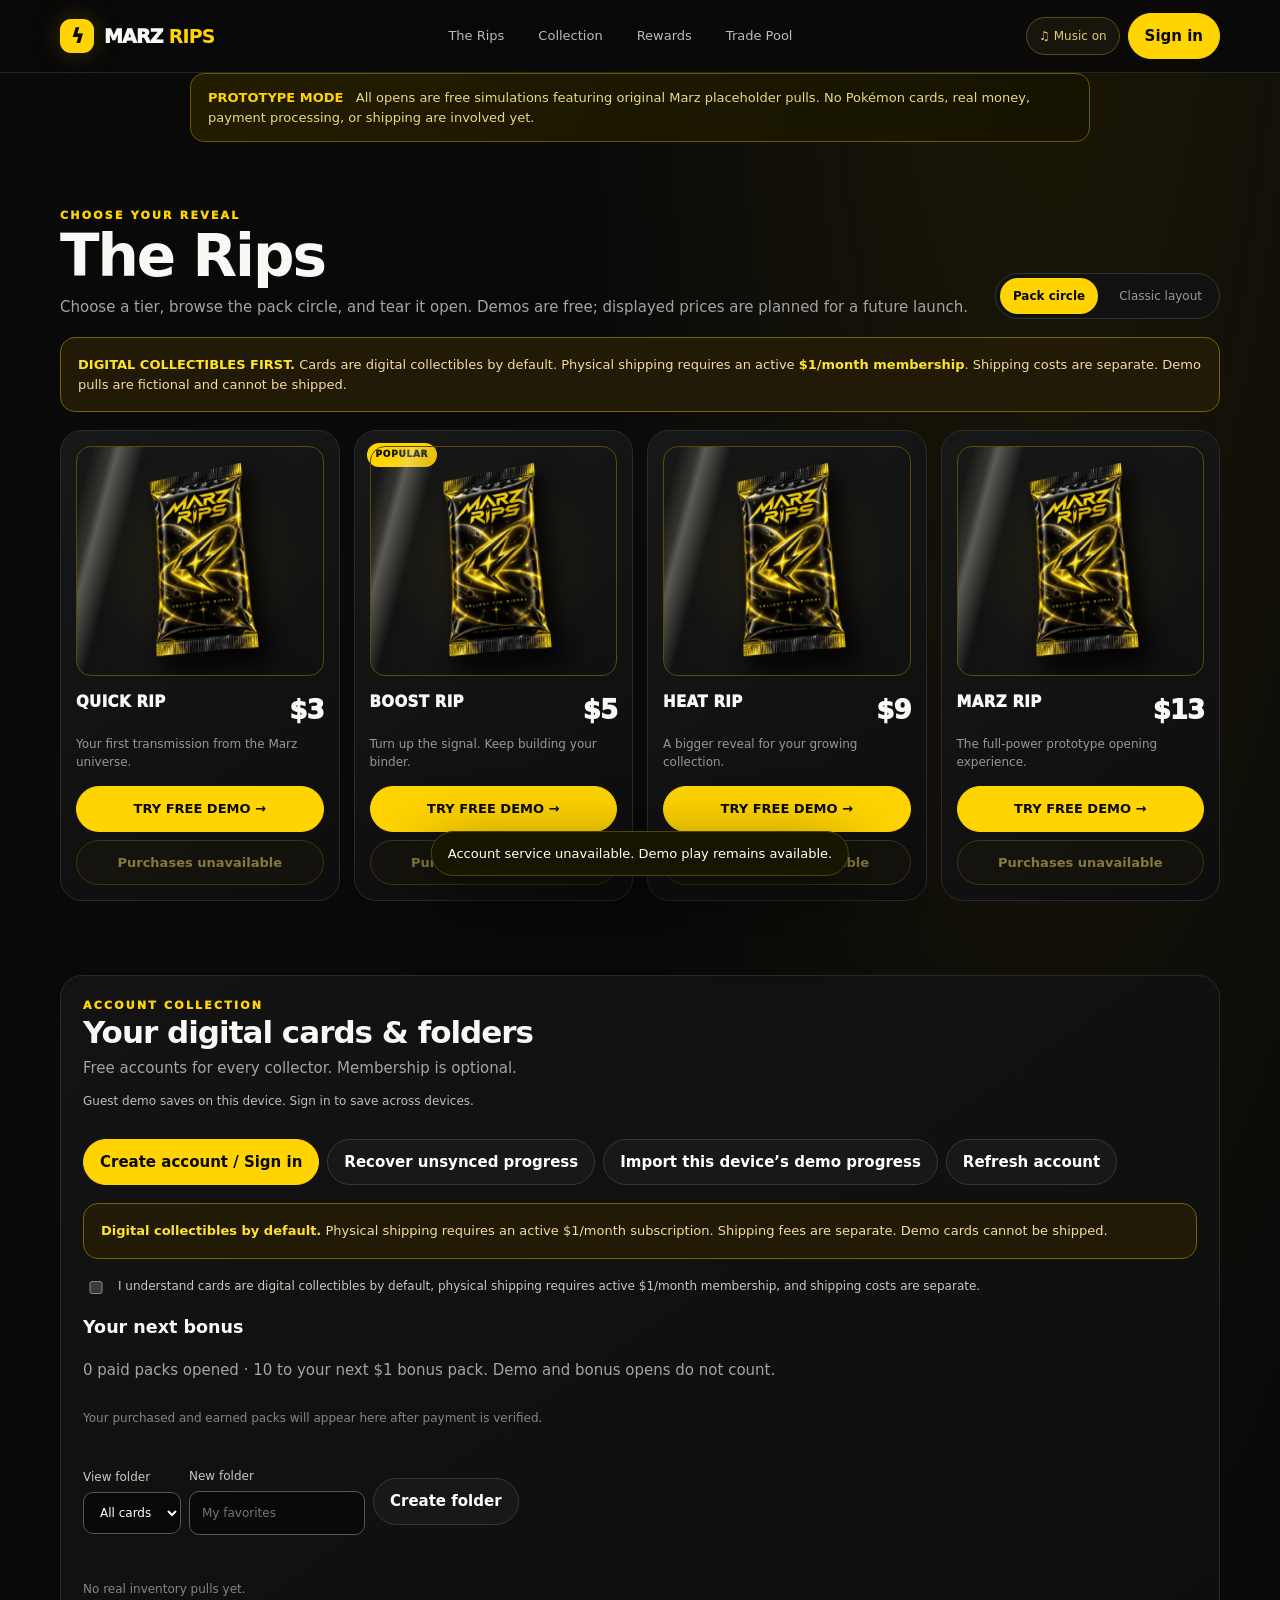
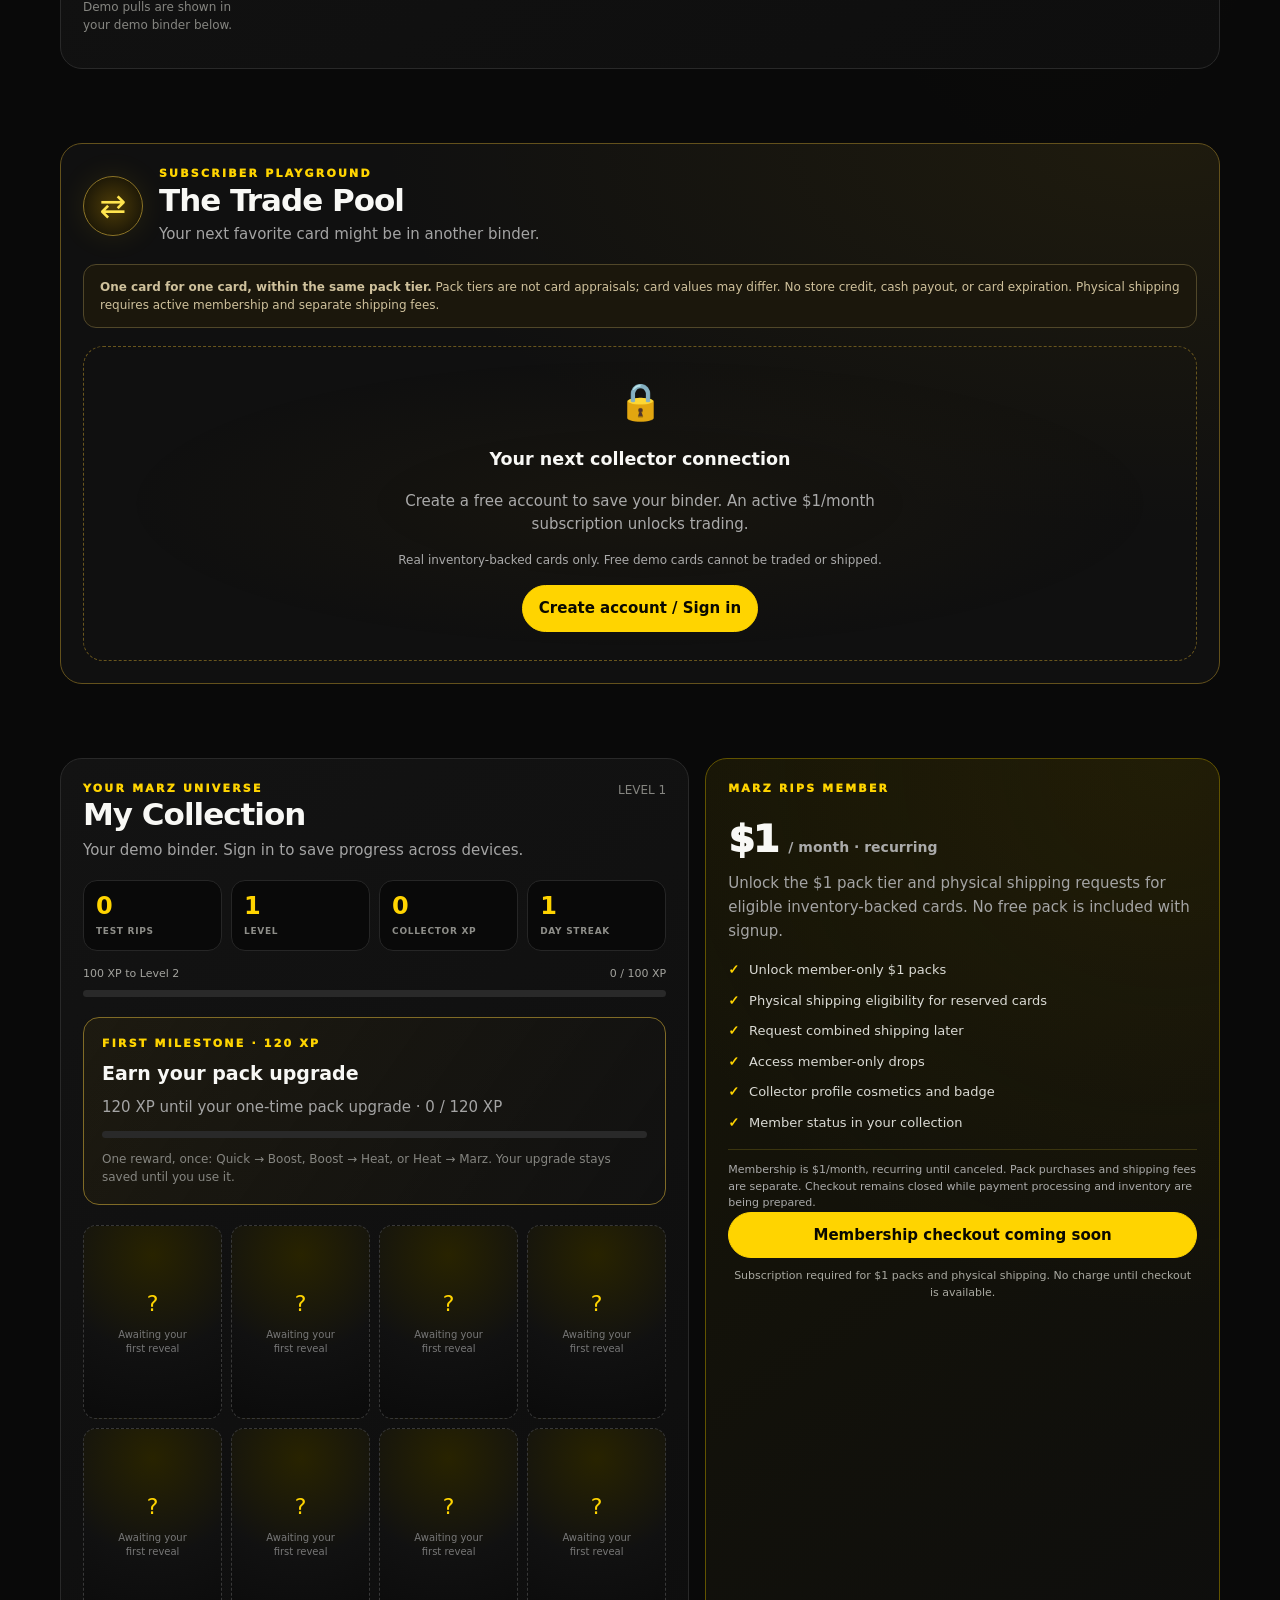
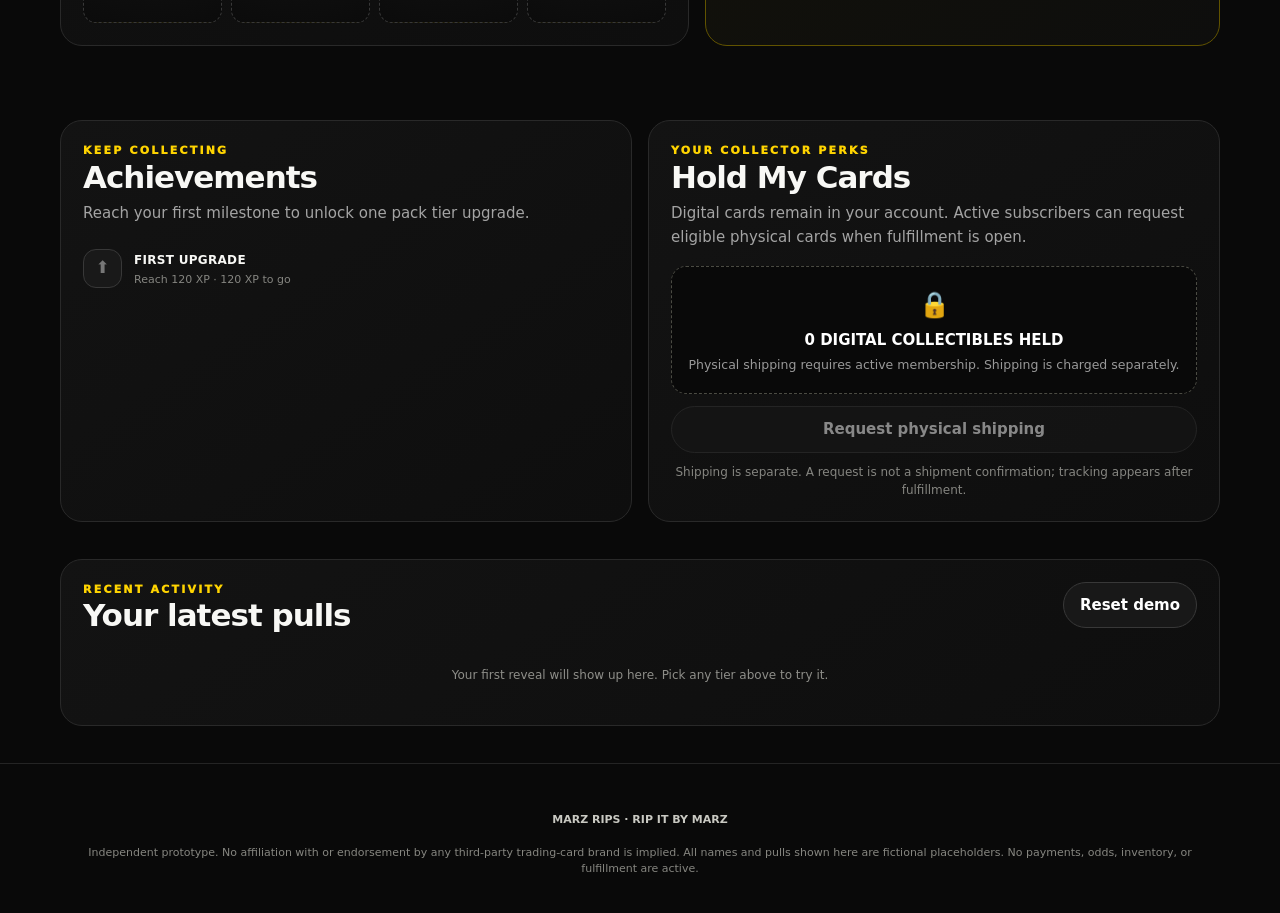
<file: index.html>
<!doctype html>
<html lang="en">
<head>
  <meta charset="utf-8">
  <meta name="viewport" content="width=device-width, initial-scale=1, viewport-fit=cover">
  <meta name="theme-color" content="#090909">
  <meta name="description" content="Marz Rips — a collector-first pack-opening prototype. Rip, reveal, and build your collection.">
  <title>Marz Rips — Rip It by Marz</title>
  <style>
    :root{color-scheme:dark;--yellow:#ffd400;--bg:#090909;--surface:#111;--surface2:#171717;--line:#292929;--muted:#a4a4a4;--text:#f8f8f5;--green:#a8ec8d;--radius:22px;--shadow:0 24px 70px #0009}
    *{box-sizing:border-box}html{scroll-behavior:smooth;scroll-padding-top:90px}body{margin:0;background:radial-gradient(ellipse at 82% -8%,#44380055,transparent 31rem),var(--bg);color:var(--text);font:15px/1.5 Inter,ui-sans-serif,system-ui,-apple-system,"Segoe UI",sans-serif}button{font:inherit;color:inherit}a{color:inherit}.wrap{width:min(1160px,calc(100% - 40px));margin:auto}.nav{position:sticky;top:0;z-index:10;background:#090909e8;border-bottom:1px solid #252525;backdrop-filter:blur(18px)}.navin{height:72px;display:flex;align-items:center;justify-content:space-between;gap:20px}.brand{display:flex;align-items:center;gap:10px;text-decoration:none;font-size:19px;font-weight:1000;letter-spacing:-.8px;white-space:nowrap}.brandmark{display:grid;place-items:center;width:34px;height:34px;background:var(--yellow);color:#080808;border-radius:11px;font-size:19px;box-shadow:0 0 26px #ffd40033}.brand b{color:var(--yellow)}.navlinks{display:flex;align-items:center;gap:8px}.navlinks a{color:#bbb;text-decoration:none;padding:10px 13px;border-radius:999px;font-size:13px}.navlinks a:hover{color:white;background:#ffffff0c}.navcta,.btn{display:inline-flex;align-items:center;justify-content:center;gap:8px;border:1px solid #383838;background:#181818;color:white;border-radius:999px;padding:11px 16px;font-weight:800;text-decoration:none;cursor:pointer;transition:transform .18s,border-color .18s,background .18s}.navcta:hover,.btn:hover{transform:translateY(-1px);border-color:#777}.btn.primary,.navcta{background:var(--yellow);border-color:var(--yellow);color:#0a0900}.btn.primary:hover,.navcta:hover{background:#ffe44a;border-color:#ffe44a}.btn:focus-visible,.nav a:focus-visible,button:focus-visible{outline:3px solid #fff;outline-offset:3px}.btn:disabled{opacity:.5;cursor:not-allowed;transform:none}.eyebrow{color:var(--yellow);font-size:11px;font-weight:950;letter-spacing:2.2px;text-transform:uppercase}.hero{padding:clamp(54px,8vw,100px) 0 46px;text-align:center}.hero .eyebrow{display:inline-flex;align-items:center;gap:8px}.hero h1{font-size:clamp(54px,10vw,112px);line-height:.82;letter-spacing:-.085em;margin:20px 0 24px;font-weight:1000}.hero h1 span{color:var(--yellow)}.hero p{max-width:650px;margin:0 auto;color:#b8b8b3;font-size:clamp(15px,2vw,18px);line-height:1.75}.hero-actions{display:flex;justify-content:center;gap:11px;flex-wrap:wrap;margin:28px 0 0}.hero-meta{display:flex;justify-content:center;gap:18px;flex-wrap:wrap;color:#8e8e89;font-size:12px;margin:21px auto 0}.hero-meta span{display:flex;align-items:center;gap:7px}.dot{width:7px;height:7px;border-radius:50%;background:var(--green);box-shadow:0 0 12px #a8ec8d66}.notice{max-width:900px;margin:0 auto 24px;padding:14px 17px;border:1px solid #665800;background:linear-gradient(110deg,#231d00,#151300);border-radius:14px;color:#e6d987;font-size:13px;text-align:left}.notice strong{color:var(--yellow)}.section{padding:37px 0}.sectionhead{display:flex;justify-content:space-between;align-items:end;gap:18px;margin-bottom:18px}.section h2,.panel h2{font-size:clamp(23px,4vw,31px);letter-spacing:-1px;line-height:1.1;margin:0 0 7px}.sub{color:var(--muted);margin:0;line-height:1.6}.micro{font-size:12px;color:#858580}.grid{display:grid;grid-template-columns:repeat(4,minmax(0,1fr));gap:14px}.pack{position:relative;isolation:isolate;padding:15px;border-radius:var(--radius);border:1px solid #2b2b2b;background:linear-gradient(145deg,#181818,#0d0d0d);overflow:hidden;transition:transform .2s,border-color .2s,box-shadow .2s}.pack:hover{transform:translateY(-4px);border-color:#665800;box-shadow:0 15px 38px #0008}.pack-art{height:174px;border:1px solid #5a4b00;border-radius:15px;background:radial-gradient(circle at 50% 42%,#ffd40022,transparent 48%),repeating-linear-gradient(135deg,#0a0a0a 0 17px,#141414 17px 34px);display:grid;place-items:center;position:relative;margin-bottom:15px;overflow:hidden}.pack-art:after{content:"MARZ RIPS";position:absolute;bottom:12px;font-weight:950;letter-spacing:3px;font-size:9px;color:#d1b300}.pack-symbol{width:67px;height:78px;clip-path:polygon(18% 0,83% 0,100% 14%,91% 88%,77% 100%,17% 100%,2% 89%,9% 15%);border:1px solid var(--yellow);background:linear-gradient(150deg,#282000,#090909);display:grid;place-items:center;color:var(--yellow);font-size:35px;filter:drop-shadow(0 0 16px #ffd40044)}.pack-top{display:flex;align-items:start;justify-content:space-between;gap:6px}.pack h3{font-size:15px;margin:0;font-weight:950;letter-spacing:.35px}.price{font-size:26px;font-weight:1000;letter-spacing:-1px;white-space:nowrap}.pack p{min-height:38px;color:#979792;font-size:12px;margin:5px 0 13px}.pack .btn{width:100%;padding:12px;font-size:13px}.pilltag{position:absolute;top:12px;left:12px;background:var(--yellow);color:#080808;font-weight:950;font-size:9px;text-transform:uppercase;letter-spacing:.7px;border-radius:99px;padding:5px 9px}.layout{display:grid;grid-template-columns:minmax(0,1.1fr) minmax(290px,.9fr);gap:16px}.panel{background:linear-gradient(145deg,#131313,#0e0e0e);border:1px solid #292929;border-radius:var(--radius);padding:22px;min-width:0}.panelhead{display:flex;align-items:start;justify-content:space-between;gap:10px}.stats{display:grid;grid-template-columns:repeat(4,1fr);gap:9px;margin-top:18px}.stat{padding:12px;border:1px solid #262626;background:#090909;border-radius:14px;min-width:0}.stat b{display:block;font-size:24px;line-height:1.1;color:var(--yellow)}.stat span{display:block;margin-top:5px;font-size:9px;font-weight:800;letter-spacing:.7px;color:#8e8e89;text-transform:uppercase}.progress-wrap{margin-top:15px}.progress-label{display:flex;justify-content:space-between;font-size:11px;color:#a3a39e;margin-bottom:7px}.progress{height:7px;border-radius:99px;background:#292929;overflow:hidden}.progress i{display:block;height:100%;width:0;background:linear-gradient(90deg,#e9bd00,var(--yellow));border-radius:99px;transition:width .3s}.binder{display:grid;grid-template-columns:repeat(4,minmax(0,1fr));gap:9px;margin-top:18px}.card{aspect-ratio:2.5/3.5;border:1px dashed #383838;border-radius:13px;background:radial-gradient(circle at 50% 15%,#282300,#111 55%,#0b0b0b);display:flex;align-items:center;justify-content:center;text-align:center;padding:9px;color:#777;font-size:10px;line-height:1.4;position:relative;overflow:hidden}.card .card-symbol{display:block;color:var(--yellow);font-size:22px;margin-bottom:8px}.card.owned{border-style:solid;border-color:#756100;color:#f3e9af}.card.owned:before{content:"";position:absolute;inset:-80%;background:linear-gradient(120deg,transparent,#ffd40022,transparent);transform:rotate(25deg);pointer-events:none}.cardcontent{position:relative;z-index:1}.card-tier{display:block;color:#a9a9a1;font-size:9px;margin-top:5px}.member{border-color:#615300;background:radial-gradient(circle at 90% 0,#493c003d,transparent 55%),linear-gradient(145deg,#171507,#0e0e0d)}.memberprice{font-size:38px;font-weight:1000;letter-spacing:-2px;margin:14px 0 3px}.memberprice small{font-size:14px;letter-spacing:0;color:#aaa;font-weight:600}.checklist{list-style:none;margin:17px 0;padding:0;display:grid;gap:11px}.checklist li{color:#dadad4;font-size:13px}.checklist li:before{content:"✓";color:var(--yellow);font-weight:1000;margin-right:10px}.member-note{border-top:1px solid #3b350f;padding-top:12px;font-size:11px;color:#aaa}.member .btn{width:100%}.member-state{font-size:11px;color:#a9a9a1;margin:10px 0 0;text-align:center}.subgrid{display:grid;grid-template-columns:1fr 1fr;gap:16px}.ach-list{display:grid;gap:0;margin-top:11px}.ach{display:flex;align-items:center;gap:12px;padding:12px 0;border-bottom:1px solid #242424}.ach:last-child{border:0}.badge{width:39px;height:39px;flex:0 0 39px;border-radius:13px;border:1px solid #383838;background:#191919;display:grid;place-items:center;color:#777;font-size:17px}.badge.unlocked{color:var(--yellow);border-color:#705f00;background:#242000}.ach b{font-size:12px;letter-spacing:.3px}.ach small{display:block;color:#858580;font-size:11px;margin-top:2px}.holdbox{margin-top:17px;padding:19px 14px;border:1px dashed #4b4b43;border-radius:15px;text-align:center;color:#aaa;background:#090909}.holdbox.active{border-color:#615300;background:#171507;color:#f4e694}.holdicon{display:block;font-size:25px;margin-bottom:6px}.holdbox strong{color:#fff}.holdbox small{display:block;color:#999;margin-top:4px}.hold-actions{display:grid;gap:8px;margin-top:12px}.hold-actions .btn{width:100%}.activity{display:grid;gap:8px;margin-top:14px}.activity-row{display:flex;justify-content:space-between;gap:12px;padding:10px 12px;background:#0a0a0a;border:1px solid #252525;border-radius:12px;font-size:12px}.activity-row span:last-child{color:#aaa;white-space:nowrap}.empty{color:#8e8e89;text-align:center;padding:19px 5px;font-size:12px}.toast{position:fixed;z-index:30;left:50%;bottom:calc(24px + env(safe-area-inset-bottom));transform:translate(-50%,18px);padding:12px 16px;border:1px solid #504500;border-radius:999px;background:#171500;color:#fff;font-size:13px;box-shadow:var(--shadow);opacity:0;pointer-events:none;transition:.25s;max-width:calc(100% - 32px);text-align:center}.toast.show{opacity:1;transform:translate(-50%,0)}.modal{position:fixed;inset:0;z-index:20;background:#000c;display:none;place-items:center;padding:18px;backdrop-filter:blur(9px)}.modal.show{display:grid}.modalbox{width:min(470px,100%);border:1px solid #504500;background:linear-gradient(145deg,#171507,#090909);border-radius:26px;padding:18px;box-shadow:0 25px 100px #000}.modalhead{display:flex;justify-content:space-between;align-items:center;margin-bottom:14px}.modalhead h2{font-size:16px;margin:0}.iconbtn{width:38px;height:38px;border-radius:50%;border:1px solid #393939;background:#111;cursor:pointer}.tear{position:relative;height:min(56vh,380px);min-height:285px;border:2px solid #5b4c00;border-radius:19px;display:grid;place-items:center;text-align:center;cursor:default;background:radial-gradient(circle at 50% 44%,#ffd4001b,transparent 48%),repeating-linear-gradient(135deg,#090909 0 20px,#151515 20px 40px);box-shadow:inset 0 0 45px #ffd40012,0 0 36px #ffd4001a;overflow:hidden;padding:18px;user-select:none;touch-action:pan-y}.tear.ripping{animation:shake .55s linear 2}.tear.ripped{background:radial-gradient(circle at 50% 45%,#74600070,transparent 48%),#0c0b07}.rip-pack-face{position:relative;width:min(235px,68%);height:158px;margin:4px auto 20px;border:1px solid #806b00;border-radius:14px;background:linear-gradient(145deg,#282000,#100e04 58%,#070707);box-shadow:0 13px 35px #0009,inset 0 0 30px #ffd40013;transition:transform .25s,opacity .25s;overflow:visible}.rip-pack-face:before{content:"";position:absolute;inset:8px;border:1px solid #443800;border-radius:9px;pointer-events:none}.pack-brand{position:absolute;inset:28px 0 auto;color:var(--yellow);font-weight:1000;letter-spacing:3px;font-size:14px}.pack-mark{position:absolute;top:59px;left:50%;transform:translateX(-50%);font-size:39px;color:var(--yellow);text-shadow:0 0 20px #ffd40066}.rip-track{position:absolute;left:8%;right:8%;top:112px;height:8px;border-top:2px dashed #ad9200;background:#090909;border-radius:9px}.rip-track-fill{height:5px;width:var(--rip-progress,0%);border-radius:9px;background:linear-gradient(90deg,#b79800,var(--yellow));box-shadow:0 0 11px #ffd40077}.rip-handle{position:absolute;top:-20px;left:0;display:grid;place-items:center;width:46px;height:46px;border:2px solid #fff2a8;border-radius:14px;background:var(--yellow);color:#090909;font-size:23px;font-weight:1000;box-shadow:0 5px 19px #0009;cursor:grab;touch-action:none;transform:translateX(var(--handle-x,0px));transition:transform .06s;z-index:2}.rip-handle:active{cursor:grabbing}.tear.ripping .rip-handle,.tear.ripped .rip-handle{cursor:default}.rip-instruction{font-size:13px;font-weight:950;letter-spacing:.5px;color:#f4e394}.rip-hint{margin-top:6px;color:#9d9d96;font-size:11px}.tear.ripped .rip-instruction,.tear.ripped .rip-hint{display:none}.reveal-card{position:absolute;inset:18px;display:grid;place-content:center;opacity:0;transform:translateY(18px) scale(.86);transition:opacity .35s,transform .35s;pointer-events:none}.tear.ripped .reveal-card{opacity:1;transform:translateY(0) scale(1)}.tear.ripped .rip-pack-face{position:absolute;width:min(235px,62%);height:76%;top:12%;left:50%;margin:0;transform:translateX(-50%) rotate(-4deg);opacity:.18}.tear.ripped .reveal-title{margin:0;color:#fff2a8}.sound-toggle{border:1px solid #383838;background:#111;border-radius:999px;padding:7px 10px;color:#c9c9c2;font-size:11px;font-weight:800;cursor:pointer}.sound-toggle[aria-pressed="true"]{border-color:#665800;color:var(--yellow)}.reveal-title{font-size:clamp(20px,6vw,28px);font-weight:1000;letter-spacing:-.7px;margin-top:12px}.reveal-sub{color:#aaa;font-size:12px;margin-top:7px}.modalfoot{display:grid;gap:10px;margin-top:13px}.modalfoot .btn{width:100%}.modalfoot .btn[hidden]{display:none!important}.tiny{color:#868680;font-size:10px;text-align:center}.footer{padding:48px 0 35px;border-top:1px solid #242424;color:#868680;text-align:center;font-size:11px}.footer strong{color:#c9c9c2}.bottomnav{display:none}@keyframes shake{0%,100%{transform:translateX(0) rotate(0)}20%{transform:translateX(-7px) rotate(-1deg)}40%{transform:translateX(6px) rotate(1deg)}60%{transform:translateX(-5px)}80%{transform:translateX(5px)}}
    @media(max-width:900px){.grid{grid-template-columns:repeat(2,minmax(0,1fr))}.pack-art{height:155px}.layout{grid-template-columns:1fr 1fr}.subgrid{grid-template-columns:1fr}}
    @media(max-width:640px){html{scroll-padding-top:76px}.wrap{width:min(100% - 28px,520px)}.navin{height:62px}.brand{font-size:17px}.brandmark{width:31px;height:31px}.navlinks{display:none}.navcta{padding:9px 13px;font-size:12px}.hero{padding:52px 0 29px}.hero h1{font-size:clamp(53px,17vw,82px);margin:18px 0}.hero p{font-size:14px;line-height:1.65}.hero-actions .btn{flex:1;min-width:145px}.hero-meta{gap:10px 15px;font-size:10px}.notice{font-size:12px;padding:12px 13px;margin-bottom:13px}.section{padding:28px 0}.sectionhead{align-items:start;flex-direction:column;gap:5px}.section h2,.panel h2{font-size:23px}.grid{gap:10px}.pack{padding:10px;border-radius:18px}.pack-art{height:138px;border-radius:12px;margin-bottom:11px}.pack-symbol{width:57px;height:67px;font-size:29px}.pack h3{font-size:12px}.price{font-size:22px}.pack p{min-height:36px;font-size:10px;margin:3px 0 10px}.pack .btn{padding:10px 5px;font-size:11px}.pilltag{top:8px;left:8px;font-size:8px}.layout{grid-template-columns:1fr;gap:11px}.panel{padding:17px;border-radius:19px}.stats{gap:7px;margin-top:14px}.stat{padding:10px}.stat b{font-size:21px}.stat span{font-size:8px}.binder{gap:7px;margin-top:14px}.card{border-radius:10px;padding:6px;font-size:9px}.card .card-symbol{font-size:19px;margin-bottom:5px}.card-tier{font-size:8px}.subgrid{gap:11px}.ach{padding:10px 0}.holdbox{padding:16px 12px}.footer{padding:36px 0 92px;font-size:10px}.bottomnav{position:fixed;z-index:9;display:grid;grid-template-columns:repeat(4,1fr);gap:2px;left:10px;right:10px;bottom:calc(9px + env(safe-area-inset-bottom));padding:6px;border:1px solid #303030;border-radius:18px;background:#101010ed;backdrop-filter:blur(16px);box-shadow:0 8px 35px #0009}.bottomnav button{border:0;background:transparent;border-radius:12px;color:#aaa;font-size:9px;font-weight:800;padding:7px 2px;display:grid;place-items:center;gap:3px;cursor:pointer}.bottomnav button span{font-size:17px;line-height:1}.bottomnav button.active{color:var(--yellow);background:#ffd40012}.toast{bottom:calc(82px + env(safe-area-inset-bottom))}}
    @media(max-width:360px){.wrap{width:calc(100% - 22px)}.hero h1{font-size:51px}.pack-art{height:118px}.pack h3{font-size:11px}.price{font-size:20px}.hero-actions{gap:8px}.btn{padding:10px 12px}}
    @media(prefers-reduced-motion:reduce){*,*::before,*::after{scroll-behavior:auto!important;animation-duration:.01ms!important;animation-iteration-count:1!important;transition-duration:.01ms!important}}

/* Circular pack room. Classic layout remains available without changing collection data. */
[hidden]{display:none!important}
body.cinematic .hero{display:none}
body.cinematic #packs{padding-top:42px}
body.cinematic #packs h2{font-size:clamp(34px,6vw,58px);letter-spacing:-2px}
.layout-switch{display:flex;align-items:center;gap:8px;padding:4px;border:1px solid #383329;border-radius:99px;background:#111;flex-shrink:0}
.layout-switch button{border:0;background:transparent;padding:9px 13px;border-radius:99px;color:#999;font-size:12px;cursor:pointer}
.layout-switch button[aria-pressed=true]{background:#ffd400;color:#080808;font-weight:900}
body.cinematic .pack-art{height:206px;background:radial-gradient(ellipse at 50% 50%,#6d590050,transparent 70%),repeating-linear-gradient(135deg,#0a0a0a 0 17px,#141414 17px 34px)}
body.cinematic .pack-symbol{width:100px;height:128px;font-size:49px;background:linear-gradient(125deg,#191500,#5c4b00 35%,#151100 55%,#382e00);box-shadow:inset 0 0 20px #ffd40044}
body.cinematic .modal{padding:16px;background:radial-gradient(ellipse at 50% 55%,#272000d9,#020202f5 75%);overflow:auto}
body.cinematic .modalbox{width:min(780px,100%);border-color:#4e431d;background:radial-gradient(ellipse at 50% 35%,#211b09,#090909 65%);padding:24px;position:relative;overflow:hidden}
body.cinematic .modalhead h2{font-size:20px;letter-spacing:-.5px}
.opening-steps{display:flex;gap:20px;color:#666;font-size:10px;letter-spacing:1.3px;text-transform:uppercase;margin:12px 0 22px}
.opening-steps span.active{color:var(--yellow)}
.pack-room{position:relative;text-align:center}
.room-title{font-size:30px;letter-spacing:-1px;font-weight:950;line-height:1.15;margin:4px 0 8px}
.room-hint{color:#a6a398;font-size:12px;margin:0}
.orbit-stage{height:330px;position:relative;isolation:isolate;overflow:hidden;touch-action:pan-y;user-select:none;cursor:grab;outline-offset:-4px}
.orbit-stage:active{cursor:grabbing}
.orbit-ring{position:absolute;left:12%;right:12%;top:50%;height:115px;border:1px solid #a88b0055;border-radius:50%;box-shadow:0 0 30px #ffd40019,inset 0 0 28px #ffd40015;transform:rotate(-5deg);pointer-events:none}
.orbit-ring:after{content:'';position:absolute;inset:17px;border:1px solid #d2ae0022;border-radius:50%}
.orbit-pack{position:absolute;left:50%;top:37%;width:132px;height:194px;margin:-65px 0 0 -66px;border:1px solid #8b742a;border-radius:9px;padding:14px 10px;background:repeating-linear-gradient(0deg,transparent 0 3px,#ffffff06 3px 4px),linear-gradient(125deg,#29251a,#6c5718 18%,#151309 38%,#51451d 66%,#0f0d07);box-shadow:inset 0 1px 3px #fff6,0 20px 26px #0009;display:flex;flex-direction:column;align-items:center;justify-content:center;gap:6px;will-change:transform;transition:transform .35s cubic-bezier(.2,.75,.2,1),opacity .35s,filter .35s;cursor:pointer;color:#ffdc45;overflow:hidden}
.orbit-pack:before,.orbit-pack:after{content:'';position:absolute;left:0;right:0;height:12px;background:repeating-linear-gradient(90deg,#9e853c 0 2px,#362b13 2px 5px);border-bottom:1px solid #b7a15b66}
.orbit-pack:before{top:0}.orbit-pack:after{bottom:0}
.orbit-pack .foil-mark{font-size:62px;text-shadow:0 0 25px #ffce0066;line-height:1.2}
.orbit-pack b{font-size:13px;letter-spacing:1.4px}.orbit-pack small{font-size:8px;letter-spacing:1.3px}.orbit-pack .pack-number{font:10px ui-monospace,monospace;margin-top:8px;color:#dfd2ab}
.orbit-pack[aria-pressed=true]{border-color:#ffdf60;box-shadow:0 0 25px #ffd40030,0 26px 30px #000,inset 0 0 20px #ffe45c20}
.orbit-nav{display:flex;justify-content:center;align-items:center;gap:20px;margin:-8px 0 14px;position:relative;z-index:12}
.orbit-nav button{width:42px;height:42px;border:1px solid #5c4c23;border-radius:50%;background:#18150c;color:#ffde50;font-size:24px;cursor:pointer}
.orbit-label{font:12px ui-monospace,monospace;color:#e2d7aa;min-width:135px}
.cinematic #ripButton{background:transparent;border-color:#383329;color:#aaa;width:auto;justify-self:center;font-size:11px;padding:8px 14px}
.room-confirm{width:min(360px,100%);min-height:49px;font-size:14px}
body.cinematic .tear{height:375px;min-height:300px;border:0;background:radial-gradient(ellipse at 50% 75%,#7a590022,transparent 65%);box-shadow:none;padding:16px;overflow:hidden}
body.cinematic .rip-pack-face{width:195px;height:255px;border-radius:9px;background:repeating-linear-gradient(0deg,transparent 0 3px,#ffffff06 3px 4px),linear-gradient(120deg,#312816,#857032 20%,#171208 38%,#4f431d 70%,#0c0b08);box-shadow:0 20px 40px #0009,inset 0 0 28px #ffd40022;margin:0 auto 17px}
body.cinematic .pack-brand{top:65px;font-size:17px;letter-spacing:2px}
body.cinematic .pack-mark{top:102px;font-size:65px}
body.cinematic .rip-track{top:29px;border-top-color:#ffe48b;left:7%;right:7%}
body.cinematic .rip-pack-face:after{content:'SELECTED PACK';position:absolute;bottom:28px;left:0;right:0;font-size:9px;letter-spacing:2px;color:#b9a66a}
body.cinematic .tear.ripping{animation:anticipation .65s ease-in-out infinite}
body.cinematic .tear.ripping .rip-pack-face{transform:scale(1.025);box-shadow:0 0 70px #ffc40055}
body.cinematic .tear.ripped .rip-pack-face{width:195px;height:255px;left:50%;top:15px;opacity:0;transform:translateX(-50%) translateY(-100px) rotate(-20deg);transition:opacity .5s,transform .7s}
body.cinematic .reveal-card{inset:5px;z-index:3;transform:translateY(90px) scale(.75) rotateY(65deg);transition:opacity .7s,transform .9s cubic-bezier(.15,.8,.2,1)}
body.cinematic .tear.ripped .reveal-card{transform:translateY(0) scale(1) rotateY(0)}
.reveal-art{width:190px;height:256px;margin:0 auto 9px;border:2px solid #d7b454;border-radius:13px;padding:8px;position:relative;overflow:hidden;background:linear-gradient(130deg,#463421,#d3ad4666 25%,#160f20 45%,#a6782966 70%,#302518);box-shadow:0 0 24px #ffd40044,0 22px 45px #000}
.reveal-art-inner{height:100%;position:relative;overflow:hidden;border:1px solid #d6b86666;border-radius:8px;background:radial-gradient(circle at 50% 44%,#593c82,#1c1532 40%,#070a12 78%);display:flex;flex-direction:column;align-items:center;justify-content:center}
.reveal-art-inner:before{content:'';width:240px;height:70px;position:absolute;top:80px;left:-35px;border:1px solid #fcd67466;border-radius:50%;transform:rotate(-30deg);box-shadow:0 0 22px #8b65bb55}
.reveal-art-inner:after{content:'';position:absolute;inset:-100%;background:linear-gradient(110deg,transparent 42%,#fff9 50%,transparent 58%);transform:translateX(-60%) rotate(20deg);animation:none}
.tear.ripped .reveal-art-inner:after{animation:foil-pass 2.5s ease-out 1}
.reveal-glyph{font-size:82px;line-height:1;color:#ffe68a;text-shadow:0 0 28px #e5b945;position:relative;z-index:1}
.reveal-art-label{position:absolute;top:10px;font-size:8px;letter-spacing:2px;color:#e6d4a0}.reveal-art-rarity{position:absolute;bottom:13px;font-size:10px;font-weight:900;letter-spacing:2px;color:#ffdf84}
body.cinematic .reveal-title{font-size:24px;margin-top:0}.reveal-sub{max-width:300px;margin:5px auto 0}
body.classic .reveal-art,body.classic .opening-steps{display:none}
.reveal-effects{position:absolute;inset:0;pointer-events:none;z-index:1;opacity:0;overflow:hidden}
.tear.ripped .reveal-effects{opacity:1}
.reveal-bloom{position:absolute;width:300px;height:300px;left:50%;top:40%;margin:-150px;background:radial-gradient(circle,#fff8bf99,#ffcc0022 35%,transparent 65%);border-radius:50%;animation:reveal-bloom 1.2s ease-out both}
.light-beam{position:absolute;left:50%;top:-90px;width:110px;height:500px;transform-origin:50% 80%;background:linear-gradient(180deg,transparent,#f5d36f2b,transparent);filter:blur(5px)}
.light-beam.a{transform:rotate(32deg)}.light-beam.b{transform:rotate(-32deg)}
.spark{position:absolute;left:50%;top:48%;width:3px;height:3px;border-radius:50%;background:#ffe79b;box-shadow:0 0 8px #ffcd38;animation:spark-out 1.5s ease-out both;animation-delay:var(--delay)}
@keyframes spark-out{from{transform:translate(0,0) scale(1.3);opacity:1}to{transform:translate(var(--sx),var(--sy)) scale(.2);opacity:0}}
@keyframes reveal-bloom{0%{opacity:0;transform:scale(.3)}35%{opacity:1;transform:scale(1.4)}100%{opacity:.2;transform:scale(1.8)}}
@keyframes foil-pass{to{transform:translateX(65%) rotate(20deg)}}
@keyframes anticipation{0%,100%{transform:translateY(0)}50%{transform:translateY(-3px)}}
@media(max-width:640px){body.cinematic #packs{padding-top:24px}.layout-switch button{padding:8px 11px;font-size:11px}body.cinematic .sectionhead{gap:15px}body.cinematic .pack-art{height:150px}body.cinematic .pack-symbol{width:74px;height:105px;font-size:37px}body.cinematic .modal{padding:9px}body.cinematic .modalbox{padding:16px 12px;border-radius:22px;max-height:calc(100dvh - 18px);overflow:auto}.opening-steps{gap:15px;margin-bottom:16px;font-size:9px}.room-title{font-size:26px}.orbit-stage{height:295px}.orbit-pack{width:112px;height:170px;margin-left:-56px}.orbit-pack .foil-mark{font-size:51px}.orbit-pack b{font-size:11px}.orbit-pack small{font-size:7px}.orbit-nav{margin-top:-4px}body.cinematic .tear{height:365px;min-height:290px}body.cinematic .modalhead h2{font-size:17px}.sound-toggle{font-size:10px;padding:7px}.room-hint{font-size:11px}}
@media(prefers-reduced-motion:reduce){.reveal-effects{display:none!important}.orbit-pack{will-change:auto}.tear.ripping{animation:none!important}.reveal-art-inner:after{display:none}}


/* Suspense phase: no pull identity is displayed until the final reveal. */
.music-toggle{background:#18150d;border:1px solid #5a4b20;color:#e6ca73;border-radius:99px;padding:9px 12px;font-size:12px;cursor:pointer;white-space:nowrap}
.music-toggle[aria-pressed=false]{color:#999;border-color:#333}
.tear-cap{display:none}body.cinematic .tear-cap{display:block;position:absolute;left:-1px;right:-1px;top:-1px;height:35px;border:1px solid #ae9245;border-radius:8px 8px 0 0;background:repeating-linear-gradient(90deg,#9e853c 0 2px,#362b13 2px 5px);transform-origin:0 100%;transform:rotate(calc(var(--tear-amount,0) * -3deg));transition:transform .15s;z-index:1;pointer-events:none}
body.cinematic .tear.ripping{animation:none}
body.cinematic .tear.ripping .tear-cap{transform:translate(22px,-95px) rotate(-32deg);transition:transform 1s cubic-bezier(.2,.6,.3,1)}
body.cinematic .tear.showtime .rip-pack-face{opacity:0;transform:translateY(-110px) rotate(-9deg) scale(.85);transition:transform .9s,opacity .7s}
.tear.showtime .rip-instruction,.tear.showtime .rip-hint{visibility:hidden}
.mystery-card{position:absolute;left:50%;top:22px;width:190px;height:256px;margin-left:-95px;perspective:1100px;z-index:4;visibility:hidden;opacity:0;pointer-events:none}
.tear.showtime .mystery-card{visibility:visible;opacity:1;transition:opacity .5s}
.mystery-spinner{position:relative;width:100%;height:100%;transform-style:preserve-3d}
.tear.showtime .mystery-spinner{animation:mystery-turn 3.55s cubic-bezier(.35,.05,.3,1) both}
.mystery-face{position:absolute;inset:0;backface-visibility:hidden;border:2px solid #e1bb5c;border-radius:13px;background:repeating-linear-gradient(135deg,#ffd40007 0 2px,transparent 2px 11px),radial-gradient(ellipse at 50% 45%,#735725,#14101c 65%);box-shadow:0 0 30px #ffd40033,0 18px 30px #0008;display:flex;flex-direction:column;align-items:center;justify-content:center;gap:16px;overflow:hidden}
.mystery-face:before{content:'';position:absolute;inset:8px;border:1px solid #cfb96666;border-radius:7px}.mystery-face:after{content:'';position:absolute;inset:-100%;background:linear-gradient(110deg,transparent 43%,#ffffca88 50%,transparent 57%);animation:none}
.tear.showtime .mystery-face:after{animation:mystery-shine 2s linear 2}
.mystery-face.reverse{transform:rotateY(180deg)}.mystery-face b{color:#ffe187;font-size:14px;letter-spacing:2px}.mystery-face span{font-size:72px;color:#ffe28b;text-shadow:0 0 24px #ffcf4b}.mystery-face small{color:#d8cba4;letter-spacing:2px;font-size:8px}
.suspense-label{position:absolute;bottom:35px;left:0;right:0;text-align:center;font-size:12px;color:#e2c776;letter-spacing:2px;font-weight:800;opacity:0}
.tear.showtime .suspense-label{opacity:1;transition:opacity .6s}.tear.ripped .suspense-label{opacity:0}
.tear.showtime .reveal-effects{opacity:1}.tear.showtime .light-beam.a{animation:sweep-a 3.5s ease-in-out both}.tear.showtime .light-beam.b{animation:sweep-b 3.5s ease-in-out both}
@keyframes mystery-turn{0%{transform:translateY(70px) scale(.65) rotateY(-160deg) rotateZ(-12deg)}22%{transform:translateY(0) scale(1) rotateY(0deg) rotateZ(4deg)}68%{transform:translateY(-12px) scale(1.06) rotateY(720deg) rotateZ(-4deg)}100%{transform:translateY(0) scale(1) rotateY(1080deg) rotateZ(0)}}
@keyframes mystery-shine{0%{transform:translateX(-65%) rotate(18deg)}100%{transform:translateX(65%) rotate(18deg)}}
@keyframes sweep-a{from{transform:rotate(-40deg)}to{transform:rotate(30deg)}}@keyframes sweep-b{from{transform:rotate(40deg)}to{transform:rotate(-30deg)}}
@media(max-width:640px){.cinematic .modalhead{flex-wrap:wrap;gap:10px}.cinematic .modalhead h2{flex:1 0 100%}.modalhead .music-toggle{font-size:10px;padding:7px 9px}.navin{gap:8px}.navcta{font-size:10px;padding:8px 10px}.music-toggle{font-size:10px;padding:8px 9px}.brand{font-size:15px;gap:6px}}
@media(prefers-reduced-motion:reduce){.mystery-card{display:none}.suspense-label{display:none}.tear-cap{transition:none!important}}

  
/* Physical foil packets: front face, folded side gusset and crimped seals. */
.orbit-pack{padding:0;border:0;background:none;box-shadow:none;overflow:visible;display:block;transform-style:preserve-3d}
.orbit-pack:before,.orbit-pack:after{display:none}
.packet-front{position:absolute;inset:0;display:flex;flex-direction:column;align-items:center;justify-content:center;gap:6px;border:1px solid #c4a65b;border-radius:7px;background:linear-gradient(100deg,#fff5bc28,transparent 12%,#0008 47%,transparent 68%,#fff6c735 89%,#0005),repeating-linear-gradient(0deg,transparent 0 3px,#ffffff08 3px 4px),linear-gradient(135deg,#a88b3f,#332a12 24%,#17130b 48%,#79612a 80%,#c4aa5d);box-shadow:inset 2px 0 3px #fff7,inset -3px 0 6px #000b,0 23px 24px #0009;transform:translateZ(6px);overflow:hidden;color:#ffe270}
.packet-front:before,.packet-front:after{content:'';position:absolute;left:0;right:0;height:13px;background:repeating-linear-gradient(90deg,#dcc276 0 1px,#594519 1px 3px,#ab8c3d 3px 4px);box-shadow:0 1px 2px #0009,inset 0 2px 2px #fff4;z-index:2}
.packet-front:before{top:0;border-bottom:1px solid #eee0ad66}.packet-front:after{bottom:0;border-top:1px solid #eee0ad66}
.packet-side{position:absolute;top:2px;bottom:2px;right:-6px;width:12px;border-radius:2px;background:linear-gradient(90deg,#473616,#c4a352 28%,#695021 45%,#221a0c 55%,#927132 90%);border:1px solid #ad8e44;transform:rotateY(90deg);transform-origin:center;box-shadow:inset 0 1px 3px #fff5;pointer-events:none}
.packet-front .foil-mark{color:#ffda3f;text-shadow:1px 2px 0 #715100,-1px -1px 0 #fff0a1,0 0 22px #ffd40044}
.orbit-pack[aria-pressed=true]{border:0;box-shadow:none}
.orbit-pack[aria-pressed=true] .packet-front{border-color:#fff0a1;box-shadow:inset 2px 0 3px #fff8,inset -3px 0 6px #000b,0 0 27px #ffd40025,12px 26px 25px #000b}
.orbit-pack:focus-visible{outline:2px solid #fff0a1;outline-offset:7px}
.catalog-packet{position:relative;width:112px;height:166px;transform:perspective(650px) rotateY(-24deg) rotateX(9deg) rotateZ(-8deg);transform-style:preserve-3d;transition:transform .5s;filter:drop-shadow(12px 16px 12px #0009)}
.catalog-packet .packet-front{gap:8px}.catalog-packet small{font-size:7px;letter-spacing:1.1px}.catalog-packet b{font-size:11px;letter-spacing:1px}.catalog-packet .foil-mark{font-size:60px;line-height:1}
.pack:hover .catalog-packet{transform:perspective(650px) rotateY(-13deg) rotateX(5deg) rotateZ(-3deg)}
body.classic .catalog-packet{display:none}
body.classic .pack-art:after{content:'ϟ';font-size:85px;color:#ffd400;text-shadow:0 0 25px #ffd40066}
body.cinematic .rip-pack-face{border-left:3px solid #d7b965;border-right:4px solid #4b3718;background:linear-gradient(100deg,#fff1aa25,transparent 20%,#0006 45%,transparent 70%,#fff0ae25 93%),repeating-linear-gradient(0deg,transparent 0 3px,#ffffff08 3px 4px),linear-gradient(120deg,#9f8240,#51401b 20%,#171208 45%,#796029 80%,#b19a54);box-shadow:inset 2px 0 4px #fff5,inset -3px 0 5px #0009,12px 22px 32px #000b}
.rip-packet-edge{display:none}body.cinematic .rip-packet-edge{display:block;position:absolute;right:-11px;top:5px;bottom:2px;width:8px;border:1px solid #816327;border-radius:0 4px 4px 0;background:linear-gradient(90deg,#b28c3e,#3b2b0c 50%,#786029);transform:skewY(24deg);transform-origin:left;pointer-events:none}
body.cinematic .rip-pack-face:before{inset:auto 0 0;height:13px;border:0;border-radius:0;background:repeating-linear-gradient(90deg,#c2a25b 0 1px,#51401c 1px 3px,#977a36 3px 4px)}
@media(max-width:650px){.catalog-packet{width:90px;height:132px}.catalog-packet .foil-mark{font-size:44px}.catalog-packet b{font-size:9px}.catalog-packet small{font-size:6px}}
@media(prefers-reduced-motion:reduce){.catalog-packet{transition:none}}


.packet-glint{position:absolute;inset:-30% -100%;background:linear-gradient(110deg,transparent 43%,#fff8cd22 48%,#fffce94d 50%,transparent 57%);transform:translateX(-35%);animation:foil-light 6s ease-in-out infinite;pointer-events:none}
@keyframes foil-light{0%,20%{transform:translateX(-35%)}65%,100%{transform:translateX(35%)}}
@media(prefers-reduced-motion:reduce){.packet-glint{animation:none;transform:none}}

.upgrade-reward{margin:20px 0;padding:18px;border:1px solid #806b26;border-radius:16px;background:linear-gradient(125deg,#3b300b44,#111)}.upgrade-reward h3{margin:7px 0;font-size:19px}.upgrade-reward .sub{margin:7px 0 12px}.upgrade-reward .micro{margin:12px 0 0}.upgrade-choices{display:flex;flex-wrap:wrap;gap:8px;margin:14px 0}.upgrade-choices .btn{font-size:12px;min-height:42px}.upgrade-offer{margin:0 0 18px;padding:13px 16px;border:1px solid #806b26;border-radius:14px;background:#ffd4000b}.upgrade-offer p{margin:0 0 10px;font-size:12px;color:#e4d6a1}.upgrade-offer .btn{font-size:12px;min-height:42px}.upgrade-offer .btn[aria-pressed=true]{background:#ffd400;color:#0b0900;border-color:#ffd400}
</style>
<link rel="stylesheet" href="account.css"><link rel="stylesheet" href="trading.css">
</head>
<body class="cinematic">
  <header class="nav"><div class="wrap navin">
    <a class="brand" href="#top" aria-label="Marz Rips home"><span class="brandmark">ϟ</span><span>MARZ <b>RIPS</b></span></a>
    <nav class="navlinks" aria-label="Main navigation"><a href="#packs">The Rips</a><a href="#collection">Collection</a><a href="#rewards">Rewards</a><a href="#trading">Trade Pool</a></nav>
    <div style="display:flex;align-items:center;gap:8px"><button class="music-toggle" id="musicToggle" type="button" aria-pressed="true" onclick="toggleMusic()" title="Original background music starts when you choose a tier">♫ Music on</button><button class="navcta" id="accountNav" type="button">Sign in</button><a class="btn" id="adminLink" href="admin.html" hidden>Admin</a></div>
  </div></header>
  <main class="wrap" id="top">
    <section class="hero">
      <div class="eyebrow"><span class="dot"></span> RIP &nbsp;•&nbsp; REVEAL &nbsp;•&nbsp; COLLECT</div>
      <h1>RIP IT.<br><span>BY MARZ.</span></h1>
      <p>Every rip adds a new signal to your collection. Build your binder, level up, and earn your place in the Marz universe. Choose a tier, then drag the tab across the pack to rip it open.</p>
      <div class="hero-actions"><button class="btn primary" type="button" onclick="go('packs')">Choose a rip <span aria-hidden="true">→</span></button><button class="btn" type="button" onclick="go('rewards')">See collector rewards</button></div>
      <div class="hero-meta"><span><i class="dot"></i> Opens are free in prototype</span><span>◈ Free accounts save progress online</span><span>✦ Cards not loaded yet</span></div><img class="hero-art" src="assets/marz-pack.webp" alt="Original black and yellow Marz Rips foil packet">
    </section>
    <div class="notice" role="status"><strong>PROTOTYPE MODE</strong> &nbsp; All opens are free simulations featuring original Marz placeholder pulls. No Pokémon cards, real money, payment processing, or shipping are involved yet.</div>

    <section class="section" id="packs">
      <div class="sectionhead"><div><div class="eyebrow">Choose your reveal</div><h2>The Rips</h2><p class="sub">Choose a tier, browse the pack circle, and tear it open. Demos are free; displayed prices are planned for a future launch.</p></div><div class="layout-switch" aria-label="Opening layout"><button id="cinemaLayout" type="button" aria-pressed="true" onclick="setLayout('cinematic')">Pack circle</button><button id="classicLayout" type="button" aria-pressed="false" onclick="setLayout('classic')">Classic layout</button></div></div>
      <div class="disclosure"><strong>DIGITAL COLLECTIBLES FIRST.</strong> Cards are digital collectibles by default. Physical shipping requires an active <strong>$1/month membership</strong>. Shipping costs are separate. Demo pulls are fictional and cannot be shipped.</div><div class="grid" id="packGrid"></div>
    </section>

    <section class="section" id="accountCollection"><div class="panel"><div class="panelhead"><div><div class="eyebrow">Account collection</div><h2>Your digital cards &amp; folders</h2><p id="accountIdentity" class="sub">Free accounts for every collector. Membership is optional.</p><p id="cloudState" class="sync-state">Sign in to save across devices.</p></div><button class="btn" id="signOut" hidden>Sign out</button></div><div class="account-actions"><button class="btn primary" id="createAccount">Create account / Sign in</button><button class="btn" id="recoverDemo">Recover unsynced progress</button><button class="btn" id="importDemo">Import this device’s demo progress</button><button class="btn" onclick="MarzAccount.refresh()">Refresh account</button></div><div class="disclosure"><strong>Digital collectibles by default.</strong> Physical shipping requires an active $1/month subscription. Shipping fees are separate. Demo cards cannot be shipped.</div><label class="purchase-consent"><input id="purchaseDisclosure" type="checkbox"><span>I understand cards are digital collectibles by default, physical shipping requires active $1/month membership, and shipping costs are separate.</span></label><h3>Your next bonus</h3><p id="loyaltyText" class="sub">Every 10 paid pack openings earns one $1 bonus pack. Demo and bonus openings do not count.</p><div class="ready-packs" id="readyPacks"></div><div class="collector-tools"><label>View folder<select id="folderFilter"><option value="">All cards</option></select></label><label>New folder<input id="folderName" maxlength="60" placeholder="My favorites"></label><button class="btn" id="newFolder">Create folder</button></div><div class="digital-binder" id="digitalBinder"></div><details id="shippingDetails" hidden><summary>Shipping address</summary><form id="shippingForm"><div class="subgrid"><label>Full name<input name="name" autocomplete="name" required maxlength="200"></label><label>Street address<input name="line1" autocomplete="address-line1" required maxlength="200"></label><label>Address line 2<input name="line2" autocomplete="address-line2" maxlength="200"></label><label>City<input name="city" autocomplete="address-level2" required maxlength="200"></label><label>State / region<input name="region" autocomplete="address-level1" required maxlength="200"></label><label>ZIP / postal code<input name="postal" autocomplete="postal-code" required maxlength="200"></label><label>Country<input name="country" autocomplete="country-name" required maxlength="200"></label></div><p class="micro">You will receive a shipping quote before fulfillment. Submitting does not charge you or create a shipped package.</p><button class="btn primary">Submit shipping request</button></form></details><div id="shippingHistory"></div></div></section>
<section class="section trade-section" id="trading"><div class="panel"><div class="trade-heading"><div class="trade-orb" aria-hidden="true">⇄</div><div><div class="eyebrow">Subscriber playground</div><h2>The Trade Pool</h2><p class="sub">Your next favorite card might be in another binder.</p></div></div><div class="trade-rule"><strong>One card for one card, within the same pack tier.</strong> Pack tiers are not card appraisals; card values may differ. No store credit, cash payout, or card expiration. Physical shipping requires active membership and separate shipping fees.</div><div class="trade-gate" id="tradeGate"></div><div id="tradeControls" hidden><div class="trade-list-panel"><h3>Put a card into the pool</h3><p class="micro">Listing authorizes an instant swap for any one held card from the same pack tier. Your collector username and card details become visible to other subscribers. You can withdraw before someone completes a swap.</p><div class="collector-tools"><label>Your card<select id="tradeListCard"><option value="">Choose a held card</option></select></label><button class="btn primary" id="tradePost">Add to trade pool</button></div><label class="purchase-consent"><input id="listingConsent" type="checkbox"><span>I authorize another subscriber to instantly exchange any one held card from the same pack tier for my listed card. There is no guarantee of equal monetary value. After completion, ownership of both cards changes.</span></label><div id="myTradeListings"></div></div><div class="trade-actions"><label>Browse tier<select id="tradeTier"><option value="0">All tiers</option><option value="100">$1 tier</option><option value="300">$3 tier</option><option value="500">$5 tier</option><option value="900">$9 tier</option><option value="1300">$13 tier</option></select></label><button class="btn" id="tradeRefresh">Refresh pool ↻</button></div><p class="trade-status" id="tradeStatus" role="status" aria-live="polite"></p><div class="trade-pool" id="tradePool"></div><div class="trade-pagination"><button class="btn" id="tradePrevious" disabled>← Previous</button><span id="tradePage">PAGE 1</span><button class="btn" id="tradeNext" disabled>Next →</button></div><h3>Your trade history</h3><div class="activity" id="tradeHistory"></div><div class="account-actions"><button class="btn" onclick="go('accountCollection')">View my digital binder</button><button class="btn primary" onclick="requestShipping()">Request physical shipping</button></div><p class="micro">Only inventory-backed held cards can be traded. Shipping-requested, packing and shipped cards are excluded. Requesting shipping withdraws your affected listings. Trades do not count as paid pack openings or earn bonus packs.</p></div></div></section>
<div class="modal" id="tradeDialog" role="dialog" aria-modal="true" aria-labelledby="tradeDialogTitle" aria-hidden="true"><div class="modalbox"><div class="modalhead"><h2 id="tradeDialogTitle">Choose your swap</h2><button class="iconbtn" id="tradeClose" aria-label="Close trade dialog">✕</button></div><div class="swap-pair"><div><div class="eyebrow">You give</div><div class="swap-card" id="tradeGive"><p>Select your card below.</p></div></div><div class="swap-arrow" aria-hidden="true">⇄</div><div><div class="eyebrow">You receive</div><div class="swap-card" id="tradeReceive"></div></div></div><label>Your card to exchange<select id="tradeOffer"><option value="">Choose the card you give</option></select></label><label class="purchase-consent"><input id="swapConsent" type="checkbox"><span>I confirm this one-for-one exchange. My selected card goes to the listing owner and their displayed card becomes mine. The swap completes immediately and cannot be cancelled afterward. An existing listing for my offered card will be withdrawn.</span></label><p class="micro">Both cards remain held by Marz Rips. No shipment or store credit is created by this swap. You can keep the received card in your binder or request shipping as an active subscriber.</p><button class="btn primary" id="tradeConfirm">Confirm instant trade</button><p id="swapStatus" role="status" aria-live="polite"></p></div></div>

<section class="section" id="collection">
      <div class="layout">
        <div class="panel">
          <div class="panelhead"><div><div class="eyebrow">Your Marz universe</div><h2>My Collection</h2><p class="sub">Your demo binder. Sign in to save progress across devices.</p></div><span class="micro" id="collectorLabel">LEVEL 1</span></div>
          <div class="stats"><div class="stat"><b id="pullCount">0</b><span>Test rips</span></div><div class="stat"><b id="level">1</b><span>Level</span></div><div class="stat"><b id="xp">0</b><span>Collector XP</span></div><div class="stat"><b id="streak">0</b><span>Day streak</span></div></div>
          <div class="progress-wrap"><div class="progress-label"><span id="nextLevel">100 XP to Level 2</span><span id="progressText">0 / 100 XP</span></div><div class="progress" aria-label="Level progress"><i id="progressBar"></i></div></div>
          <div class="upgrade-reward"><div class="eyebrow">First milestone · 120 XP</div><h3 id="upgradeRewardTitle">Earn your pack upgrade</h3><p id="upgradeRewardText" class="sub"></p><div class="upgrade-choices" id="upgradeChoices" aria-label="Choose your one-time tier upgrade" hidden><button class="btn primary" type="button" onclick="useUpgradeFor(3)">Use Quick → Boost</button><button class="btn primary" type="button" onclick="useUpgradeFor(5)">Use Boost → Heat</button><button class="btn primary" type="button" onclick="useUpgradeFor(9)">Use Heat → Marz</button></div><div class="progress" role="progressbar" aria-label="First pack upgrade progress" aria-valuemin="0" aria-valuemax="120" id="upgradeProgress"><i id="upgradeProgressBar"></i></div><p class="micro">One reward, once: Quick → Boost, Boost → Heat, or Heat → Marz. Your upgrade stays saved until you use it.</p></div>
          <div class="binder" id="binder" aria-label="Latest collection pulls"></div>
        </div>
        <aside class="panel member" id="membership">
          <div class="eyebrow">Marz Rips member</div><div class="memberprice">$1 <small>/ month · recurring</small></div>
          <p class="sub">Unlock the $1 pack tier and physical shipping requests for eligible inventory-backed cards. No free pack is included with signup.</p>
          <ul class="checklist"><li>Unlock member-only $1 packs</li><li>Physical shipping eligibility for reserved cards</li><li>Request combined shipping later</li><li>Access member-only drops</li><li>Collector profile cosmetics and badge</li><li>Member status in your collection</li></ul>
          <div class="member-note">Membership is $1/month, recurring until canceled. Pack purchases and shipping fees are separate. Checkout remains closed while payment processing and inventory are being prepared.</div>
          <button class="btn primary" id="memberButton" type="button">Membership checkout coming soon</button>
          <p class="member-state" id="memberState">Membership requires verified payment</p>
        </aside>
      </div>
    </section>

    <section class="section" id="rewards">
      <div class="subgrid">
        <div class="panel"><div class="eyebrow">Keep collecting</div><h2>Achievements</h2><p class="sub">Reach your first milestone to unlock one pack tier upgrade.</p><div class="ach-list" id="achievements"></div></div>
        <div class="panel"><div class="eyebrow">Your collector perks</div><h2>Hold My Cards</h2><p class="sub">Digital cards remain in your account. Active subscribers can request eligible physical cards when fulfillment is open.</p><div class="holdbox" id="holdBox"></div><div class="hold-actions"><button class="btn" id="shippingButton" type="button" onclick="requestShipping()">Request physical shipping</button></div><p class="micro" style="margin:10px 0 0;text-align:center">Shipping is separate. A request is not a shipment confirmation; tracking appears after fulfillment.</p></div>
      </div>
    </section>
    <section class="section" style="padding-top:0"><div class="panel"><div class="panelhead"><div><div class="eyebrow">Recent activity</div><h2 style="margin-bottom:0">Your latest pulls</h2></div><button class="btn" type="button" onclick="resetProgress()" title="Clear this device's prototype progress">Reset demo</button></div><div class="activity" id="activity"></div></div></section>
  </main>
  <footer class="footer"><div class="wrap"><strong>MARZ RIPS · RIP IT BY MARZ</strong><br><br>Independent prototype. No affiliation with or endorsement by any third-party trading-card brand is implied. All names and pulls shown here are fictional placeholders. No payments, odds, inventory, or fulfillment are active.</div></footer>
  <nav class="bottomnav" aria-label="Quick navigation"><button class="active" type="button" onclick="go('top',this)"><span>⌂</span>Home</button><button type="button" onclick="go('packs',this)"><span>ϟ</span>Rip</button><button type="button" onclick="go('collection',this)"><span>▤</span>Binder</button><button type="button" onclick="go('rewards',this)"><span>✦</span>Rewards</button></nav>
  <div class="modal" id="ripModal" role="dialog" aria-modal="true" aria-labelledby="modalTitle" aria-hidden="true"><div class="modalbox"><div class="modalhead"><h2 id="modalTitle">Drag to rip your pack</h2><div style="display:flex;gap:8px;align-items:center"><button class="music-toggle" id="musicModalToggle" type="button" aria-pressed="true" onclick="toggleMusic()">♫ Music on</button><button class="sound-toggle" id="soundToggle" type="button" aria-pressed="true" onclick="toggleSound()">🔊 Effects on</button><button class="iconbtn" type="button" onclick="closeModal()" aria-label="Close">✕</button></div></div><div class="opening-steps" aria-label="Opening progress"><span id="stepChoose" class="active">01 Choose pack</span><span id="stepRip">02 Rip</span><span id="stepReveal">03 Reveal</span></div><div id="upgradeOffer" class="upgrade-offer" hidden><p id="upgradeOfferText"></p><button class="btn" type="button" id="useUpgradeButton" onclick="togglePackUpgrade()" aria-pressed="false">Use my upgrade</button></div><section class="pack-room" id="packRoom" hidden><h3 class="room-title">Find your pack.</h3><p class="room-hint">Swipe or use the arrows to browse. Tap or click a pack to choose it.</p><div class="orbit-stage" id="orbitStage" role="group" tabindex="0" aria-label="Pack circle. Use left and right arrows to browse packs."><div class="orbit-ring" aria-hidden="true"></div><div id="orbitPacks"></div></div><div class="orbit-nav"><button type="button" onclick="rotatePacks(-1)" aria-label="Previous pack">‹</button><span class="orbit-label" id="orbitLabel" aria-live="polite">PACK 01 / 09</span><button type="button" onclick="rotatePacks(1)" aria-label="Next pack">›</button></div><p class="tiny">Free simulated opening · no purchase</p></section><div class="tear" id="tear" role="group" aria-label="Simulated card pack. Drag the yellow tab across the pack to tear it open."><div class="rip-pack-face" id="packFace"><i class="rip-packet-edge" aria-hidden="true"></i><div class="tear-cap" aria-hidden="true"></div><div class="pack-brand">MARZ RIPS</div><div class="pack-mark">ϟ</div><div class="rip-track"><div class="rip-track-fill" id="ripTrackFill"></div><button class="rip-handle" id="ripHandle" type="button" aria-label="Press and drag right to rip the pack">↗</button></div></div><div class="rip-instruction" id="ripInstruction">PRESS &amp; DRAG THE TAB →</div><div class="rip-hint" id="ripHint">Pull it across to tear the pack and reveal your card</div><div class="reveal-effects" id="revealEffects" aria-hidden="true"></div><div class="mystery-card" id="mysteryCard" aria-hidden="true"><div class="mystery-spinner"><div class="mystery-face"><b>MARZ RIPS</b><span>ϟ</span><small>WHAT’S INSIDE?</small></div><div class="mystery-face reverse"><b>MARZ RIPS</b><span>ϟ</span><small>WHAT’S INSIDE?</small></div></div></div><div class="suspense-label" aria-hidden="true">YOUR PULL IS COMING…</div><div class="reveal-card"><div><div class="reveal-art"><div class="reveal-art-inner"><span class="reveal-art-label">MARZ UNIVERSE</span><span class="reveal-glyph" id="revealGlyph">✦</span><span class="reveal-art-rarity" id="revealRarity">MARZ PULL</span></div></div><div class="reveal-title" id="revealTitle">Your pull</div><div class="reveal-sub" id="revealSub">Free prototype reveal · no charge</div></div></div></div><div class="modalfoot" id="ripFoot"><button class="btn primary" id="ripButton" type="button" onclick="reveal()">Open without dragging</button><button class="btn" id="doneButton" type="button" onclick="closeModal()" hidden>Back to Marz Rips</button><div class="tiny">Fictional placeholder pull · not a physical card</div></div></div></div>
  <div class="toast" id="toast" role="status" aria-live="polite"></div>
  <script>
    (()=>{
      'use strict';
      const KEY='marzRipsPrototypeV2';
      const tiers=[{price:1,name:"MEMBER RIP",tag:"MEMBERS ONLY",desc:"The $1 tier, unlocked by an active subscription."},{price:3,name:'QUICK RIP',tag:'START HERE',desc:'Your first transmission from the Marz universe.'},{price:5,name:'BOOST RIP',tag:'MORE HEAT',desc:'Turn up the signal. Keep building your binder.'},{price:9,name:'HEAT RIP',tag:'HIGH VOLTAGE',desc:'A bigger reveal for your growing collection.'},{price:13,name:'MARZ RIP',tag:'TOP TIER',desc:'The full-power prototype opening experience.'}];
      const pulls=[{name:'Yellow Comet',rarity:'COMMON',icon:'☄'},{name:'Black Orbit',rarity:'COMMON',icon:'◉'},{name:'Static Moon',rarity:'UNCOMMON',icon:'☾'},{name:'Solar Glitch',rarity:'UNCOMMON',icon:'✦'},{name:'Marz Signal',rarity:'RARE',icon:'ϟ'},{name:'Midnight Meteor',rarity:'RARE',icon:'☄'},{name:'Golden Rift',rarity:'ULTRA',icon:'✧'},{name:'Cosmic Zero',rarity:'COSMIC',icon:'✷'}];
      const defaults=()=>({pulls:[],member:false,streak:0,lastVisit:'',lastRip:'',shippingRequests:0,firstUpgradeUsed:false});
      function load(){try{const current=localStorage.getItem(KEY);const x=JSON.parse(current||localStorage.getItem('marzrips')||'null');if(!x||typeof x!=='object')return defaults();const migrated=Array.isArray(x.pulls)?x.pulls.map(p=>({name:p.name||p.item||'Marz Signal',rarity:p.rarity||'MARZ PULL',icon:p.icon||'✦',tier:Number(p.tier)||3,baseTier:Number(p.baseTier)||Number(p.tier)||3,upgraded:p.upgraded===true,ts:Number(p.ts)||Date.now()})):[];return {...defaults(),...x,firstUpgradeUsed:x.firstUpgradeUsed===true,pulls:migrated}}catch{return defaults()}}
      let verifiedPull=null;
      let state=load(), activeTier=tiers[1], baseTier=tiers[1], upgradeSelected=false, busy=false, toastTimer, layout='cinematic', selectedPack=0, circlePosition=0, ripTimer=null, showTimer=null, openingToken=0, returnFocus=null;
      try{layout=localStorage.getItem('marzRipsLayout')==='classic'?'classic':'cinematic'}catch{}
      const $=id=>document.getElementById(id);
      function persist(){const demo={...state,member:false};if(window.MarzAccount?.isSignedIn()){window.MarzAccount.saveDemo(demo);return;}try{localStorage.setItem(KEY,JSON.stringify(demo))}catch{showToast('Progress could not be saved in this browser.')}}
      function escapeHtml(s){return String(s).replace(/[&<>"']/g,c=>({'&':'&amp;','<':'&lt;','>':'&gt;','"':'&quot;',"'":'&#39;'}[c]))}
      function today(){const d=new Date();return `${d.getFullYear()}-${String(d.getMonth()+1).padStart(2,'0')}-${String(d.getDate()).padStart(2,'0')}`}
      function dayDiff(a,b){return Math.round((Date.parse(b+'T12:00:00')-Date.parse(a+'T12:00:00'))/86400000)}
      function recordVisit(){const t=today();if(state.lastVisit!==t){state.streak=state.lastVisit&&dayDiff(state.lastVisit,t)===1?state.streak+1:1;state.lastVisit=t;persist()}}
      function levelData(){const xp=state.pulls.length*20;return {xp,level:Math.floor(xp/100)+1,within:xp%100}}
      window.go=(id,btn)=>{const e=$(id);if(e)e.scrollIntoView({behavior:'smooth',block:'start'});document.querySelectorAll('.bottomnav button').forEach(b=>b.classList.remove('active'));if(btn)btn.classList.add('active')};

      window.setLayout=value=>{layout=value==='classic'?'classic':'cinematic';document.body.classList.toggle('classic',layout==='classic');document.body.classList.toggle('cinematic',layout!=='classic');$('cinemaLayout').setAttribute('aria-pressed',String(layout==='cinematic'));$('classicLayout').setAttribute('aria-pressed',String(layout==='classic'));try{localStorage.setItem('marzRipsLayout',layout)}catch{}renderPacks()};
      function setOpeningStep(step){$('stepChoose').classList.toggle('active',step===0);$('stepRip').classList.toggle('active',step===1);$('stepReveal').classList.toggle('active',step===2)}
      
      function upgradeAvailable(){return levelData().xp>=120&&!state.firstUpgradeUsed}
      function renderUpgradeReward(){const xp=levelData().xp,earned=xp>=120,ready=upgradeAvailable();$('upgradeRewardTitle').textContent=state.firstUpgradeUsed?'Pack upgrade redeemed':earned?'Your pack upgrade is ready':'Earn your pack upgrade';$('upgradeRewardText').textContent=state.firstUpgradeUsed?'You used your one-time tier upgrade. More rewards are coming later.':earned?'Choose a path below. It opens the upgraded tier so you can select and reveal a pack.':`${120-xp} XP until your one-time pack upgrade · ${xp} / 120 XP`;$('upgradeChoices').hidden=!ready;$('upgradeProgressBar').style.width=`${Math.min(120,xp)/120*100}%`;$('upgradeProgress').setAttribute('aria-valuenow',String(Math.min(120,xp)))}
      function renderUpgradeOffer(){const available=upgradeAvailable(),eligible=baseTier.price>=3&&baseTier.price<13;$('upgradeOffer').hidden=!available;$('useUpgradeButton').hidden=!eligible;$('useUpgradeButton').disabled=busy;$('useUpgradeButton').setAttribute('aria-pressed',String(upgradeSelected));$('useUpgradeButton').textContent=upgradeSelected?'Upgrade selected · remove':'Use my upgrade';$('upgradeOfferText').textContent=!eligible?'Your upgrade is saved. Marz is already the highest tier—use it with Quick, Boost, or Heat.':upgradeSelected?`${baseTier.name} → ${activeTier.name} · one-time upgrade applied to this simulated opening`:`Upgrade ${baseTier.name} to ${tiers[tiers.indexOf(baseTier)+1].name}. Your reward is used only when the reveal completes.`}
      window.useUpgradeFor=price=>{if(!upgradeAvailable())return;window.openPack(price);if($('ripModal').classList.contains('show'))window.togglePackUpgrade()};
      window.togglePackUpgrade=()=>{if(busy||$('tear').classList.contains('ripped')||!upgradeAvailable()||baseTier.price===13||baseTier.price===1)return;upgradeSelected=!upgradeSelected;activeTier=upgradeSelected?tiers[tiers.indexOf(baseTier)+1]:baseTier;prepareTear();renderUpgradeOffer();$('modalTitle').textContent=activeTier.name+' · '+(upgradeSelected?'UPGRADED from $'+baseTier.price:'$'+baseTier.price+' tier');if(layout==='cinematic')renderCircle()};

      function prepareTear(){stopWrapperRustle();busy=false;dragging=false;dragMax=0;$('tear').classList.remove('ripped','ripping','showtime');$('tear').style.setProperty('--rip-progress','0%');$('tear').style.setProperty('--handle-x','0px');$('tear').style.setProperty('--tear-amount','0');$('revealTitle').textContent='Your pull';$('revealGlyph').textContent='✦';$('tear').querySelector('.real-card-image')?.remove();$('revealRarity').textContent='MARZ PULL';$('tear').querySelector('.reveal-card').setAttribute('aria-hidden','true');$('revealSub').textContent=activeTier.name+' · free simulated reveal';$('ripButton').hidden=false;$('doneButton').hidden=true;$('ripButton').disabled=false;$('ripHandle').disabled=false;$('revealEffects').replaceChildren()}
      window.openPack=price=>{if(Number(price)===1&&!window.MarzAccount?.member()&&!verifiedPull){showToast('An active subscription unlocks the $1 tier.');return;}returnFocus=document.activeElement;baseTier=tiers.find(t=>t.price===Number(price))||tiers[0];activeTier=baseTier;upgradeSelected=false;openingToken++;clearTimeout(ripTimer);clearTimeout(showTimer);prepareTear();renderUpgradeOffer();if(verifiedPull)$('upgradeOffer').hidden=true;startBackgroundMusic();selectedPack=0;circlePosition=0;$('ripModal').classList.add('show');$('ripModal').setAttribute('aria-hidden','false');document.body.style.overflow='hidden';const circle=layout==='cinematic';$('packRoom').hidden=!circle;$('tear').hidden=circle;$('ripFoot').hidden=circle;$('modalTitle').textContent=activeTier.name+' · $'+activeTier.price+' tier';setOpeningStep(circle?0:1);if(circle){renderCircle();$('orbitStage').focus()}else $('ripHandle').focus()};
      window.closeModal=()=>{verifiedPull=null;openingToken++;clearTimeout(ripTimer);clearTimeout(showTimer);stopBuildSound();stopWrapperRustle();setMusicLevel(.32);dragging=false;$('ripModal').classList.remove('show');$('ripModal').setAttribute('aria-hidden','true');document.body.style.overflow='';busy=false;returnFocus?.focus()};
      function renderCircle(){
        $('orbitPacks').innerHTML=Array.from({length:9},(_,i)=>`<button type="button" class="orbit-pack" data-pack="${i}" aria-label="Choose ${activeTier.name} pack ${i+1}" aria-pressed="${i===selectedPack}" onclick="selectCirclePack(${i})"><i class="packet-side" aria-hidden="true"></i><span class="packet-front"><img class="packet-image" src="assets/marz-pack.webp" alt=""><small>${activeTier.name} · ${String(i+1).padStart(3,'0')}</small><i class="packet-glint" aria-hidden="true"></i></span></button>`).join('');positionCircle();
      }
      function positionCircle(){const stage=$('orbitStage'),radius=Math.min(245,stage.clientWidth*.36);document.querySelectorAll('.orbit-pack').forEach((pack,i)=>{const angle=(i-circlePosition)*Math.PI*2/9,depth=(Math.cos(angle)+1)/2,scale=.56+depth*.44;pack.style.transform=`translate(${Math.sin(angle)*radius}px,${Math.cos(angle)*54}px) scale(${scale}) perspective(750px) rotateY(${-18+Math.sin(angle)*-24}deg) rotateX(5deg) rotateZ(${Math.sin(angle)*-5}deg)`;pack.style.zIndex=String(Math.round(depth*10)+1);pack.style.opacity=String(.32+depth*.68);pack.style.filter=`brightness(${.5+depth*.5})`;pack.setAttribute('aria-pressed',String(i===selectedPack))});$('orbitLabel').textContent='PACK '+String(selectedPack+1).padStart(2,'0')+' / 09'}
      window.rotatePacks=direction=>{circlePosition+=direction;selectedPack=((circlePosition%9)+9)%9;positionCircle();ensureAudio()};
      window.selectCirclePack=i=>{let delta=i-selectedPack;if(delta>4)delta-=9;if(delta< -4)delta+=9;circlePosition+=delta;selectedPack=i;positionCircle();chooseOrbitPack()};
      window.chooseOrbitPack=()=>{$('packRoom').hidden=true;$('tear').hidden=false;$('ripFoot').hidden=false;setOpeningStep(1);$('modalTitle').textContent=activeTier.name+' · Pack '+String(selectedPack+1).padStart(3,'0');$('ripHandle').focus();ensureAudio()};
      const stage=$('orbitStage');let circlePointer=null,circleStart=0,circleLast=0,circleMoved=false,suppressClick=false;
      stage.addEventListener('pointerdown',e=>{if(e.button!==0)return;circlePointer=e.pointerId;circleStart=circleLast=e.clientX;circleMoved=false;ensureAudio()});
      stage.addEventListener('pointermove',e=>{if(circlePointer!==e.pointerId)return;const dx=e.clientX-circleLast;if(Math.abs(e.clientX-circleStart)>12){circleMoved=true;stage.setPointerCapture(e.pointerId)}if(circleMoved&&Math.abs(dx)>35){rotatePacks(dx<0?1:-1);circleLast=e.clientX}});
      stage.addEventListener('pointerup',e=>{if(circlePointer!==e.pointerId)return;if(circleMoved){suppressClick=true;setTimeout(()=>suppressClick=false,50)}circlePointer=null});stage.addEventListener('pointercancel',()=>{circlePointer=null});
      stage.addEventListener('click',e=>{if(suppressClick){e.stopPropagation();e.preventDefault()}},true);
      stage.addEventListener('keydown',e=>{if(e.key==='ArrowRight'||e.key==='ArrowLeft'){e.preventDefault();rotatePacks(e.key==='ArrowRight'?1:-1)}});
      let wheelAt=0;stage.addEventListener('wheel',e=>{const delta=Math.abs(e.deltaX)>Math.abs(e.deltaY)?e.deltaX:e.deltaY;if(Math.abs(delta)<8)return;e.preventDefault();if(Date.now()-wheelAt>130){rotatePacks(delta>0?1:-1);wheelAt=Date.now()}},{passive:false});
      window.addEventListener('resize',()=>{if(!$('packRoom').hidden)positionCircle()});
      window.reveal=()=>{if(busy||$('tear').hidden||$('tear').classList.contains('ripped'))return;playTearSound();finishRip()};
      function revealEffects(){const box=$('revealEffects');box.innerHTML='<div class="reveal-bloom"></div><div class="light-beam a"></div><div class="light-beam b"></div>';for(let i=0;i<42;i++){const spark=document.createElement('i');spark.className='spark';const angle=i*Math.PI*2/42;spark.style.setProperty('--sx',Math.cos(angle)*(100+Math.random()*100)+'px');spark.style.setProperty('--sy',Math.sin(angle)*(130+Math.random()*110)+'px');spark.style.setProperty('--delay',(Math.random()*.16)+'s');box.appendChild(spark)}}

      function finishRip(){if(busy||$('tear').classList.contains('ripped'))return;busy=true;const token=openingToken,tier=activeTier,paidTier=baseTier,usingUpgrade=upgradeSelected&&upgradeAvailable(),earnedBefore=upgradeAvailable(),number=selectedPack+1;$('useUpgradeButton').disabled=true;$('ripButton').disabled=true;$('ripHandle').disabled=true;$('tear').classList.add('ripping');const reduced=matchMedia('(prefers-reduced-motion: reduce)').matches,cinematic=layout==='cinematic'&&!reduced;if(cinematic){setMusicLevel(.12);showTimer=setTimeout(()=>{if(token!==openingToken)return;$('tear').classList.remove('ripping');$('tear').classList.add('showtime');$('revealEffects').innerHTML='<div class="light-beam a"></div><div class="light-beam b"></div>'},1100)}
        ripTimer=setTimeout(()=>{if(token!==openingToken)return;const max=tier.price===13?pulls.length:tier.price===9?6:5;const real=verifiedPull;const card=real?{name:real.title,rarity:real.rarity,icon:"✦"}:pulls[Math.floor(Math.random()*max)];if(!real){state.pulls.push({name:card.name,rarity:card.rarity,icon:card.icon,tier:tier.price,baseTier:paidTier.price,upgraded:usingUpgrade,pack:number,ts:Date.now()});if(usingUpgrade)state.firstUpgradeUsed=true;$('upgradeOffer').hidden=true;state.lastRip=today();persist();render();}else{if(real.image_url){const img=document.createElement('img');img.className='real-card-image';img.src=real.image_url;img.alt=real.title;$('tear').querySelector('.reveal-art-inner').appendChild(img);}window.MarzAccount?.render();}verifiedPull=null;$('tear').classList.remove('ripping','showtime');revealEffects();$('tear').classList.add('ripped');$('tear').querySelector('.reveal-card').setAttribute('aria-hidden','false');$('revealTitle').textContent=card.name;$('revealGlyph').textContent=card.icon;$('revealRarity').textContent=card.rarity;$('revealSub').textContent=real?'DIGITAL COLLECTIBLE · Physical shipping requires active membership.':card.rarity+' · Added to your demo collection · +20 XP';$('ripButton').hidden=true;$('doneButton').hidden=false;$('doneButton').focus();setOpeningStep(2);playRevealSound();setMusicLevel(.64);busy=false;showToast(real?'Verified card added to your account':!earnedBefore&&upgradeAvailable()?'120 XP! Your one-time pack upgrade is ready.':usingUpgrade?'Upgrade redeemed · '+card.name+' added to your collection':card.name+' added to your collection')},reduced?120:cinematic?4950:720)};
      let soundEnabled=true,audioContext=null,activeBuild=null,activeTear=null,hapticDrag=false,hapticStep=0,lastHaptic=0,dragStartX=0,dragMax=0,dragging=false;
      window.toggleSound=()=>{soundEnabled=!soundEnabled;$('soundToggle').setAttribute('aria-pressed',String(soundEnabled));$('soundToggle').textContent=soundEnabled?'🔊 Effects on':'🔇 Effects off';if(soundEnabled)ensureAudio();else{stopBuildSound();stopWrapperRustle()}};

      let musicEnabled=true,musicBus=null,musicTimer=null,musicNext=0,musicBeat=0,musicStarted=false;
      try{musicEnabled=localStorage.getItem('marzRipsMusic')!=='off'}catch{}
      function musicControls(){for(const id of ['musicToggle','musicModalToggle']){$(id).setAttribute('aria-pressed',String(musicEnabled));$(id).textContent=musicEnabled?'♫ Music on':'♫ Music off'}}
      function getAudio(){try{const C=window.AudioContext||window.webkitAudioContext;if(!C)return null;if(!audioContext)audioContext=new C();if(audioContext.state==='suspended')audioContext.resume().catch(()=>{});return audioContext}catch{return null}}
      function ensureAudio(){if(!soundEnabled)return null;startBackgroundMusic();return getAudio()}
      function setMusicLevel(level){if(musicBus&&audioContext)musicBus.gain.setTargetAtTime(musicEnabled?level:0,audioContext.currentTime,.2)}
      function musicNote(ctx,midi,time,length,volume,bass=false){const freq=440*Math.pow(2,(midi-69)/12),osc=ctx.createOscillator(),overtone=ctx.createOscillator(),gain=ctx.createGain(),color=ctx.createGain();osc.type='sine';overtone.type='sine';osc.frequency.value=freq;overtone.frequency.value=freq*2;color.gain.value=bass?.07:.22;gain.gain.setValueAtTime(0,time);gain.gain.linearRampToValueAtTime(volume,time+.012);gain.gain.exponentialRampToValueAtTime(.0001,time+length);osc.connect(gain);overtone.connect(color);color.connect(gain);gain.connect(musicBus);osc.start(time);overtone.start(time);osc.stop(time+length+.03);overtone.stop(time+length+.03);osc.onended=()=>{osc.disconnect();overtone.disconnect();gain.disconnect();color.disconnect()}}
      function scheduleMusic(){const ctx=audioContext;if(!ctx||!musicEnabled||document.hidden)return;const halfBeat=60/98/2;
        while(musicNext<ctx.currentTime+.25){const step=musicBeat%64,bar=Math.floor(step/16),within=step%16,chords=[[48,55,58,62],[51,58,62,65],[53,60,63,67],[43,50,53,59]],chord=chords[bar],time=musicNext+(within%2?.035:0);
          if(within%4===0)musicNote(ctx,chord[0]-12,time,.48,.19,true);
          if(within===2||within===8||within===14)chord.slice(1).forEach((m,i)=>musicNote(ctx,m+12,time+i*.018,.48,.042));
          const motifs=[[74,null,70,67,null,69,70,null,74,null,77,74,null,70,67,null],[77,null,74,70,null,72,74,null,77,null,79,77,null,74,70,null],[79,null,75,72,null,74,75,null,79,null,82,79,null,75,72,null],[71,null,74,77,null,74,71,null,69,null,67,65,null,62,59,null]];const note=motifs[bar][within];if(note!==null)musicNote(ctx,note,time,.36,.06);
          musicNext+=halfBeat;musicBeat++;
        }
      }
      function startBackgroundMusic(){musicStarted=true;if(!musicEnabled||document.hidden||musicTimer)return;const ctx=getAudio();if(!ctx)return;if(!musicBus){musicBus=ctx.createGain();musicBus.gain.value=0;musicBus.connect(ctx.destination)}musicNext=ctx.currentTime+.08;setMusicLevel(.32);scheduleMusic();musicTimer=setInterval(scheduleMusic,120)}
      function stopBackgroundMusic(){clearInterval(musicTimer);musicTimer=null;if(musicBus&&audioContext)musicBus.gain.setTargetAtTime(0,audioContext.currentTime,.08)}
      window.toggleMusic=()=>{musicEnabled=!musicEnabled;musicControls();try{localStorage.setItem('marzRipsMusic',musicEnabled?'on':'off')}catch{}if(musicEnabled)startBackgroundMusic();else stopBackgroundMusic()};
      document.addEventListener('visibilitychange',()=>{if(document.hidden){stopBackgroundMusic();stopWrapperRustle();}else if(musicStarted&&musicEnabled)startBackgroundMusic()});window.addEventListener('pagehide',()=>{stopBackgroundMusic();stopWrapperRustle()});
      musicControls();
      // Sustain the metallic seam-cut from first contact through the player's slide.
      function stopWrapperRustle(){stopTearSound();if(hapticDrag&&typeof navigator.vibrate==='function'){try{navigator.vibrate(0)}catch{}}hapticDrag=false}
      function stopTearSound(){const voice=activeTear;if(!voice)return;activeTear=null;const now=voice.ctx.currentTime;try{voice.gain.gain.cancelScheduledValues(now);voice.gain.gain.setTargetAtTime(.0001,now,.025);voice.carrier.stop(now+.12);voice.metal.stop(now+.12)}catch{}}
      function playTearSound(sustained=false){stopTearSound();const ctx=ensureAudio();if(!ctx)return;const now=ctx.currentTime,duration=sustained?12:1.2,carrier=ctx.createOscillator(),metal=ctx.createOscillator(),depth=ctx.createGain(),cut=ctx.createBiquadFilter(),gain=ctx.createGain();cut.type='highpass';cut.frequency.value=850;cut.Q.value=.5;carrier.type='sine';metal.type='sine';carrier.frequency.setValueAtTime(1900,now);metal.frequency.setValueAtTime(2687,now);depth.gain.setValueAtTime(180,now);gain.gain.setValueAtTime(0,now);gain.gain.linearRampToValueAtTime(.055,now+.025);if(!sustained){carrier.frequency.exponentialRampToValueAtTime(950,now+duration);metal.frequency.exponentialRampToValueAtTime(1343,now+duration);depth.gain.exponentialRampToValueAtTime(25,now+duration);gain.gain.setValueAtTime(.055,now+.85);gain.gain.exponentialRampToValueAtTime(.0001,now+duration)}else{gain.gain.setValueAtTime(.055,now+duration-.2);gain.gain.linearRampToValueAtTime(0,now+duration)}metal.connect(depth);depth.connect(carrier.frequency);carrier.connect(cut);cut.connect(gain);gain.connect(ctx.destination);const voice={ctx,carrier,metal,depth,cut,gain};activeTear=voice;carrier.start(now);metal.start(now);carrier.stop(now+duration+.02);metal.stop(now+duration+.02);carrier.onended=()=>{if(activeTear===voice)activeTear=null;carrier.disconnect();metal.disconnect();depth.disconnect();cut.disconnect();gain.disconnect()}}
      function updateTearSound(progress){if(!soundEnabled)return;if(!activeTear)playTearSound(true);const voice=activeTear;if(!voice)return;const now=voice.ctx.currentTime;voice.carrier.frequency.setTargetAtTime(1900-950*progress,now,.04);voice.metal.frequency.setTargetAtTime(2687-1344*progress,now,.04);voice.depth.gain.setTargetAtTime(180-125*progress,now,.04)}
      function beginTearHaptics(e){hapticDrag=soundEnabled&&(e.pointerType==='touch'||e.pointerType==='pen')&&typeof navigator.vibrate==='function'&&!matchMedia('(prefers-reduced-motion: reduce)').matches;hapticStep=0;lastHaptic=performance.now();if(hapticDrag){try{navigator.vibrate(8)}catch{hapticDrag=false}}}
      function updateTearHaptics(progress){if(!hapticDrag)return;const step=Math.floor(progress*12),now=performance.now();if(step>hapticStep&&now-lastHaptic>=90){hapticStep=step;lastHaptic=now;try{navigator.vibrate(6)}catch{hapticDrag=false}}}
      function stopBuildSound(){if(!activeBuild||!audioContext)return;try{activeBuild.gain.gain.setTargetAtTime(.0001,audioContext.currentTime,.03);activeBuild.osc.stop(audioContext.currentTime+.1)}catch{}activeBuild=null}
      function playRevealSound(){const ctx=ensureAudio();if(!ctx)return;const now=ctx.currentTime;[1046.5,1318.51,1567.98].forEach((freq,i)=>{const osc=ctx.createOscillator(),gain=ctx.createGain();osc.type='sine';osc.frequency.value=freq;gain.gain.setValueAtTime(.0001,now+i*.09);gain.gain.exponentialRampToValueAtTime(.035,now+i*.09+.015);gain.gain.exponentialRampToValueAtTime(.0001,now+i*.09+.38);osc.connect(gain);gain.connect(ctx.destination);osc.start(now+i*.09);osc.stop(now+i*.09+.4);osc.onended=()=>{osc.disconnect();gain.disconnect()}})}
      const handle=$('ripHandle');
      handle.addEventListener('pointerdown',e=>{if(busy||dragging||e.button!==0||$('tear').classList.contains('ripped'))return;dragging=true;dragStartX=e.clientX-dragMax;handle.setPointerCapture(e.pointerId);playTearSound(true);beginTearHaptics(e);e.preventDefault()});
      handle.addEventListener('pointermove',e=>{if(!dragging||!handle.hasPointerCapture(e.pointerId))return;const track=handle.parentElement.getBoundingClientRect(),handleWidth=handle.getBoundingClientRect().width,max=Math.max(0,track.width-handleWidth);dragMax=Math.max(0,Math.min(max,e.clientX-dragStartX));const progress=max?dragMax/max:0,percent=Math.round(progress*100);$('tear').style.setProperty('--handle-x',dragMax+'px');$('tear').style.setProperty('--rip-progress',percent+'%');$('tear').style.setProperty('--tear-amount',String(progress));updateTearSound(progress);updateTearHaptics(progress);e.preventDefault()});
      function resetTearDrag(){dragMax=0;$('tear').style.setProperty('--handle-x','0px');$('tear').style.setProperty('--rip-progress','0%');$('tear').style.setProperty('--tear-amount','0')}
      function endDrag(e){if(!dragging||!handle.hasPointerCapture(e.pointerId))return;dragging=false;stopWrapperRustle();if(dragMax>=Math.max(40,(handle.parentElement.getBoundingClientRect().width-handle.getBoundingClientRect().width)*.75)){finishRip()}else{resetTearDrag();showToast('Pull the yellow tab farther across to rip it.')}}
      handle.addEventListener('pointerup',endDrag);
      handle.addEventListener('pointercancel',()=>{dragging=false;stopWrapperRustle();resetTearDrag()});
      handle.addEventListener('lostpointercapture',()=>{if(dragging){dragging=false;stopWrapperRustle();resetTearDrag()}});
      window.resetProgress=()=>{if(!confirm('Clear all Marz Rips prototype progress saved on this device?'))return;state=defaults();recordVisit();persist();render();showToast('Prototype progress reset.')};
      function showToast(message){const t=$('toast');t.textContent=message;t.classList.add('show');clearTimeout(toastTimer);toastTimer=setTimeout(()=>t.classList.remove('show'),2600)}
      function renderPacks(){$('packGrid').innerHTML=tiers.filter(t=>t.price!==1||window.MarzAccount?.member()).map(t=>`<article class="pack ${t.price===1?'member-tier':''}">${t.price===5?'<span class="pilltag">POPULAR</span>':t.price===1?'<span class="pilltag">MEMBERS</span>':''}<div class="pack-art" aria-hidden="true"><div class="catalog-packet"><i class="packet-side"></i><div class="packet-front"><img class="packet-image" src="assets/marz-pack.webp" alt=""><i class="packet-glint"></i></div></div></div><div class="pack-top"><h3>${t.name}</h3><div class="price">$${t.price}</div></div><p>${t.desc}</p><button class="btn primary" type="button" onclick="openPack(${t.price})">${'TRY FREE DEMO'} →</button><button class="btn buy-pack" type="button" onclick="MarzAccount.checkout('pack',${t.price})" ${window.MarzAccount?.canBuy()?'':'disabled'}>${window.MarzAccount?.canBuy()?'Buy digital pack':'Purchases unavailable'}</button></article>`).join('')}
      function render(){const {xp,level,within}=levelData(),n=state.pulls.length;$('pullCount').textContent=n;$('xp').textContent=xp;$('level').textContent=level;$('streak').textContent=state.streak;$('collectorLabel').textContent=`LEVEL ${level}`;$('progressText').textContent=`${within} / 100 XP`;$('nextLevel').textContent=`${100-within} XP to Level ${level+1}`;$('progressBar').style.width=`${within}%`;
        renderUpgradeReward();
        const recent=state.pulls.slice(-8).reverse();$('binder').innerHTML=Array.from({length:8},(_,i)=>{const p=recent[i];return p?`<div class="card owned"><div class="cardcontent"><span class="card-symbol">${escapeHtml(p.icon||'✦')}</span><b>${escapeHtml(p.name)}</b><span class="card-tier">${escapeHtml(p.rarity||'MARZ PULL')} · $${Number(p.tier)||3} tier</span></div></div>`:'<div class="card"><div class="cardcontent"><span class="card-symbol">?</span>Awaiting your<br>first reveal</div></div>'}).join('');
        const achievements=[['FIRST UPGRADE',state.firstUpgradeUsed?'One-time upgrade redeemed':xp>=120?'Upgrade ready · choose an eligible pack':`Reach 120 XP · ${Math.max(0,120-xp)} XP to go`,xp>=120,'⬆']];$('achievements').innerHTML=achievements.map(a=>`<div class="ach"><div class="badge ${a[2]?'unlocked':''}">${a[2]?'✓':a[3]}</div><div><b>${a[0]}</b><small>${a[1]}</small></div></div>`).join('');
        const activity=state.pulls.slice(-4).reverse();$('activity').innerHTML=activity.length?activity.map(p=>`<div class="activity-row"><span>${escapeHtml(p.icon||'✦')} &nbsp;${escapeHtml(p.name)} <span class="micro">· ${escapeHtml(p.rarity||'MARZ PULL')}</span></span><span>+20 XP</span></div>`).join(''):'<div class="empty">Your first reveal will show up here. Pick any tier above to try it.</div>';window.MarzAccount?.render();}
      window.MarzDemo={guest:load,restore:data=>{state={...defaults(),...data,member:false};render();window.MarzAccount?.render();},toast:showToast,renderPacks,showVerified:pull=>{verifiedPull=pull;openPack(pull.tier_cents/100);if(layout==='cinematic')chooseOrbitPack();}};
      $('ripModal').addEventListener('click',e=>{if(e.target===$('ripModal'))closeModal()});document.addEventListener('keydown',e=>{if(!$('ripModal').classList.contains('show'))return;if(e.key==='Escape'){closeModal();return}if(e.key==='Tab'){const elements=[...$('ripModal').querySelectorAll('button,[tabindex="0"]')].filter(x=>!x.disabled&&x.getClientRects().length),first=elements[0],last=elements.at(-1);if(e.shiftKey&&document.activeElement===first){e.preventDefault();last?.focus()}else if(!e.shiftKey&&document.activeElement===last){e.preventDefault();first?.focus()}}});
      setLayout(layout);recordVisit();render();
    })();
  </script>
<div class="modal account-modal" id="accountDialog" role="dialog" aria-modal="true" aria-labelledby="accountTitle" aria-hidden="true"><div class="modalbox"><div class="modalhead"><h2 id="accountTitle">Your Marz Rips account</h2><button class="iconbtn" id="closeAccount" aria-label="Close account dialog">✕</button></div><p class="sub">Free account. Email verification and password recovery. Membership is optional.</p><label>Collector username<input id="accountUsername" autocomplete="nickname" maxlength="80" placeholder="Your collector name"></label><label>Email<input id="accountEmail" type="email" autocomplete="email" placeholder="you@example.com"></label><label>Password<input id="accountPassword" type="password" autocomplete="current-password" minlength="8" placeholder="At least 8 characters"></label><div class="account-actions"><button class="btn primary" data-auth="signin">Sign in</button><button class="btn" data-auth="signup">Create free account</button><button class="btn" data-auth="recover">Forgot password?</button></div><details><summary>Verify an email code or confirmation link</summary><label>Code or full link from your email<input id="accountCode" autocomplete="one-time-code" placeholder="Paste code or confirmation link"></label><div class="account-actions"><button class="btn" data-auth="verify">Verify account</button><button class="btn" data-auth="verifyReset">Verify password reset</button></div></details><div id="accountRecovery" hidden><label>New password<input id="newPassword" type="password" autocomplete="new-password" minlength="8"></label><button class="btn primary" data-auth="password">Save new password</button></div><p id="accountStatus" role="status" aria-live="polite"></p><p class="micro">Keep your email accessible so you can recover your account. Passwords are handled by the secure account service.</p></div></div>

<script src="assets/supabase-2.57.4.js"></script><script src="config.js"></script><script src="trading.js"></script><script src="account.js"></script>
</body>
</html>
</file>
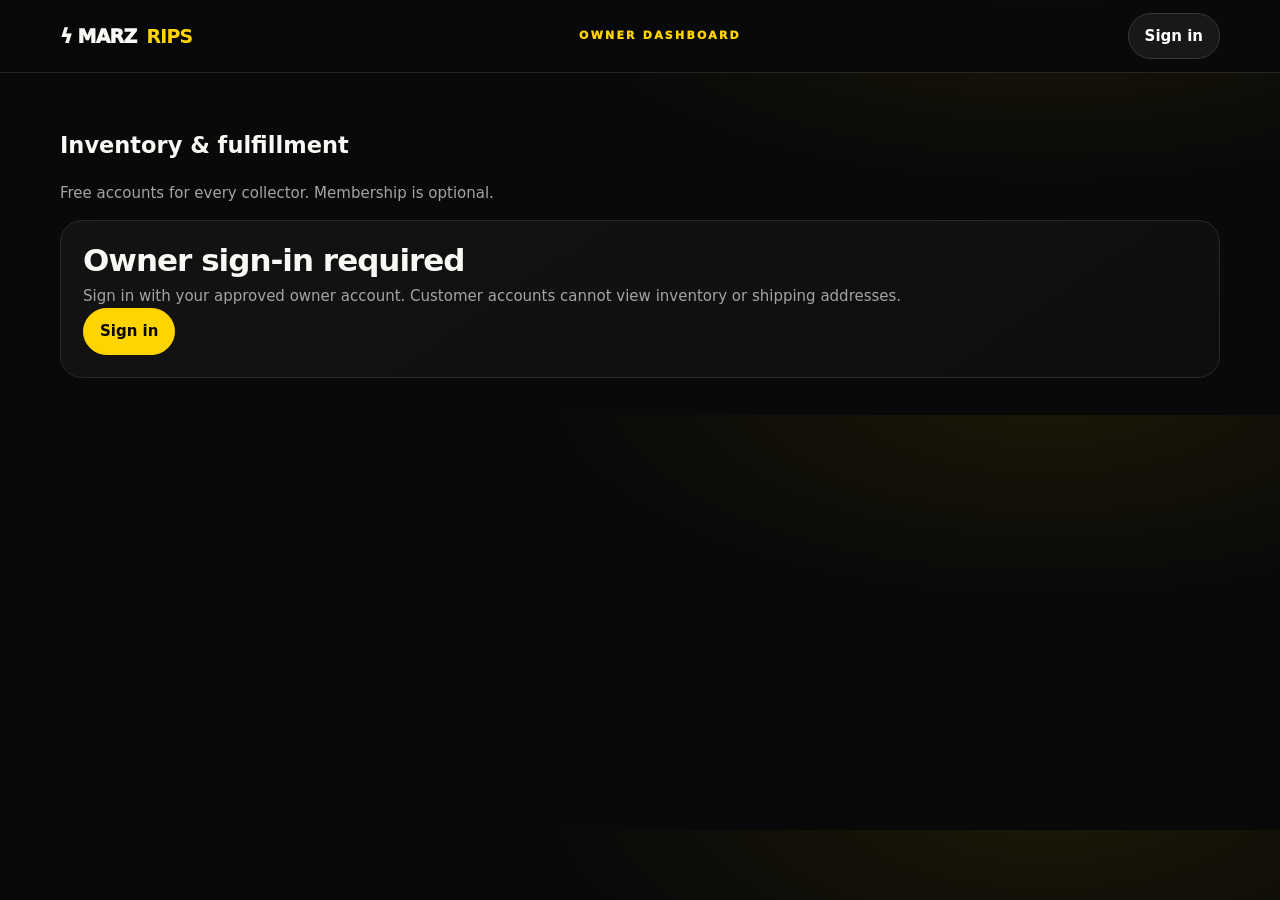
<file: admin.html>
<!doctype html><html lang="en"><head><meta charset="utf-8"><meta name="viewport" content="width=device-width,initial-scale=1"><meta name="robots" content="noindex"><title>Marz Rips · Owner Dashboard</title><style>
    :root{color-scheme:dark;--yellow:#ffd400;--bg:#090909;--surface:#111;--surface2:#171717;--line:#292929;--muted:#a4a4a4;--text:#f8f8f5;--green:#a8ec8d;--radius:22px;--shadow:0 24px 70px #0009}
    *{box-sizing:border-box}html{scroll-behavior:smooth;scroll-padding-top:90px}body{margin:0;background:radial-gradient(ellipse at 82% -8%,#44380055,transparent 31rem),var(--bg);color:var(--text);font:15px/1.5 Inter,ui-sans-serif,system-ui,-apple-system,"Segoe UI",sans-serif}button{font:inherit;color:inherit}a{color:inherit}.wrap{width:min(1160px,calc(100% - 40px));margin:auto}.nav{position:sticky;top:0;z-index:10;background:#090909e8;border-bottom:1px solid #252525;backdrop-filter:blur(18px)}.navin{height:72px;display:flex;align-items:center;justify-content:space-between;gap:20px}.brand{display:flex;align-items:center;gap:10px;text-decoration:none;font-size:19px;font-weight:1000;letter-spacing:-.8px;white-space:nowrap}.brandmark{display:grid;place-items:center;width:34px;height:34px;background:var(--yellow);color:#080808;border-radius:11px;font-size:19px;box-shadow:0 0 26px #ffd40033}.brand b{color:var(--yellow)}.navlinks{display:flex;align-items:center;gap:8px}.navlinks a{color:#bbb;text-decoration:none;padding:10px 13px;border-radius:999px;font-size:13px}.navlinks a:hover{color:white;background:#ffffff0c}.navcta,.btn{display:inline-flex;align-items:center;justify-content:center;gap:8px;border:1px solid #383838;background:#181818;color:white;border-radius:999px;padding:11px 16px;font-weight:800;text-decoration:none;cursor:pointer;transition:transform .18s,border-color .18s,background .18s}.navcta:hover,.btn:hover{transform:translateY(-1px);border-color:#777}.btn.primary,.navcta{background:var(--yellow);border-color:var(--yellow);color:#0a0900}.btn.primary:hover,.navcta:hover{background:#ffe44a;border-color:#ffe44a}.btn:focus-visible,.nav a:focus-visible,button:focus-visible{outline:3px solid #fff;outline-offset:3px}.btn:disabled{opacity:.5;cursor:not-allowed;transform:none}.eyebrow{color:var(--yellow);font-size:11px;font-weight:950;letter-spacing:2.2px;text-transform:uppercase}.hero{padding:clamp(54px,8vw,100px) 0 46px;text-align:center}.hero .eyebrow{display:inline-flex;align-items:center;gap:8px}.hero h1{font-size:clamp(54px,10vw,112px);line-height:.82;letter-spacing:-.085em;margin:20px 0 24px;font-weight:1000}.hero h1 span{color:var(--yellow)}.hero p{max-width:650px;margin:0 auto;color:#b8b8b3;font-size:clamp(15px,2vw,18px);line-height:1.75}.hero-actions{display:flex;justify-content:center;gap:11px;flex-wrap:wrap;margin:28px 0 0}.hero-meta{display:flex;justify-content:center;gap:18px;flex-wrap:wrap;color:#8e8e89;font-size:12px;margin:21px auto 0}.hero-meta span{display:flex;align-items:center;gap:7px}.dot{width:7px;height:7px;border-radius:50%;background:var(--green);box-shadow:0 0 12px #a8ec8d66}.notice{max-width:900px;margin:0 auto 24px;padding:14px 17px;border:1px solid #665800;background:linear-gradient(110deg,#231d00,#151300);border-radius:14px;color:#e6d987;font-size:13px;text-align:left}.notice strong{color:var(--yellow)}.section{padding:37px 0}.sectionhead{display:flex;justify-content:space-between;align-items:end;gap:18px;margin-bottom:18px}.section h2,.panel h2{font-size:clamp(23px,4vw,31px);letter-spacing:-1px;line-height:1.1;margin:0 0 7px}.sub{color:var(--muted);margin:0;line-height:1.6}.micro{font-size:12px;color:#858580}.grid{display:grid;grid-template-columns:repeat(4,minmax(0,1fr));gap:14px}.pack{position:relative;isolation:isolate;padding:15px;border-radius:var(--radius);border:1px solid #2b2b2b;background:linear-gradient(145deg,#181818,#0d0d0d);overflow:hidden;transition:transform .2s,border-color .2s,box-shadow .2s}.pack:hover{transform:translateY(-4px);border-color:#665800;box-shadow:0 15px 38px #0008}.pack-art{height:174px;border:1px solid #5a4b00;border-radius:15px;background:radial-gradient(circle at 50% 42%,#ffd40022,transparent 48%),repeating-linear-gradient(135deg,#0a0a0a 0 17px,#141414 17px 34px);display:grid;place-items:center;position:relative;margin-bottom:15px;overflow:hidden}.pack-art:after{content:"MARZ RIPS";position:absolute;bottom:12px;font-weight:950;letter-spacing:3px;font-size:9px;color:#d1b300}.pack-symbol{width:67px;height:78px;clip-path:polygon(18% 0,83% 0,100% 14%,91% 88%,77% 100%,17% 100%,2% 89%,9% 15%);border:1px solid var(--yellow);background:linear-gradient(150deg,#282000,#090909);display:grid;place-items:center;color:var(--yellow);font-size:35px;filter:drop-shadow(0 0 16px #ffd40044)}.pack-top{display:flex;align-items:start;justify-content:space-between;gap:6px}.pack h3{font-size:15px;margin:0;font-weight:950;letter-spacing:.35px}.price{font-size:26px;font-weight:1000;letter-spacing:-1px;white-space:nowrap}.pack p{min-height:38px;color:#979792;font-size:12px;margin:5px 0 13px}.pack .btn{width:100%;padding:12px;font-size:13px}.pilltag{position:absolute;top:12px;left:12px;background:var(--yellow);color:#080808;font-weight:950;font-size:9px;text-transform:uppercase;letter-spacing:.7px;border-radius:99px;padding:5px 9px}.layout{display:grid;grid-template-columns:minmax(0,1.1fr) minmax(290px,.9fr);gap:16px}.panel{background:linear-gradient(145deg,#131313,#0e0e0e);border:1px solid #292929;border-radius:var(--radius);padding:22px;min-width:0}.panelhead{display:flex;align-items:start;justify-content:space-between;gap:10px}.stats{display:grid;grid-template-columns:repeat(4,1fr);gap:9px;margin-top:18px}.stat{padding:12px;border:1px solid #262626;background:#090909;border-radius:14px;min-width:0}.stat b{display:block;font-size:24px;line-height:1.1;color:var(--yellow)}.stat span{display:block;margin-top:5px;font-size:9px;font-weight:800;letter-spacing:.7px;color:#8e8e89;text-transform:uppercase}.progress-wrap{margin-top:15px}.progress-label{display:flex;justify-content:space-between;font-size:11px;color:#a3a39e;margin-bottom:7px}.progress{height:7px;border-radius:99px;background:#292929;overflow:hidden}.progress i{display:block;height:100%;width:0;background:linear-gradient(90deg,#e9bd00,var(--yellow));border-radius:99px;transition:width .3s}.binder{display:grid;grid-template-columns:repeat(4,minmax(0,1fr));gap:9px;margin-top:18px}.card{aspect-ratio:2.5/3.5;border:1px dashed #383838;border-radius:13px;background:radial-gradient(circle at 50% 15%,#282300,#111 55%,#0b0b0b);display:flex;align-items:center;justify-content:center;text-align:center;padding:9px;color:#777;font-size:10px;line-height:1.4;position:relative;overflow:hidden}.card .card-symbol{display:block;color:var(--yellow);font-size:22px;margin-bottom:8px}.card.owned{border-style:solid;border-color:#756100;color:#f3e9af}.card.owned:before{content:"";position:absolute;inset:-80%;background:linear-gradient(120deg,transparent,#ffd40022,transparent);transform:rotate(25deg);pointer-events:none}.cardcontent{position:relative;z-index:1}.card-tier{display:block;color:#a9a9a1;font-size:9px;margin-top:5px}.member{border-color:#615300;background:radial-gradient(circle at 90% 0,#493c003d,transparent 55%),linear-gradient(145deg,#171507,#0e0e0d)}.memberprice{font-size:38px;font-weight:1000;letter-spacing:-2px;margin:14px 0 3px}.memberprice small{font-size:14px;letter-spacing:0;color:#aaa;font-weight:600}.checklist{list-style:none;margin:17px 0;padding:0;display:grid;gap:11px}.checklist li{color:#dadad4;font-size:13px}.checklist li:before{content:"✓";color:var(--yellow);font-weight:1000;margin-right:10px}.member-note{border-top:1px solid #3b350f;padding-top:12px;font-size:11px;color:#aaa}.member .btn{width:100%}.member-state{font-size:11px;color:#a9a9a1;margin:10px 0 0;text-align:center}.subgrid{display:grid;grid-template-columns:1fr 1fr;gap:16px}.ach-list{display:grid;gap:0;margin-top:11px}.ach{display:flex;align-items:center;gap:12px;padding:12px 0;border-bottom:1px solid #242424}.ach:last-child{border:0}.badge{width:39px;height:39px;flex:0 0 39px;border-radius:13px;border:1px solid #383838;background:#191919;display:grid;place-items:center;color:#777;font-size:17px}.badge.unlocked{color:var(--yellow);border-color:#705f00;background:#242000}.ach b{font-size:12px;letter-spacing:.3px}.ach small{display:block;color:#858580;font-size:11px;margin-top:2px}.holdbox{margin-top:17px;padding:19px 14px;border:1px dashed #4b4b43;border-radius:15px;text-align:center;color:#aaa;background:#090909}.holdbox.active{border-color:#615300;background:#171507;color:#f4e694}.holdicon{display:block;font-size:25px;margin-bottom:6px}.holdbox strong{color:#fff}.holdbox small{display:block;color:#999;margin-top:4px}.hold-actions{display:grid;gap:8px;margin-top:12px}.hold-actions .btn{width:100%}.activity{display:grid;gap:8px;margin-top:14px}.activity-row{display:flex;justify-content:space-between;gap:12px;padding:10px 12px;background:#0a0a0a;border:1px solid #252525;border-radius:12px;font-size:12px}.activity-row span:last-child{color:#aaa;white-space:nowrap}.empty{color:#8e8e89;text-align:center;padding:19px 5px;font-size:12px}.toast{position:fixed;z-index:30;left:50%;bottom:calc(24px + env(safe-area-inset-bottom));transform:translate(-50%,18px);padding:12px 16px;border:1px solid #504500;border-radius:999px;background:#171500;color:#fff;font-size:13px;box-shadow:var(--shadow);opacity:0;pointer-events:none;transition:.25s;max-width:calc(100% - 32px);text-align:center}.toast.show{opacity:1;transform:translate(-50%,0)}.modal{position:fixed;inset:0;z-index:20;background:#000c;display:none;place-items:center;padding:18px;backdrop-filter:blur(9px)}.modal.show{display:grid}.modalbox{width:min(470px,100%);border:1px solid #504500;background:linear-gradient(145deg,#171507,#090909);border-radius:26px;padding:18px;box-shadow:0 25px 100px #000}.modalhead{display:flex;justify-content:space-between;align-items:center;margin-bottom:14px}.modalhead h2{font-size:16px;margin:0}.iconbtn{width:38px;height:38px;border-radius:50%;border:1px solid #393939;background:#111;cursor:pointer}.tear{position:relative;height:min(56vh,380px);min-height:285px;border:2px solid #5b4c00;border-radius:19px;display:grid;place-items:center;text-align:center;cursor:default;background:radial-gradient(circle at 50% 44%,#ffd4001b,transparent 48%),repeating-linear-gradient(135deg,#090909 0 20px,#151515 20px 40px);box-shadow:inset 0 0 45px #ffd40012,0 0 36px #ffd4001a;overflow:hidden;padding:18px;user-select:none;touch-action:pan-y}.tear.ripping{animation:shake .55s linear 2}.tear.ripped{background:radial-gradient(circle at 50% 45%,#74600070,transparent 48%),#0c0b07}.rip-pack-face{position:relative;width:min(235px,68%);height:158px;margin:4px auto 20px;border:1px solid #806b00;border-radius:14px;background:linear-gradient(145deg,#282000,#100e04 58%,#070707);box-shadow:0 13px 35px #0009,inset 0 0 30px #ffd40013;transition:transform .25s,opacity .25s;overflow:visible}.rip-pack-face:before{content:"";position:absolute;inset:8px;border:1px solid #443800;border-radius:9px;pointer-events:none}.pack-brand{position:absolute;inset:28px 0 auto;color:var(--yellow);font-weight:1000;letter-spacing:3px;font-size:14px}.pack-mark{position:absolute;top:59px;left:50%;transform:translateX(-50%);font-size:39px;color:var(--yellow);text-shadow:0 0 20px #ffd40066}.rip-track{position:absolute;left:8%;right:8%;top:112px;height:8px;border-top:2px dashed #ad9200;background:#090909;border-radius:9px}.rip-track-fill{height:5px;width:var(--rip-progress,0%);border-radius:9px;background:linear-gradient(90deg,#b79800,var(--yellow));box-shadow:0 0 11px #ffd40077}.rip-handle{position:absolute;top:-20px;left:0;display:grid;place-items:center;width:46px;height:46px;border:2px solid #fff2a8;border-radius:14px;background:var(--yellow);color:#090909;font-size:23px;font-weight:1000;box-shadow:0 5px 19px #0009;cursor:grab;touch-action:none;transform:translateX(var(--handle-x,0px));transition:transform .06s;z-index:2}.rip-handle:active{cursor:grabbing}.tear.ripping .rip-handle,.tear.ripped .rip-handle{cursor:default}.rip-instruction{font-size:13px;font-weight:950;letter-spacing:.5px;color:#f4e394}.rip-hint{margin-top:6px;color:#9d9d96;font-size:11px}.tear.ripped .rip-instruction,.tear.ripped .rip-hint{display:none}.reveal-card{position:absolute;inset:18px;display:grid;place-content:center;opacity:0;transform:translateY(18px) scale(.86);transition:opacity .35s,transform .35s;pointer-events:none}.tear.ripped .reveal-card{opacity:1;transform:translateY(0) scale(1)}.tear.ripped .rip-pack-face{position:absolute;width:min(235px,62%);height:76%;top:12%;left:50%;margin:0;transform:translateX(-50%) rotate(-4deg);opacity:.18}.tear.ripped .reveal-title{margin:0;color:#fff2a8}.sound-toggle{border:1px solid #383838;background:#111;border-radius:999px;padding:7px 10px;color:#c9c9c2;font-size:11px;font-weight:800;cursor:pointer}.sound-toggle[aria-pressed="true"]{border-color:#665800;color:var(--yellow)}.reveal-title{font-size:clamp(20px,6vw,28px);font-weight:1000;letter-spacing:-.7px;margin-top:12px}.reveal-sub{color:#aaa;font-size:12px;margin-top:7px}.modalfoot{display:grid;gap:10px;margin-top:13px}.modalfoot .btn{width:100%}.modalfoot .btn[hidden]{display:none!important}.tiny{color:#868680;font-size:10px;text-align:center}.footer{padding:48px 0 35px;border-top:1px solid #242424;color:#868680;text-align:center;font-size:11px}.footer strong{color:#c9c9c2}.bottomnav{display:none}@keyframes shake{0%,100%{transform:translateX(0) rotate(0)}20%{transform:translateX(-7px) rotate(-1deg)}40%{transform:translateX(6px) rotate(1deg)}60%{transform:translateX(-5px)}80%{transform:translateX(5px)}}
    @media(max-width:900px){.grid{grid-template-columns:repeat(2,minmax(0,1fr))}.pack-art{height:155px}.layout{grid-template-columns:1fr 1fr}.subgrid{grid-template-columns:1fr}}
    @media(max-width:640px){html{scroll-padding-top:76px}.wrap{width:min(100% - 28px,520px)}.navin{height:62px}.brand{font-size:17px}.brandmark{width:31px;height:31px}.navlinks{display:none}.navcta{padding:9px 13px;font-size:12px}.hero{padding:52px 0 29px}.hero h1{font-size:clamp(53px,17vw,82px);margin:18px 0}.hero p{font-size:14px;line-height:1.65}.hero-actions .btn{flex:1;min-width:145px}.hero-meta{gap:10px 15px;font-size:10px}.notice{font-size:12px;padding:12px 13px;margin-bottom:13px}.section{padding:28px 0}.sectionhead{align-items:start;flex-direction:column;gap:5px}.section h2,.panel h2{font-size:23px}.grid{gap:10px}.pack{padding:10px;border-radius:18px}.pack-art{height:138px;border-radius:12px;margin-bottom:11px}.pack-symbol{width:57px;height:67px;font-size:29px}.pack h3{font-size:12px}.price{font-size:22px}.pack p{min-height:36px;font-size:10px;margin:3px 0 10px}.pack .btn{padding:10px 5px;font-size:11px}.pilltag{top:8px;left:8px;font-size:8px}.layout{grid-template-columns:1fr;gap:11px}.panel{padding:17px;border-radius:19px}.stats{gap:7px;margin-top:14px}.stat{padding:10px}.stat b{font-size:21px}.stat span{font-size:8px}.binder{gap:7px;margin-top:14px}.card{border-radius:10px;padding:6px;font-size:9px}.card .card-symbol{font-size:19px;margin-bottom:5px}.card-tier{font-size:8px}.subgrid{gap:11px}.ach{padding:10px 0}.holdbox{padding:16px 12px}.footer{padding:36px 0 92px;font-size:10px}.bottomnav{position:fixed;z-index:9;display:grid;grid-template-columns:repeat(4,1fr);gap:2px;left:10px;right:10px;bottom:calc(9px + env(safe-area-inset-bottom));padding:6px;border:1px solid #303030;border-radius:18px;background:#101010ed;backdrop-filter:blur(16px);box-shadow:0 8px 35px #0009}.bottomnav button{border:0;background:transparent;border-radius:12px;color:#aaa;font-size:9px;font-weight:800;padding:7px 2px;display:grid;place-items:center;gap:3px;cursor:pointer}.bottomnav button span{font-size:17px;line-height:1}.bottomnav button.active{color:var(--yellow);background:#ffd40012}.toast{bottom:calc(82px + env(safe-area-inset-bottom))}}
    @media(max-width:360px){.wrap{width:calc(100% - 22px)}.hero h1{font-size:51px}.pack-art{height:118px}.pack h3{font-size:11px}.price{font-size:20px}.hero-actions{gap:8px}.btn{padding:10px 12px}}
    @media(prefers-reduced-motion:reduce){*,*::before,*::after{scroll-behavior:auto!important;animation-duration:.01ms!important;animation-iteration-count:1!important;transition-duration:.01ms!important}}

/* Circular pack room. Classic layout remains available without changing collection data. */
[hidden]{display:none!important}
body.cinematic .hero{display:none}
body.cinematic #packs{padding-top:42px}
body.cinematic #packs h2{font-size:clamp(34px,6vw,58px);letter-spacing:-2px}
.layout-switch{display:flex;align-items:center;gap:8px;padding:4px;border:1px solid #383329;border-radius:99px;background:#111;flex-shrink:0}
.layout-switch button{border:0;background:transparent;padding:9px 13px;border-radius:99px;color:#999;font-size:12px;cursor:pointer}
.layout-switch button[aria-pressed=true]{background:#ffd400;color:#080808;font-weight:900}
body.cinematic .pack-art{height:206px;background:radial-gradient(ellipse at 50% 50%,#6d590050,transparent 70%),repeating-linear-gradient(135deg,#0a0a0a 0 17px,#141414 17px 34px)}
body.cinematic .pack-symbol{width:100px;height:128px;font-size:49px;background:linear-gradient(125deg,#191500,#5c4b00 35%,#151100 55%,#382e00);box-shadow:inset 0 0 20px #ffd40044}
body.cinematic .modal{padding:16px;background:radial-gradient(ellipse at 50% 55%,#272000d9,#020202f5 75%);overflow:auto}
body.cinematic .modalbox{width:min(780px,100%);border-color:#4e431d;background:radial-gradient(ellipse at 50% 35%,#211b09,#090909 65%);padding:24px;position:relative;overflow:hidden}
body.cinematic .modalhead h2{font-size:20px;letter-spacing:-.5px}
.opening-steps{display:flex;gap:20px;color:#666;font-size:10px;letter-spacing:1.3px;text-transform:uppercase;margin:12px 0 22px}
.opening-steps span.active{color:var(--yellow)}
.pack-room{position:relative;text-align:center}
.room-title{font-size:30px;letter-spacing:-1px;font-weight:950;line-height:1.15;margin:4px 0 8px}
.room-hint{color:#a6a398;font-size:12px;margin:0}
.orbit-stage{height:330px;position:relative;isolation:isolate;overflow:hidden;touch-action:pan-y;user-select:none;cursor:grab;outline-offset:-4px}
.orbit-stage:active{cursor:grabbing}
.orbit-ring{position:absolute;left:12%;right:12%;top:50%;height:115px;border:1px solid #a88b0055;border-radius:50%;box-shadow:0 0 30px #ffd40019,inset 0 0 28px #ffd40015;transform:rotate(-5deg);pointer-events:none}
.orbit-ring:after{content:'';position:absolute;inset:17px;border:1px solid #d2ae0022;border-radius:50%}
.orbit-pack{position:absolute;left:50%;top:37%;width:132px;height:194px;margin:-65px 0 0 -66px;border:1px solid #8b742a;border-radius:9px;padding:14px 10px;background:repeating-linear-gradient(0deg,transparent 0 3px,#ffffff06 3px 4px),linear-gradient(125deg,#29251a,#6c5718 18%,#151309 38%,#51451d 66%,#0f0d07);box-shadow:inset 0 1px 3px #fff6,0 20px 26px #0009;display:flex;flex-direction:column;align-items:center;justify-content:center;gap:6px;will-change:transform;transition:transform .35s cubic-bezier(.2,.75,.2,1),opacity .35s,filter .35s;cursor:pointer;color:#ffdc45;overflow:hidden}
.orbit-pack:before,.orbit-pack:after{content:'';position:absolute;left:0;right:0;height:12px;background:repeating-linear-gradient(90deg,#9e853c 0 2px,#362b13 2px 5px);border-bottom:1px solid #b7a15b66}
.orbit-pack:before{top:0}.orbit-pack:after{bottom:0}
.orbit-pack .foil-mark{font-size:62px;text-shadow:0 0 25px #ffce0066;line-height:1.2}
.orbit-pack b{font-size:13px;letter-spacing:1.4px}.orbit-pack small{font-size:8px;letter-spacing:1.3px}.orbit-pack .pack-number{font:10px ui-monospace,monospace;margin-top:8px;color:#dfd2ab}
.orbit-pack[aria-pressed=true]{border-color:#ffdf60;box-shadow:0 0 25px #ffd40030,0 26px 30px #000,inset 0 0 20px #ffe45c20}
.orbit-nav{display:flex;justify-content:center;align-items:center;gap:20px;margin:-8px 0 14px;position:relative;z-index:12}
.orbit-nav button{width:42px;height:42px;border:1px solid #5c4c23;border-radius:50%;background:#18150c;color:#ffde50;font-size:24px;cursor:pointer}
.orbit-label{font:12px ui-monospace,monospace;color:#e2d7aa;min-width:135px}
.cinematic #ripButton{background:transparent;border-color:#383329;color:#aaa;width:auto;justify-self:center;font-size:11px;padding:8px 14px}
.room-confirm{width:min(360px,100%);min-height:49px;font-size:14px}
body.cinematic .tear{height:375px;min-height:300px;border:0;background:radial-gradient(ellipse at 50% 75%,#7a590022,transparent 65%);box-shadow:none;padding:16px;overflow:hidden}
body.cinematic .rip-pack-face{width:195px;height:255px;border-radius:9px;background:repeating-linear-gradient(0deg,transparent 0 3px,#ffffff06 3px 4px),linear-gradient(120deg,#312816,#857032 20%,#171208 38%,#4f431d 70%,#0c0b08);box-shadow:0 20px 40px #0009,inset 0 0 28px #ffd40022;margin:0 auto 17px}
body.cinematic .pack-brand{top:65px;font-size:17px;letter-spacing:2px}
body.cinematic .pack-mark{top:102px;font-size:65px}
body.cinematic .rip-track{top:29px;border-top-color:#ffe48b;left:7%;right:7%}
body.cinematic .rip-pack-face:after{content:'SELECTED PACK';position:absolute;bottom:28px;left:0;right:0;font-size:9px;letter-spacing:2px;color:#b9a66a}
body.cinematic .tear.ripping{animation:anticipation .65s ease-in-out infinite}
body.cinematic .tear.ripping .rip-pack-face{transform:scale(1.025);box-shadow:0 0 70px #ffc40055}
body.cinematic .tear.ripped .rip-pack-face{width:195px;height:255px;left:50%;top:15px;opacity:0;transform:translateX(-50%) translateY(-100px) rotate(-20deg);transition:opacity .5s,transform .7s}
body.cinematic .reveal-card{inset:5px;z-index:3;transform:translateY(90px) scale(.75) rotateY(65deg);transition:opacity .7s,transform .9s cubic-bezier(.15,.8,.2,1)}
body.cinematic .tear.ripped .reveal-card{transform:translateY(0) scale(1) rotateY(0)}
.reveal-art{width:190px;height:256px;margin:0 auto 9px;border:2px solid #d7b454;border-radius:13px;padding:8px;position:relative;overflow:hidden;background:linear-gradient(130deg,#463421,#d3ad4666 25%,#160f20 45%,#a6782966 70%,#302518);box-shadow:0 0 24px #ffd40044,0 22px 45px #000}
.reveal-art-inner{height:100%;position:relative;overflow:hidden;border:1px solid #d6b86666;border-radius:8px;background:radial-gradient(circle at 50% 44%,#593c82,#1c1532 40%,#070a12 78%);display:flex;flex-direction:column;align-items:center;justify-content:center}
.reveal-art-inner:before{content:'';width:240px;height:70px;position:absolute;top:80px;left:-35px;border:1px solid #fcd67466;border-radius:50%;transform:rotate(-30deg);box-shadow:0 0 22px #8b65bb55}
.reveal-art-inner:after{content:'';position:absolute;inset:-100%;background:linear-gradient(110deg,transparent 42%,#fff9 50%,transparent 58%);transform:translateX(-60%) rotate(20deg);animation:none}
.tear.ripped .reveal-art-inner:after{animation:foil-pass 2.5s ease-out 1}
.reveal-glyph{font-size:82px;line-height:1;color:#ffe68a;text-shadow:0 0 28px #e5b945;position:relative;z-index:1}
.reveal-art-label{position:absolute;top:10px;font-size:8px;letter-spacing:2px;color:#e6d4a0}.reveal-art-rarity{position:absolute;bottom:13px;font-size:10px;font-weight:900;letter-spacing:2px;color:#ffdf84}
body.cinematic .reveal-title{font-size:24px;margin-top:0}.reveal-sub{max-width:300px;margin:5px auto 0}
body.classic .reveal-art,body.classic .opening-steps{display:none}
.reveal-effects{position:absolute;inset:0;pointer-events:none;z-index:1;opacity:0;overflow:hidden}
.tear.ripped .reveal-effects{opacity:1}
.reveal-bloom{position:absolute;width:300px;height:300px;left:50%;top:40%;margin:-150px;background:radial-gradient(circle,#fff8bf99,#ffcc0022 35%,transparent 65%);border-radius:50%;animation:reveal-bloom 1.2s ease-out both}
.light-beam{position:absolute;left:50%;top:-90px;width:110px;height:500px;transform-origin:50% 80%;background:linear-gradient(180deg,transparent,#f5d36f2b,transparent);filter:blur(5px)}
.light-beam.a{transform:rotate(32deg)}.light-beam.b{transform:rotate(-32deg)}
.spark{position:absolute;left:50%;top:48%;width:3px;height:3px;border-radius:50%;background:#ffe79b;box-shadow:0 0 8px #ffcd38;animation:spark-out 1.5s ease-out both;animation-delay:var(--delay)}
@keyframes spark-out{from{transform:translate(0,0) scale(1.3);opacity:1}to{transform:translate(var(--sx),var(--sy)) scale(.2);opacity:0}}
@keyframes reveal-bloom{0%{opacity:0;transform:scale(.3)}35%{opacity:1;transform:scale(1.4)}100%{opacity:.2;transform:scale(1.8)}}
@keyframes foil-pass{to{transform:translateX(65%) rotate(20deg)}}
@keyframes anticipation{0%,100%{transform:translateY(0)}50%{transform:translateY(-3px)}}
@media(max-width:640px){body.cinematic #packs{padding-top:24px}.layout-switch button{padding:8px 11px;font-size:11px}body.cinematic .sectionhead{gap:15px}body.cinematic .pack-art{height:150px}body.cinematic .pack-symbol{width:74px;height:105px;font-size:37px}body.cinematic .modal{padding:9px}body.cinematic .modalbox{padding:16px 12px;border-radius:22px;max-height:calc(100dvh - 18px);overflow:auto}.opening-steps{gap:15px;margin-bottom:16px;font-size:9px}.room-title{font-size:26px}.orbit-stage{height:295px}.orbit-pack{width:112px;height:170px;margin-left:-56px}.orbit-pack .foil-mark{font-size:51px}.orbit-pack b{font-size:11px}.orbit-pack small{font-size:7px}.orbit-nav{margin-top:-4px}body.cinematic .tear{height:365px;min-height:290px}body.cinematic .modalhead h2{font-size:17px}.sound-toggle{font-size:10px;padding:7px}.room-hint{font-size:11px}}
@media(prefers-reduced-motion:reduce){.reveal-effects{display:none!important}.orbit-pack{will-change:auto}.tear.ripping{animation:none!important}.reveal-art-inner:after{display:none}}


/* Suspense phase: no pull identity is displayed until the final reveal. */
.music-toggle{background:#18150d;border:1px solid #5a4b20;color:#e6ca73;border-radius:99px;padding:9px 12px;font-size:12px;cursor:pointer;white-space:nowrap}
.music-toggle[aria-pressed=false]{color:#999;border-color:#333}
.tear-cap{display:none}body.cinematic .tear-cap{display:block;position:absolute;left:-1px;right:-1px;top:-1px;height:35px;border:1px solid #ae9245;border-radius:8px 8px 0 0;background:repeating-linear-gradient(90deg,#9e853c 0 2px,#362b13 2px 5px);transform-origin:0 100%;transform:rotate(calc(var(--tear-amount,0) * -3deg));transition:transform .15s;z-index:1;pointer-events:none}
body.cinematic .tear.ripping{animation:none}
body.cinematic .tear.ripping .tear-cap{transform:translate(22px,-95px) rotate(-32deg);transition:transform 1s cubic-bezier(.2,.6,.3,1)}
body.cinematic .tear.showtime .rip-pack-face{opacity:0;transform:translateY(-110px) rotate(-9deg) scale(.85);transition:transform .9s,opacity .7s}
.tear.showtime .rip-instruction,.tear.showtime .rip-hint{visibility:hidden}
.mystery-card{position:absolute;left:50%;top:22px;width:190px;height:256px;margin-left:-95px;perspective:1100px;z-index:4;visibility:hidden;opacity:0;pointer-events:none}
.tear.showtime .mystery-card{visibility:visible;opacity:1;transition:opacity .5s}
.mystery-spinner{position:relative;width:100%;height:100%;transform-style:preserve-3d}
.tear.showtime .mystery-spinner{animation:mystery-turn 3.55s cubic-bezier(.35,.05,.3,1) both}
.mystery-face{position:absolute;inset:0;backface-visibility:hidden;border:2px solid #e1bb5c;border-radius:13px;background:repeating-linear-gradient(135deg,#ffd40007 0 2px,transparent 2px 11px),radial-gradient(ellipse at 50% 45%,#735725,#14101c 65%);box-shadow:0 0 30px #ffd40033,0 18px 30px #0008;display:flex;flex-direction:column;align-items:center;justify-content:center;gap:16px;overflow:hidden}
.mystery-face:before{content:'';position:absolute;inset:8px;border:1px solid #cfb96666;border-radius:7px}.mystery-face:after{content:'';position:absolute;inset:-100%;background:linear-gradient(110deg,transparent 43%,#ffffca88 50%,transparent 57%);animation:none}
.tear.showtime .mystery-face:after{animation:mystery-shine 2s linear 2}
.mystery-face.reverse{transform:rotateY(180deg)}.mystery-face b{color:#ffe187;font-size:14px;letter-spacing:2px}.mystery-face span{font-size:72px;color:#ffe28b;text-shadow:0 0 24px #ffcf4b}.mystery-face small{color:#d8cba4;letter-spacing:2px;font-size:8px}
.suspense-label{position:absolute;bottom:35px;left:0;right:0;text-align:center;font-size:12px;color:#e2c776;letter-spacing:2px;font-weight:800;opacity:0}
.tear.showtime .suspense-label{opacity:1;transition:opacity .6s}.tear.ripped .suspense-label{opacity:0}
.tear.showtime .reveal-effects{opacity:1}.tear.showtime .light-beam.a{animation:sweep-a 3.5s ease-in-out both}.tear.showtime .light-beam.b{animation:sweep-b 3.5s ease-in-out both}
@keyframes mystery-turn{0%{transform:translateY(70px) scale(.65) rotateY(-160deg) rotateZ(-12deg)}22%{transform:translateY(0) scale(1) rotateY(0deg) rotateZ(4deg)}68%{transform:translateY(-12px) scale(1.06) rotateY(720deg) rotateZ(-4deg)}100%{transform:translateY(0) scale(1) rotateY(1080deg) rotateZ(0)}}
@keyframes mystery-shine{0%{transform:translateX(-65%) rotate(18deg)}100%{transform:translateX(65%) rotate(18deg)}}
@keyframes sweep-a{from{transform:rotate(-40deg)}to{transform:rotate(30deg)}}@keyframes sweep-b{from{transform:rotate(40deg)}to{transform:rotate(-30deg)}}
@media(max-width:640px){.cinematic .modalhead{flex-wrap:wrap;gap:10px}.cinematic .modalhead h2{flex:1 0 100%}.modalhead .music-toggle{font-size:10px;padding:7px 9px}.navin{gap:8px}.navcta{font-size:10px;padding:8px 10px}.music-toggle{font-size:10px;padding:8px 9px}.brand{font-size:15px;gap:6px}}
@media(prefers-reduced-motion:reduce){.mystery-card{display:none}.suspense-label{display:none}.tear-cap{transition:none!important}}

  
/* Physical foil packets: front face, folded side gusset and crimped seals. */
.orbit-pack{padding:0;border:0;background:none;box-shadow:none;overflow:visible;display:block;transform-style:preserve-3d}
.orbit-pack:before,.orbit-pack:after{display:none}
.packet-front{position:absolute;inset:0;display:flex;flex-direction:column;align-items:center;justify-content:center;gap:6px;border:1px solid #c4a65b;border-radius:7px;background:linear-gradient(100deg,#fff5bc28,transparent 12%,#0008 47%,transparent 68%,#fff6c735 89%,#0005),repeating-linear-gradient(0deg,transparent 0 3px,#ffffff08 3px 4px),linear-gradient(135deg,#a88b3f,#332a12 24%,#17130b 48%,#79612a 80%,#c4aa5d);box-shadow:inset 2px 0 3px #fff7,inset -3px 0 6px #000b,0 23px 24px #0009;transform:translateZ(6px);overflow:hidden;color:#ffe270}
.packet-front:before,.packet-front:after{content:'';position:absolute;left:0;right:0;height:13px;background:repeating-linear-gradient(90deg,#dcc276 0 1px,#594519 1px 3px,#ab8c3d 3px 4px);box-shadow:0 1px 2px #0009,inset 0 2px 2px #fff4;z-index:2}
.packet-front:before{top:0;border-bottom:1px solid #eee0ad66}.packet-front:after{bottom:0;border-top:1px solid #eee0ad66}
.packet-side{position:absolute;top:2px;bottom:2px;right:-6px;width:12px;border-radius:2px;background:linear-gradient(90deg,#473616,#c4a352 28%,#695021 45%,#221a0c 55%,#927132 90%);border:1px solid #ad8e44;transform:rotateY(90deg);transform-origin:center;box-shadow:inset 0 1px 3px #fff5;pointer-events:none}
.packet-front .foil-mark{color:#ffda3f;text-shadow:1px 2px 0 #715100,-1px -1px 0 #fff0a1,0 0 22px #ffd40044}
.orbit-pack[aria-pressed=true]{border:0;box-shadow:none}
.orbit-pack[aria-pressed=true] .packet-front{border-color:#fff0a1;box-shadow:inset 2px 0 3px #fff8,inset -3px 0 6px #000b,0 0 27px #ffd40025,12px 26px 25px #000b}
.orbit-pack:focus-visible{outline:2px solid #fff0a1;outline-offset:7px}
.catalog-packet{position:relative;width:112px;height:166px;transform:perspective(650px) rotateY(-24deg) rotateX(9deg) rotateZ(-8deg);transform-style:preserve-3d;transition:transform .5s;filter:drop-shadow(12px 16px 12px #0009)}
.catalog-packet .packet-front{gap:8px}.catalog-packet small{font-size:7px;letter-spacing:1.1px}.catalog-packet b{font-size:11px;letter-spacing:1px}.catalog-packet .foil-mark{font-size:60px;line-height:1}
.pack:hover .catalog-packet{transform:perspective(650px) rotateY(-13deg) rotateX(5deg) rotateZ(-3deg)}
body.classic .catalog-packet{display:none}
body.classic .pack-art:after{content:'ϟ';font-size:85px;color:#ffd400;text-shadow:0 0 25px #ffd40066}
body.cinematic .rip-pack-face{border-left:3px solid #d7b965;border-right:4px solid #4b3718;background:linear-gradient(100deg,#fff1aa25,transparent 20%,#0006 45%,transparent 70%,#fff0ae25 93%),repeating-linear-gradient(0deg,transparent 0 3px,#ffffff08 3px 4px),linear-gradient(120deg,#9f8240,#51401b 20%,#171208 45%,#796029 80%,#b19a54);box-shadow:inset 2px 0 4px #fff5,inset -3px 0 5px #0009,12px 22px 32px #000b}
.rip-packet-edge{display:none}body.cinematic .rip-packet-edge{display:block;position:absolute;right:-11px;top:5px;bottom:2px;width:8px;border:1px solid #816327;border-radius:0 4px 4px 0;background:linear-gradient(90deg,#b28c3e,#3b2b0c 50%,#786029);transform:skewY(24deg);transform-origin:left;pointer-events:none}
body.cinematic .rip-pack-face:before{inset:auto 0 0;height:13px;border:0;border-radius:0;background:repeating-linear-gradient(90deg,#c2a25b 0 1px,#51401c 1px 3px,#977a36 3px 4px)}
@media(max-width:650px){.catalog-packet{width:90px;height:132px}.catalog-packet .foil-mark{font-size:44px}.catalog-packet b{font-size:9px}.catalog-packet small{font-size:6px}}
@media(prefers-reduced-motion:reduce){.catalog-packet{transition:none}}


.packet-glint{position:absolute;inset:-30% -100%;background:linear-gradient(110deg,transparent 43%,#fff8cd22 48%,#fffce94d 50%,transparent 57%);transform:translateX(-35%);animation:foil-light 6s ease-in-out infinite;pointer-events:none}
@keyframes foil-light{0%,20%{transform:translateX(-35%)}65%,100%{transform:translateX(35%)}}
@media(prefers-reduced-motion:reduce){.packet-glint{animation:none;transform:none}}

.upgrade-reward{margin:20px 0;padding:18px;border:1px solid #806b26;border-radius:16px;background:linear-gradient(125deg,#3b300b44,#111)}.upgrade-reward h3{margin:7px 0;font-size:19px}.upgrade-reward .sub{margin:7px 0 12px}.upgrade-reward .micro{margin:12px 0 0}.upgrade-offer{margin:0 0 18px;padding:13px 16px;border:1px solid #806b26;border-radius:14px;background:#ffd4000b}.upgrade-offer p{margin:0 0 10px;font-size:12px;color:#e4d6a1}.upgrade-offer .btn{font-size:12px;min-height:42px}.upgrade-offer .btn[aria-pressed=true]{background:#ffd400;color:#0b0900;border-color:#ffd400}
</style><link rel="stylesheet" href="account.css"></head><body><header class="nav"><div class="wrap navin"><a class="brand" href="./">ϟ MARZ <b>RIPS</b></a><span class="eyebrow">Owner dashboard</span><div class="account-actions"><button class="btn" id="accountNav">Sign in</button><button class="btn" id="signOut" hidden>Sign out</button></div></div></header><main class="wrap"><section class="section"><h1>Inventory &amp; fulfillment</h1><p id="accountIdentity" class="sub"></p><p id="adminStatus" role="status" aria-live="polite"></p><div class="panel" id="adminGate"><h2>Owner sign-in required</h2><p id="adminGateText" class="sub">Customer accounts cannot access this dashboard.</p><button class="btn primary" id="createAccount">Sign in</button></div><div id="adminContent" hidden><div class="panel admin-notice"><div class="eyebrow" id="fulfillmentBadge">No requests waiting</div><div class="stats"><div class="stat"><b id="fulfillmentCount">0</b><span>Needs fulfillment</span></div><div class="stat"><b id="inventoryCount">0</b><span>Available cards</span></div><div class="stat"><b id="memberCount">0</b><span>Active members</span></div></div><div class="account-actions"><button class="btn" id="adminRefresh">Refresh dashboard</button><a class="btn" href="#shippingQueue">Go to fulfillment →</a></div></div><section class="section" id="shippingQueue"><div class="panel"><div class="eyebrow">Notifications · action needed</div><h2>Shipping fulfillment queue</h2><p class="sub">Requests stay here until shipped. Shipping must be paid or waived before marking an order fulfilled.</p><div id="fulfillmentQueue"></div></div></section><div class="admin-grid"><div class="panel"><h2>Add physical inventory</h2><p class="sub">One entry per actual card. Label its sleeve with the unique SKU. Bonus pool cards must use the $1 tier.</p><form id="inventoryForm"><label>Physical SKU / storage label<input name="sku" required maxlength="80" placeholder="BOX-A-001"></label><label>Card name<input name="title" required maxlength="160"></label><label>Rarity<input name="rarity" maxlength="50" placeholder="Common"></label><label>Card photo URL<input name="image_url" type="url" placeholder="https://…"></label><label>Tier<select name="tier_cents"><option value="100">$1</option><option value="300">$3</option><option value="500">$5</option><option value="900">$9</option><option value="1300">$13</option></select></label><label>Inventory pool<select name="pool"><option value="sale">Paid packs</option><option value="bonus">Earned $1 bonus packs</option></select></label><button class="btn primary">Save inventory card</button></form></div><div class="panel"><h2>Fulfilled shipments</h2><div id="shipmentHistory"></div><h3>Payment review notifications</h3><div id="reviewQueue"></div><div class="disclosure"><strong>Launch connections</strong><br>Payments, live inventory and shipping must be verified before sales open. This dashboard does not automatically charge shipping or refund payments. Demo pulls never appear as orders.</div></div></div><section class="section"><div class="panel"><h2>Customer pull ledger</h2><div class="table-scroll"><table class="admin-table"><thead><tr><th>Collector</th><th>Card / physical SKU</th><th>Source</th><th>Shipping</th></tr></thead><tbody id="pullLedger"></tbody></table></div></div></section><section class="section"><div class="panel"><h2>Earned bonus packs</h2><div class="table-scroll"><table class="admin-table"><thead><tr><th>Collector</th><th>Milestone</th><th>Reward</th></tr></thead><tbody id="rewardLedger"></tbody></table></div></div></section><section class="section"><div class="panel"><h2>Inventory ledger</h2><div class="table-scroll"><table class="admin-table"><thead><tr><th>SKU</th><th>Card</th><th>Tier / pool</th><th>Status</th></tr></thead><tbody id="inventoryLedger"></tbody></table></div></div></section></div></section></main><div class="modal account-modal" id="accountDialog" role="dialog" aria-modal="true" aria-labelledby="accountTitle" aria-hidden="true"><div class="modalbox"><div class="modalhead"><h2 id="accountTitle">Your Marz Rips account</h2><button class="iconbtn" id="closeAccount" aria-label="Close account dialog">✕</button></div><p class="sub">Free account. Email verification and password recovery. Membership is optional.</p><label>Collector username<input id="accountUsername" autocomplete="nickname" maxlength="80" placeholder="Your collector name"></label><label>Email<input id="accountEmail" type="email" autocomplete="email" placeholder="you@example.com"></label><label>Password<input id="accountPassword" type="password" autocomplete="current-password" minlength="8" placeholder="At least 8 characters"></label><div class="account-actions"><button class="btn primary" data-auth="signin">Sign in</button><button class="btn" data-auth="signup">Create free account</button><button class="btn" data-auth="recover">Forgot password?</button></div><details><summary>Verify an email code or confirmation link</summary><label>Code or full link from your email<input id="accountCode" autocomplete="one-time-code" placeholder="Paste code or confirmation link"></label><div class="account-actions"><button class="btn" data-auth="verify">Verify account</button><button class="btn" data-auth="verifyReset">Verify password reset</button></div></details><div id="accountRecovery" hidden><label>New password<input id="newPassword" type="password" autocomplete="new-password" minlength="8"></label><button class="btn primary" data-auth="password">Save new password</button></div><p id="accountStatus" role="status" aria-live="polite"></p><p class="micro">Keep your email accessible so you can recover your account. Passwords are handled by the secure account service.</p></div></div>
<script src="assets/supabase-2.57.4.js"></script><script src="config.js"></script><script src="admin.js"></script><script src="account.js"></script></body></html>
</file>
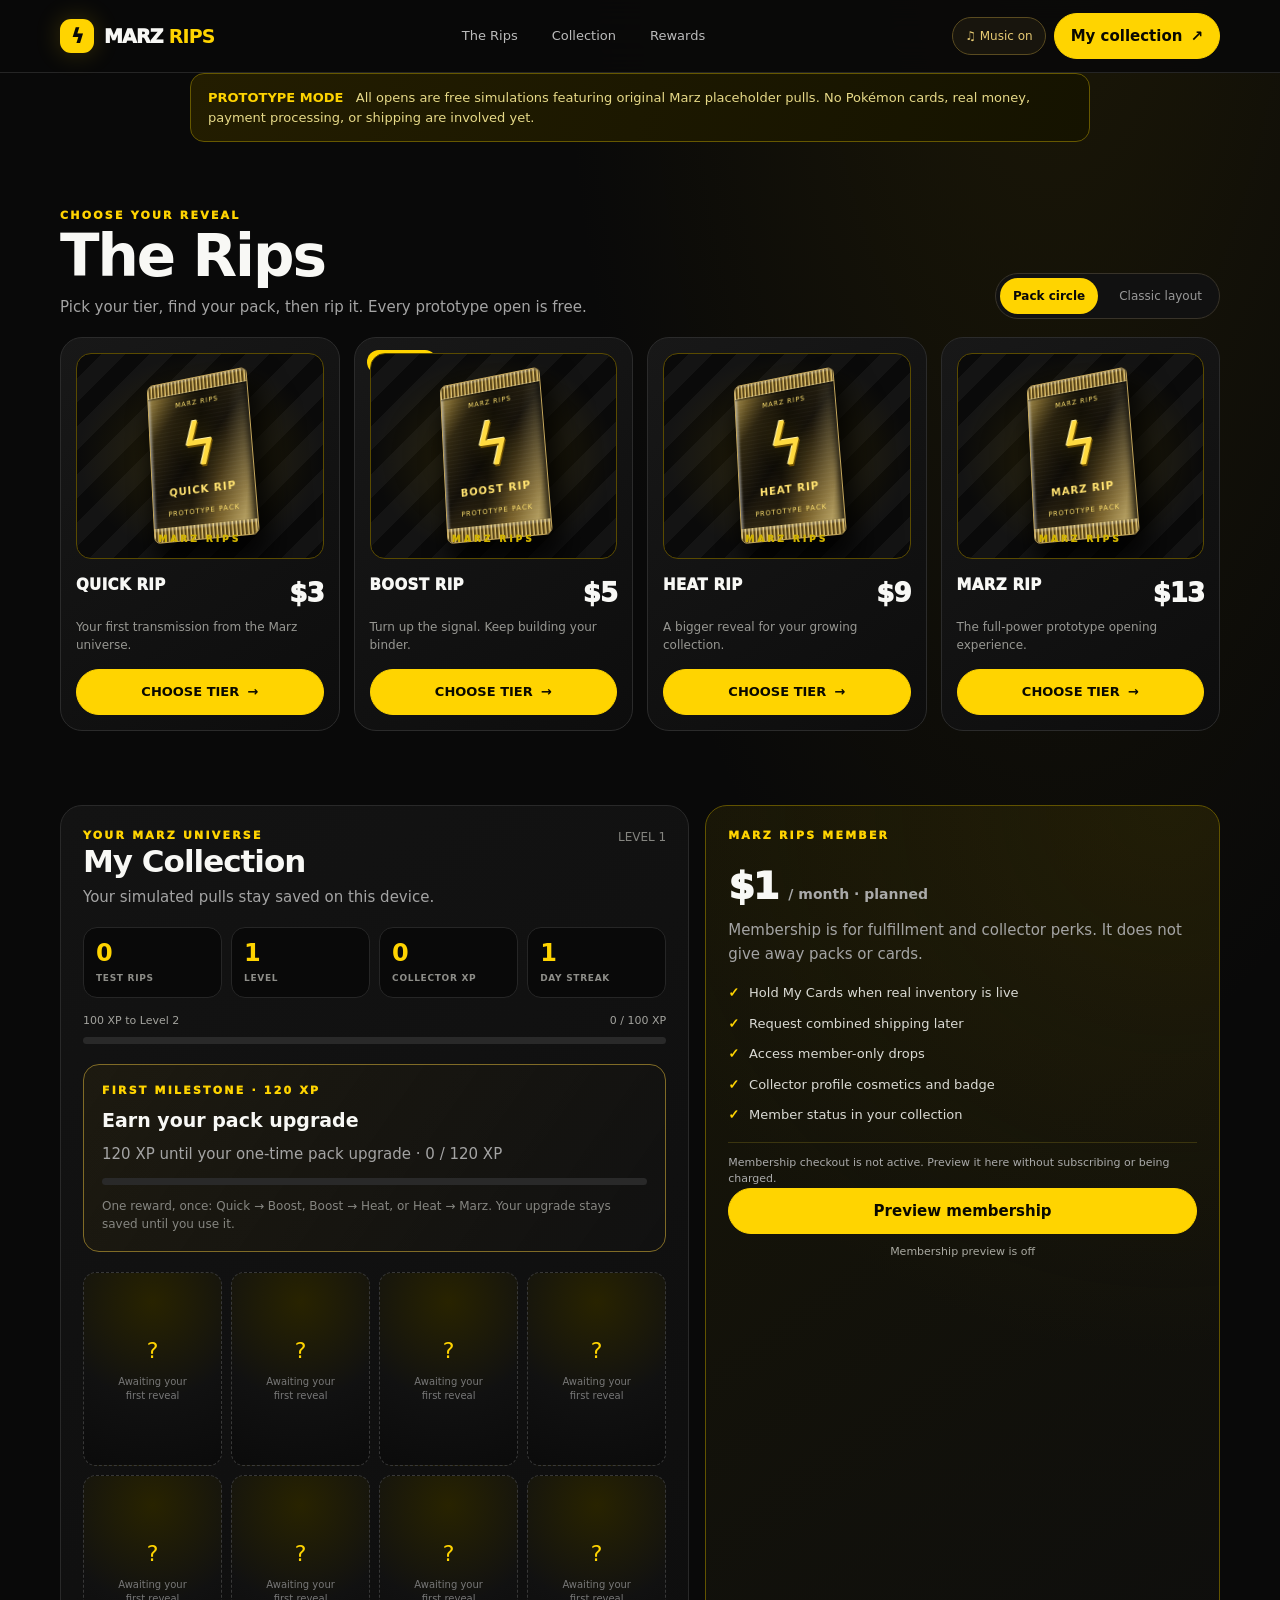
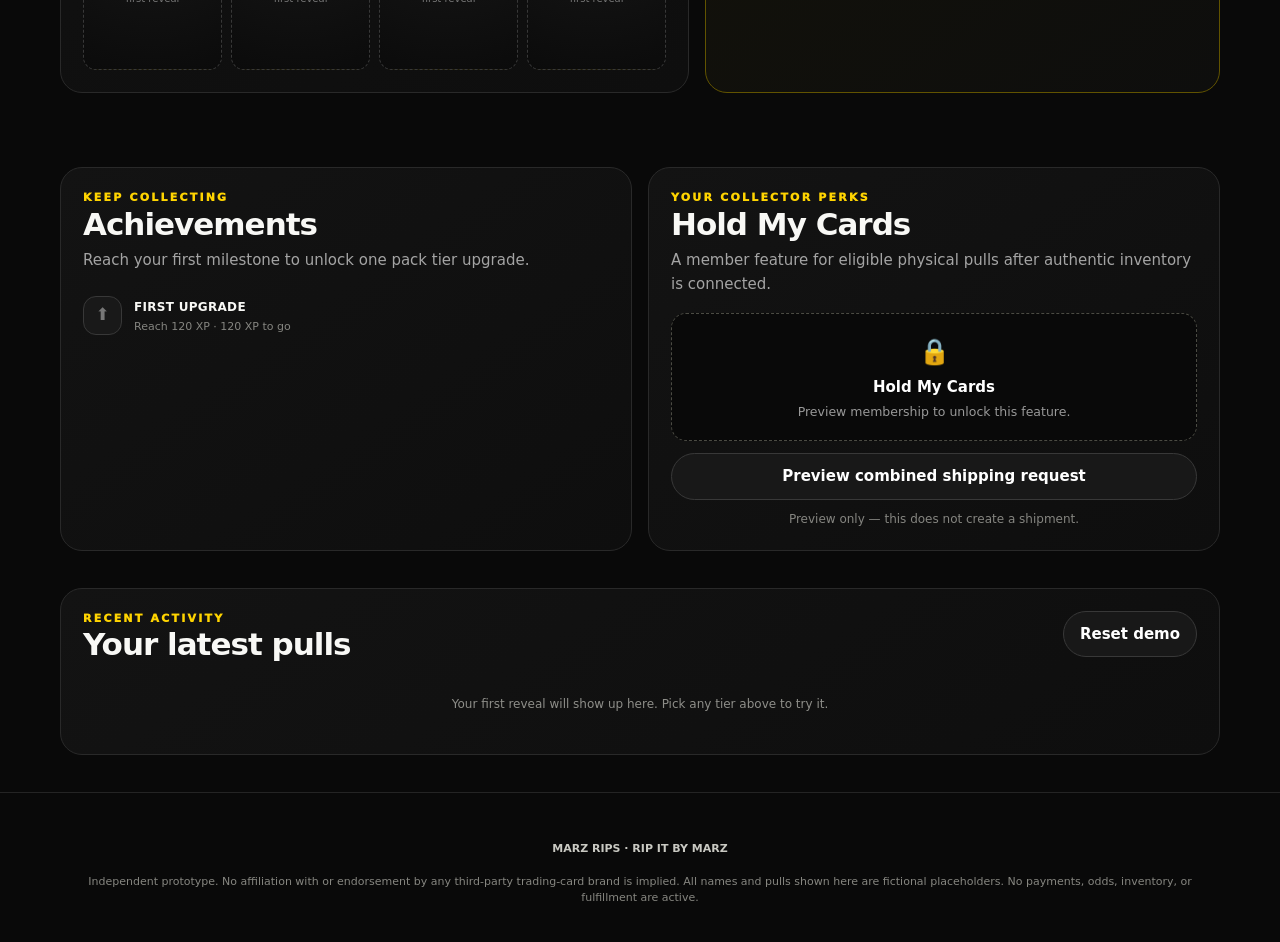
<file: classic.html>
<!doctype html>
<html lang="en">
<head>
  <meta charset="utf-8">
  <meta name="viewport" content="width=device-width, initial-scale=1, viewport-fit=cover">
  <meta name="theme-color" content="#090909">
  <meta name="description" content="Marz Rips — a collector-first pack-opening prototype. Rip, reveal, and build your collection.">
  <title>Marz Rips — Rip It by Marz</title>
  <style>
    :root{color-scheme:dark;--yellow:#ffd400;--bg:#090909;--surface:#111;--surface2:#171717;--line:#292929;--muted:#a4a4a4;--text:#f8f8f5;--green:#a8ec8d;--radius:22px;--shadow:0 24px 70px #0009}
    *{box-sizing:border-box}html{scroll-behavior:smooth;scroll-padding-top:90px}body{margin:0;background:radial-gradient(ellipse at 82% -8%,#44380055,transparent 31rem),var(--bg);color:var(--text);font:15px/1.5 Inter,ui-sans-serif,system-ui,-apple-system,"Segoe UI",sans-serif}button{font:inherit;color:inherit}a{color:inherit}.wrap{width:min(1160px,calc(100% - 40px));margin:auto}.nav{position:sticky;top:0;z-index:10;background:#090909e8;border-bottom:1px solid #252525;backdrop-filter:blur(18px)}.navin{height:72px;display:flex;align-items:center;justify-content:space-between;gap:20px}.brand{display:flex;align-items:center;gap:10px;text-decoration:none;font-size:19px;font-weight:1000;letter-spacing:-.8px;white-space:nowrap}.brandmark{display:grid;place-items:center;width:34px;height:34px;background:var(--yellow);color:#080808;border-radius:11px;font-size:19px;box-shadow:0 0 26px #ffd40033}.brand b{color:var(--yellow)}.navlinks{display:flex;align-items:center;gap:8px}.navlinks a{color:#bbb;text-decoration:none;padding:10px 13px;border-radius:999px;font-size:13px}.navlinks a:hover{color:white;background:#ffffff0c}.navcta,.btn{display:inline-flex;align-items:center;justify-content:center;gap:8px;border:1px solid #383838;background:#181818;color:white;border-radius:999px;padding:11px 16px;font-weight:800;text-decoration:none;cursor:pointer;transition:transform .18s,border-color .18s,background .18s}.navcta:hover,.btn:hover{transform:translateY(-1px);border-color:#777}.btn.primary,.navcta{background:var(--yellow);border-color:var(--yellow);color:#0a0900}.btn.primary:hover,.navcta:hover{background:#ffe44a;border-color:#ffe44a}.btn:focus-visible,.nav a:focus-visible,button:focus-visible{outline:3px solid #fff;outline-offset:3px}.btn:disabled{opacity:.5;cursor:not-allowed;transform:none}.eyebrow{color:var(--yellow);font-size:11px;font-weight:950;letter-spacing:2.2px;text-transform:uppercase}.hero{padding:clamp(54px,8vw,100px) 0 46px;text-align:center}.hero .eyebrow{display:inline-flex;align-items:center;gap:8px}.hero h1{font-size:clamp(54px,10vw,112px);line-height:.82;letter-spacing:-.085em;margin:20px 0 24px;font-weight:1000}.hero h1 span{color:var(--yellow)}.hero p{max-width:650px;margin:0 auto;color:#b8b8b3;font-size:clamp(15px,2vw,18px);line-height:1.75}.hero-actions{display:flex;justify-content:center;gap:11px;flex-wrap:wrap;margin:28px 0 0}.hero-meta{display:flex;justify-content:center;gap:18px;flex-wrap:wrap;color:#8e8e89;font-size:12px;margin:21px auto 0}.hero-meta span{display:flex;align-items:center;gap:7px}.dot{width:7px;height:7px;border-radius:50%;background:var(--green);box-shadow:0 0 12px #a8ec8d66}.notice{max-width:900px;margin:0 auto 24px;padding:14px 17px;border:1px solid #665800;background:linear-gradient(110deg,#231d00,#151300);border-radius:14px;color:#e6d987;font-size:13px;text-align:left}.notice strong{color:var(--yellow)}.section{padding:37px 0}.sectionhead{display:flex;justify-content:space-between;align-items:end;gap:18px;margin-bottom:18px}.section h2,.panel h2{font-size:clamp(23px,4vw,31px);letter-spacing:-1px;line-height:1.1;margin:0 0 7px}.sub{color:var(--muted);margin:0;line-height:1.6}.micro{font-size:12px;color:#858580}.grid{display:grid;grid-template-columns:repeat(4,minmax(0,1fr));gap:14px}.pack{position:relative;isolation:isolate;padding:15px;border-radius:var(--radius);border:1px solid #2b2b2b;background:linear-gradient(145deg,#181818,#0d0d0d);overflow:hidden;transition:transform .2s,border-color .2s,box-shadow .2s}.pack:hover{transform:translateY(-4px);border-color:#665800;box-shadow:0 15px 38px #0008}.pack-art{height:174px;border:1px solid #5a4b00;border-radius:15px;background:radial-gradient(circle at 50% 42%,#ffd40022,transparent 48%),repeating-linear-gradient(135deg,#0a0a0a 0 17px,#141414 17px 34px);display:grid;place-items:center;position:relative;margin-bottom:15px;overflow:hidden}.pack-art:after{content:"MARZ RIPS";position:absolute;bottom:12px;font-weight:950;letter-spacing:3px;font-size:9px;color:#d1b300}.pack-symbol{width:67px;height:78px;clip-path:polygon(18% 0,83% 0,100% 14%,91% 88%,77% 100%,17% 100%,2% 89%,9% 15%);border:1px solid var(--yellow);background:linear-gradient(150deg,#282000,#090909);display:grid;place-items:center;color:var(--yellow);font-size:35px;filter:drop-shadow(0 0 16px #ffd40044)}.pack-top{display:flex;align-items:start;justify-content:space-between;gap:6px}.pack h3{font-size:15px;margin:0;font-weight:950;letter-spacing:.35px}.price{font-size:26px;font-weight:1000;letter-spacing:-1px;white-space:nowrap}.pack p{min-height:38px;color:#979792;font-size:12px;margin:5px 0 13px}.pack .btn{width:100%;padding:12px;font-size:13px}.pilltag{position:absolute;top:12px;left:12px;background:var(--yellow);color:#080808;font-weight:950;font-size:9px;text-transform:uppercase;letter-spacing:.7px;border-radius:99px;padding:5px 9px}.layout{display:grid;grid-template-columns:minmax(0,1.1fr) minmax(290px,.9fr);gap:16px}.panel{background:linear-gradient(145deg,#131313,#0e0e0e);border:1px solid #292929;border-radius:var(--radius);padding:22px;min-width:0}.panelhead{display:flex;align-items:start;justify-content:space-between;gap:10px}.stats{display:grid;grid-template-columns:repeat(4,1fr);gap:9px;margin-top:18px}.stat{padding:12px;border:1px solid #262626;background:#090909;border-radius:14px;min-width:0}.stat b{display:block;font-size:24px;line-height:1.1;color:var(--yellow)}.stat span{display:block;margin-top:5px;font-size:9px;font-weight:800;letter-spacing:.7px;color:#8e8e89;text-transform:uppercase}.progress-wrap{margin-top:15px}.progress-label{display:flex;justify-content:space-between;font-size:11px;color:#a3a39e;margin-bottom:7px}.progress{height:7px;border-radius:99px;background:#292929;overflow:hidden}.progress i{display:block;height:100%;width:0;background:linear-gradient(90deg,#e9bd00,var(--yellow));border-radius:99px;transition:width .3s}.binder{display:grid;grid-template-columns:repeat(4,minmax(0,1fr));gap:9px;margin-top:18px}.card{aspect-ratio:2.5/3.5;border:1px dashed #383838;border-radius:13px;background:radial-gradient(circle at 50% 15%,#282300,#111 55%,#0b0b0b);display:flex;align-items:center;justify-content:center;text-align:center;padding:9px;color:#777;font-size:10px;line-height:1.4;position:relative;overflow:hidden}.card .card-symbol{display:block;color:var(--yellow);font-size:22px;margin-bottom:8px}.card.owned{border-style:solid;border-color:#756100;color:#f3e9af}.card.owned:before{content:"";position:absolute;inset:-80%;background:linear-gradient(120deg,transparent,#ffd40022,transparent);transform:rotate(25deg);pointer-events:none}.cardcontent{position:relative;z-index:1}.card-tier{display:block;color:#a9a9a1;font-size:9px;margin-top:5px}.member{border-color:#615300;background:radial-gradient(circle at 90% 0,#493c003d,transparent 55%),linear-gradient(145deg,#171507,#0e0e0d)}.memberprice{font-size:38px;font-weight:1000;letter-spacing:-2px;margin:14px 0 3px}.memberprice small{font-size:14px;letter-spacing:0;color:#aaa;font-weight:600}.checklist{list-style:none;margin:17px 0;padding:0;display:grid;gap:11px}.checklist li{color:#dadad4;font-size:13px}.checklist li:before{content:"✓";color:var(--yellow);font-weight:1000;margin-right:10px}.member-note{border-top:1px solid #3b350f;padding-top:12px;font-size:11px;color:#aaa}.member .btn{width:100%}.member-state{font-size:11px;color:#a9a9a1;margin:10px 0 0;text-align:center}.subgrid{display:grid;grid-template-columns:1fr 1fr;gap:16px}.ach-list{display:grid;gap:0;margin-top:11px}.ach{display:flex;align-items:center;gap:12px;padding:12px 0;border-bottom:1px solid #242424}.ach:last-child{border:0}.badge{width:39px;height:39px;flex:0 0 39px;border-radius:13px;border:1px solid #383838;background:#191919;display:grid;place-items:center;color:#777;font-size:17px}.badge.unlocked{color:var(--yellow);border-color:#705f00;background:#242000}.ach b{font-size:12px;letter-spacing:.3px}.ach small{display:block;color:#858580;font-size:11px;margin-top:2px}.holdbox{margin-top:17px;padding:19px 14px;border:1px dashed #4b4b43;border-radius:15px;text-align:center;color:#aaa;background:#090909}.holdbox.active{border-color:#615300;background:#171507;color:#f4e694}.holdicon{display:block;font-size:25px;margin-bottom:6px}.holdbox strong{color:#fff}.holdbox small{display:block;color:#999;margin-top:4px}.hold-actions{display:grid;gap:8px;margin-top:12px}.hold-actions .btn{width:100%}.activity{display:grid;gap:8px;margin-top:14px}.activity-row{display:flex;justify-content:space-between;gap:12px;padding:10px 12px;background:#0a0a0a;border:1px solid #252525;border-radius:12px;font-size:12px}.activity-row span:last-child{color:#aaa;white-space:nowrap}.empty{color:#8e8e89;text-align:center;padding:19px 5px;font-size:12px}.toast{position:fixed;z-index:30;left:50%;bottom:calc(24px + env(safe-area-inset-bottom));transform:translate(-50%,18px);padding:12px 16px;border:1px solid #504500;border-radius:999px;background:#171500;color:#fff;font-size:13px;box-shadow:var(--shadow);opacity:0;pointer-events:none;transition:.25s;max-width:calc(100% - 32px);text-align:center}.toast.show{opacity:1;transform:translate(-50%,0)}.modal{position:fixed;inset:0;z-index:20;background:#000c;display:none;place-items:center;padding:18px;backdrop-filter:blur(9px)}.modal.show{display:grid}.modalbox{width:min(470px,100%);border:1px solid #504500;background:linear-gradient(145deg,#171507,#090909);border-radius:26px;padding:18px;box-shadow:0 25px 100px #000}.modalhead{display:flex;justify-content:space-between;align-items:center;margin-bottom:14px}.modalhead h2{font-size:16px;margin:0}.iconbtn{width:38px;height:38px;border-radius:50%;border:1px solid #393939;background:#111;cursor:pointer}.tear{position:relative;height:min(56vh,380px);min-height:285px;border:2px solid #5b4c00;border-radius:19px;display:grid;place-items:center;text-align:center;cursor:default;background:radial-gradient(circle at 50% 44%,#ffd4001b,transparent 48%),repeating-linear-gradient(135deg,#090909 0 20px,#151515 20px 40px);box-shadow:inset 0 0 45px #ffd40012,0 0 36px #ffd4001a;overflow:hidden;padding:18px;user-select:none;touch-action:pan-y}.tear.ripping{animation:shake .55s linear 2}.tear.ripped{background:radial-gradient(circle at 50% 45%,#74600070,transparent 48%),#0c0b07}.rip-pack-face{position:relative;width:min(235px,68%);height:158px;margin:4px auto 20px;border:1px solid #806b00;border-radius:14px;background:linear-gradient(145deg,#282000,#100e04 58%,#070707);box-shadow:0 13px 35px #0009,inset 0 0 30px #ffd40013;transition:transform .25s,opacity .25s;overflow:visible}.rip-pack-face:before{content:"";position:absolute;inset:8px;border:1px solid #443800;border-radius:9px;pointer-events:none}.pack-brand{position:absolute;inset:28px 0 auto;color:var(--yellow);font-weight:1000;letter-spacing:3px;font-size:14px}.pack-mark{position:absolute;top:59px;left:50%;transform:translateX(-50%);font-size:39px;color:var(--yellow);text-shadow:0 0 20px #ffd40066}.rip-track{position:absolute;left:8%;right:8%;top:112px;height:8px;border-top:2px dashed #ad9200;background:#090909;border-radius:9px}.rip-track-fill{height:5px;width:var(--rip-progress,0%);border-radius:9px;background:linear-gradient(90deg,#b79800,var(--yellow));box-shadow:0 0 11px #ffd40077}.rip-handle{position:absolute;top:-20px;left:0;display:grid;place-items:center;width:46px;height:46px;border:2px solid #fff2a8;border-radius:14px;background:var(--yellow);color:#090909;font-size:23px;font-weight:1000;box-shadow:0 5px 19px #0009;cursor:grab;touch-action:none;transform:translateX(var(--handle-x,0px));transition:transform .06s;z-index:2}.rip-handle:active{cursor:grabbing}.tear.ripping .rip-handle,.tear.ripped .rip-handle{cursor:default}.rip-instruction{font-size:13px;font-weight:950;letter-spacing:.5px;color:#f4e394}.rip-hint{margin-top:6px;color:#9d9d96;font-size:11px}.tear.ripped .rip-instruction,.tear.ripped .rip-hint{display:none}.reveal-card{position:absolute;inset:18px;display:grid;place-content:center;opacity:0;transform:translateY(18px) scale(.86);transition:opacity .35s,transform .35s;pointer-events:none}.tear.ripped .reveal-card{opacity:1;transform:translateY(0) scale(1)}.tear.ripped .rip-pack-face{position:absolute;width:min(235px,62%);height:76%;top:12%;left:50%;margin:0;transform:translateX(-50%) rotate(-4deg);opacity:.18}.tear.ripped .reveal-title{margin:0;color:#fff2a8}.sound-toggle{border:1px solid #383838;background:#111;border-radius:999px;padding:7px 10px;color:#c9c9c2;font-size:11px;font-weight:800;cursor:pointer}.sound-toggle[aria-pressed="true"]{border-color:#665800;color:var(--yellow)}.reveal-title{font-size:clamp(20px,6vw,28px);font-weight:1000;letter-spacing:-.7px;margin-top:12px}.reveal-sub{color:#aaa;font-size:12px;margin-top:7px}.modalfoot{display:grid;gap:10px;margin-top:13px}.modalfoot .btn{width:100%}.modalfoot .btn[hidden]{display:none!important}.tiny{color:#868680;font-size:10px;text-align:center}.footer{padding:48px 0 35px;border-top:1px solid #242424;color:#868680;text-align:center;font-size:11px}.footer strong{color:#c9c9c2}.bottomnav{display:none}@keyframes shake{0%,100%{transform:translateX(0) rotate(0)}20%{transform:translateX(-7px) rotate(-1deg)}40%{transform:translateX(6px) rotate(1deg)}60%{transform:translateX(-5px)}80%{transform:translateX(5px)}}
    @media(max-width:900px){.grid{grid-template-columns:repeat(2,minmax(0,1fr))}.pack-art{height:155px}.layout{grid-template-columns:1fr 1fr}.subgrid{grid-template-columns:1fr}}
    @media(max-width:640px){html{scroll-padding-top:76px}.wrap{width:min(100% - 28px,520px)}.navin{height:62px}.brand{font-size:17px}.brandmark{width:31px;height:31px}.navlinks{display:none}.navcta{padding:9px 13px;font-size:12px}.hero{padding:52px 0 29px}.hero h1{font-size:clamp(53px,17vw,82px);margin:18px 0}.hero p{font-size:14px;line-height:1.65}.hero-actions .btn{flex:1;min-width:145px}.hero-meta{gap:10px 15px;font-size:10px}.notice{font-size:12px;padding:12px 13px;margin-bottom:13px}.section{padding:28px 0}.sectionhead{align-items:start;flex-direction:column;gap:5px}.section h2,.panel h2{font-size:23px}.grid{gap:10px}.pack{padding:10px;border-radius:18px}.pack-art{height:138px;border-radius:12px;margin-bottom:11px}.pack-symbol{width:57px;height:67px;font-size:29px}.pack h3{font-size:12px}.price{font-size:22px}.pack p{min-height:36px;font-size:10px;margin:3px 0 10px}.pack .btn{padding:10px 5px;font-size:11px}.pilltag{top:8px;left:8px;font-size:8px}.layout{grid-template-columns:1fr;gap:11px}.panel{padding:17px;border-radius:19px}.stats{gap:7px;margin-top:14px}.stat{padding:10px}.stat b{font-size:21px}.stat span{font-size:8px}.binder{gap:7px;margin-top:14px}.card{border-radius:10px;padding:6px;font-size:9px}.card .card-symbol{font-size:19px;margin-bottom:5px}.card-tier{font-size:8px}.subgrid{gap:11px}.ach{padding:10px 0}.holdbox{padding:16px 12px}.footer{padding:36px 0 92px;font-size:10px}.bottomnav{position:fixed;z-index:9;display:grid;grid-template-columns:repeat(4,1fr);gap:2px;left:10px;right:10px;bottom:calc(9px + env(safe-area-inset-bottom));padding:6px;border:1px solid #303030;border-radius:18px;background:#101010ed;backdrop-filter:blur(16px);box-shadow:0 8px 35px #0009}.bottomnav button{border:0;background:transparent;border-radius:12px;color:#aaa;font-size:9px;font-weight:800;padding:7px 2px;display:grid;place-items:center;gap:3px;cursor:pointer}.bottomnav button span{font-size:17px;line-height:1}.bottomnav button.active{color:var(--yellow);background:#ffd40012}.toast{bottom:calc(82px + env(safe-area-inset-bottom))}}
    @media(max-width:360px){.wrap{width:calc(100% - 22px)}.hero h1{font-size:51px}.pack-art{height:118px}.pack h3{font-size:11px}.price{font-size:20px}.hero-actions{gap:8px}.btn{padding:10px 12px}}
    @media(prefers-reduced-motion:reduce){*,*::before,*::after{scroll-behavior:auto!important;animation-duration:.01ms!important;animation-iteration-count:1!important;transition-duration:.01ms!important}}

/* Circular pack room. Classic layout remains available without changing collection data. */
[hidden]{display:none!important}
body.cinematic .hero{display:none}
body.cinematic #packs{padding-top:42px}
body.cinematic #packs h2{font-size:clamp(34px,6vw,58px);letter-spacing:-2px}
.layout-switch{display:flex;align-items:center;gap:8px;padding:4px;border:1px solid #383329;border-radius:99px;background:#111;flex-shrink:0}
.layout-switch button{border:0;background:transparent;padding:9px 13px;border-radius:99px;color:#999;font-size:12px;cursor:pointer}
.layout-switch button[aria-pressed=true]{background:#ffd400;color:#080808;font-weight:900}
body.cinematic .pack-art{height:206px;background:radial-gradient(ellipse at 50% 50%,#6d590050,transparent 70%),repeating-linear-gradient(135deg,#0a0a0a 0 17px,#141414 17px 34px)}
body.cinematic .pack-symbol{width:100px;height:128px;font-size:49px;background:linear-gradient(125deg,#191500,#5c4b00 35%,#151100 55%,#382e00);box-shadow:inset 0 0 20px #ffd40044}
body.cinematic .modal{padding:16px;background:radial-gradient(ellipse at 50% 55%,#272000d9,#020202f5 75%);overflow:auto}
body.cinematic .modalbox{width:min(780px,100%);border-color:#4e431d;background:radial-gradient(ellipse at 50% 35%,#211b09,#090909 65%);padding:24px;position:relative;overflow:hidden}
body.cinematic .modalhead h2{font-size:20px;letter-spacing:-.5px}
.opening-steps{display:flex;gap:20px;color:#666;font-size:10px;letter-spacing:1.3px;text-transform:uppercase;margin:12px 0 22px}
.opening-steps span.active{color:var(--yellow)}
.pack-room{position:relative;text-align:center}
.room-title{font-size:30px;letter-spacing:-1px;font-weight:950;line-height:1.15;margin:4px 0 8px}
.room-hint{color:#a6a398;font-size:12px;margin:0}
.orbit-stage{height:330px;position:relative;isolation:isolate;overflow:hidden;touch-action:pan-y;user-select:none;cursor:grab;outline-offset:-4px}
.orbit-stage:active{cursor:grabbing}
.orbit-ring{position:absolute;left:12%;right:12%;top:50%;height:115px;border:1px solid #a88b0055;border-radius:50%;box-shadow:0 0 30px #ffd40019,inset 0 0 28px #ffd40015;transform:rotate(-5deg);pointer-events:none}
.orbit-ring:after{content:'';position:absolute;inset:17px;border:1px solid #d2ae0022;border-radius:50%}
.orbit-pack{position:absolute;left:50%;top:37%;width:132px;height:194px;margin:-65px 0 0 -66px;border:1px solid #8b742a;border-radius:9px;padding:14px 10px;background:repeating-linear-gradient(0deg,transparent 0 3px,#ffffff06 3px 4px),linear-gradient(125deg,#29251a,#6c5718 18%,#151309 38%,#51451d 66%,#0f0d07);box-shadow:inset 0 1px 3px #fff6,0 20px 26px #0009;display:flex;flex-direction:column;align-items:center;justify-content:center;gap:6px;will-change:transform;transition:transform .35s cubic-bezier(.2,.75,.2,1),opacity .35s,filter .35s;cursor:pointer;color:#ffdc45;overflow:hidden}
.orbit-pack:before,.orbit-pack:after{content:'';position:absolute;left:0;right:0;height:12px;background:repeating-linear-gradient(90deg,#9e853c 0 2px,#362b13 2px 5px);border-bottom:1px solid #b7a15b66}
.orbit-pack:before{top:0}.orbit-pack:after{bottom:0}
.orbit-pack .foil-mark{font-size:62px;text-shadow:0 0 25px #ffce0066;line-height:1.2}
.orbit-pack b{font-size:13px;letter-spacing:1.4px}.orbit-pack small{font-size:8px;letter-spacing:1.3px}.orbit-pack .pack-number{font:10px ui-monospace,monospace;margin-top:8px;color:#dfd2ab}
.orbit-pack[aria-pressed=true]{border-color:#ffdf60;box-shadow:0 0 25px #ffd40030,0 26px 30px #000,inset 0 0 20px #ffe45c20}
.orbit-nav{display:flex;justify-content:center;align-items:center;gap:20px;margin:-8px 0 14px;position:relative;z-index:12}
.orbit-nav button{width:42px;height:42px;border:1px solid #5c4c23;border-radius:50%;background:#18150c;color:#ffde50;font-size:24px;cursor:pointer}
.orbit-label{font:12px ui-monospace,monospace;color:#e2d7aa;min-width:135px}
.cinematic #ripButton{background:transparent;border-color:#383329;color:#aaa;width:auto;justify-self:center;font-size:11px;padding:8px 14px}
.room-confirm{width:min(360px,100%);min-height:49px;font-size:14px}
body.cinematic .tear{height:375px;min-height:300px;border:0;background:radial-gradient(ellipse at 50% 75%,#7a590022,transparent 65%);box-shadow:none;padding:16px;overflow:hidden}
body.cinematic .rip-pack-face{width:195px;height:255px;border-radius:9px;background:repeating-linear-gradient(0deg,transparent 0 3px,#ffffff06 3px 4px),linear-gradient(120deg,#312816,#857032 20%,#171208 38%,#4f431d 70%,#0c0b08);box-shadow:0 20px 40px #0009,inset 0 0 28px #ffd40022;margin:0 auto 17px}
body.cinematic .pack-brand{top:65px;font-size:17px;letter-spacing:2px}
body.cinematic .pack-mark{top:102px;font-size:65px}
body.cinematic .rip-track{top:29px;border-top-color:#ffe48b;left:7%;right:7%}
body.cinematic .rip-pack-face:after{content:'SELECTED PACK';position:absolute;bottom:28px;left:0;right:0;font-size:9px;letter-spacing:2px;color:#b9a66a}
body.cinematic .tear.ripping{animation:anticipation .65s ease-in-out infinite}
body.cinematic .tear.ripping .rip-pack-face{transform:scale(1.025);box-shadow:0 0 70px #ffc40055}
body.cinematic .tear.ripped .rip-pack-face{width:195px;height:255px;left:50%;top:15px;opacity:0;transform:translateX(-50%) translateY(-100px) rotate(-20deg);transition:opacity .5s,transform .7s}
body.cinematic .reveal-card{inset:5px;z-index:3;transform:translateY(90px) scale(.75) rotateY(65deg);transition:opacity .7s,transform .9s cubic-bezier(.15,.8,.2,1)}
body.cinematic .tear.ripped .reveal-card{transform:translateY(0) scale(1) rotateY(0)}
.reveal-art{width:190px;height:256px;margin:0 auto 9px;border:2px solid #d7b454;border-radius:13px;padding:8px;position:relative;overflow:hidden;background:linear-gradient(130deg,#463421,#d3ad4666 25%,#160f20 45%,#a6782966 70%,#302518);box-shadow:0 0 24px #ffd40044,0 22px 45px #000}
.reveal-art-inner{height:100%;position:relative;overflow:hidden;border:1px solid #d6b86666;border-radius:8px;background:radial-gradient(circle at 50% 44%,#593c82,#1c1532 40%,#070a12 78%);display:flex;flex-direction:column;align-items:center;justify-content:center}
.reveal-art-inner:before{content:'';width:240px;height:70px;position:absolute;top:80px;left:-35px;border:1px solid #fcd67466;border-radius:50%;transform:rotate(-30deg);box-shadow:0 0 22px #8b65bb55}
.reveal-art-inner:after{content:'';position:absolute;inset:-100%;background:linear-gradient(110deg,transparent 42%,#fff9 50%,transparent 58%);transform:translateX(-60%) rotate(20deg);animation:none}
.tear.ripped .reveal-art-inner:after{animation:foil-pass 2.5s ease-out 1}
.reveal-glyph{font-size:82px;line-height:1;color:#ffe68a;text-shadow:0 0 28px #e5b945;position:relative;z-index:1}
.reveal-art-label{position:absolute;top:10px;font-size:8px;letter-spacing:2px;color:#e6d4a0}.reveal-art-rarity{position:absolute;bottom:13px;font-size:10px;font-weight:900;letter-spacing:2px;color:#ffdf84}
body.cinematic .reveal-title{font-size:24px;margin-top:0}.reveal-sub{max-width:300px;margin:5px auto 0}
body.classic .reveal-art,body.classic .opening-steps{display:none}
.reveal-effects{position:absolute;inset:0;pointer-events:none;z-index:1;opacity:0;overflow:hidden}
.tear.ripped .reveal-effects{opacity:1}
.reveal-bloom{position:absolute;width:300px;height:300px;left:50%;top:40%;margin:-150px;background:radial-gradient(circle,#fff8bf99,#ffcc0022 35%,transparent 65%);border-radius:50%;animation:reveal-bloom 1.2s ease-out both}
.light-beam{position:absolute;left:50%;top:-90px;width:110px;height:500px;transform-origin:50% 80%;background:linear-gradient(180deg,transparent,#f5d36f2b,transparent);filter:blur(5px)}
.light-beam.a{transform:rotate(32deg)}.light-beam.b{transform:rotate(-32deg)}
.spark{position:absolute;left:50%;top:48%;width:3px;height:3px;border-radius:50%;background:#ffe79b;box-shadow:0 0 8px #ffcd38;animation:spark-out 1.5s ease-out both;animation-delay:var(--delay)}
@keyframes spark-out{from{transform:translate(0,0) scale(1.3);opacity:1}to{transform:translate(var(--sx),var(--sy)) scale(.2);opacity:0}}
@keyframes reveal-bloom{0%{opacity:0;transform:scale(.3)}35%{opacity:1;transform:scale(1.4)}100%{opacity:.2;transform:scale(1.8)}}
@keyframes foil-pass{to{transform:translateX(65%) rotate(20deg)}}
@keyframes anticipation{0%,100%{transform:translateY(0)}50%{transform:translateY(-3px)}}
@media(max-width:640px){body.cinematic #packs{padding-top:24px}.layout-switch button{padding:8px 11px;font-size:11px}body.cinematic .sectionhead{gap:15px}body.cinematic .pack-art{height:150px}body.cinematic .pack-symbol{width:74px;height:105px;font-size:37px}body.cinematic .modal{padding:9px}body.cinematic .modalbox{padding:16px 12px;border-radius:22px;max-height:calc(100dvh - 18px);overflow:auto}.opening-steps{gap:15px;margin-bottom:16px;font-size:9px}.room-title{font-size:26px}.orbit-stage{height:295px}.orbit-pack{width:112px;height:170px;margin-left:-56px}.orbit-pack .foil-mark{font-size:51px}.orbit-pack b{font-size:11px}.orbit-pack small{font-size:7px}.orbit-nav{margin-top:-4px}body.cinematic .tear{height:365px;min-height:290px}body.cinematic .modalhead h2{font-size:17px}.sound-toggle{font-size:10px;padding:7px}.room-hint{font-size:11px}}
@media(prefers-reduced-motion:reduce){.reveal-effects{display:none!important}.orbit-pack{will-change:auto}.tear.ripping{animation:none!important}.reveal-art-inner:after{display:none}}


/* Suspense phase: no pull identity is displayed until the final reveal. */
.music-toggle{background:#18150d;border:1px solid #5a4b20;color:#e6ca73;border-radius:99px;padding:9px 12px;font-size:12px;cursor:pointer;white-space:nowrap}
.music-toggle[aria-pressed=false]{color:#999;border-color:#333}
.tear-cap{display:none}body.cinematic .tear-cap{display:block;position:absolute;left:-1px;right:-1px;top:-1px;height:35px;border:1px solid #ae9245;border-radius:8px 8px 0 0;background:repeating-linear-gradient(90deg,#9e853c 0 2px,#362b13 2px 5px);transform-origin:0 100%;transform:rotate(calc(var(--tear-amount,0) * -3deg));transition:transform .15s;z-index:1;pointer-events:none}
body.cinematic .tear.ripping{animation:none}
body.cinematic .tear.ripping .tear-cap{transform:translate(22px,-95px) rotate(-32deg);transition:transform 1s cubic-bezier(.2,.6,.3,1)}
body.cinematic .tear.showtime .rip-pack-face{opacity:0;transform:translateY(-110px) rotate(-9deg) scale(.85);transition:transform .9s,opacity .7s}
.tear.showtime .rip-instruction,.tear.showtime .rip-hint{visibility:hidden}
.mystery-card{position:absolute;left:50%;top:22px;width:190px;height:256px;margin-left:-95px;perspective:1100px;z-index:4;visibility:hidden;opacity:0;pointer-events:none}
.tear.showtime .mystery-card{visibility:visible;opacity:1;transition:opacity .5s}
.mystery-spinner{position:relative;width:100%;height:100%;transform-style:preserve-3d}
.tear.showtime .mystery-spinner{animation:mystery-turn 3.55s cubic-bezier(.35,.05,.3,1) both}
.mystery-face{position:absolute;inset:0;backface-visibility:hidden;border:2px solid #e1bb5c;border-radius:13px;background:repeating-linear-gradient(135deg,#ffd40007 0 2px,transparent 2px 11px),radial-gradient(ellipse at 50% 45%,#735725,#14101c 65%);box-shadow:0 0 30px #ffd40033,0 18px 30px #0008;display:flex;flex-direction:column;align-items:center;justify-content:center;gap:16px;overflow:hidden}
.mystery-face:before{content:'';position:absolute;inset:8px;border:1px solid #cfb96666;border-radius:7px}.mystery-face:after{content:'';position:absolute;inset:-100%;background:linear-gradient(110deg,transparent 43%,#ffffca88 50%,transparent 57%);animation:none}
.tear.showtime .mystery-face:after{animation:mystery-shine 2s linear 2}
.mystery-face.reverse{transform:rotateY(180deg)}.mystery-face b{color:#ffe187;font-size:14px;letter-spacing:2px}.mystery-face span{font-size:72px;color:#ffe28b;text-shadow:0 0 24px #ffcf4b}.mystery-face small{color:#d8cba4;letter-spacing:2px;font-size:8px}
.suspense-label{position:absolute;bottom:35px;left:0;right:0;text-align:center;font-size:12px;color:#e2c776;letter-spacing:2px;font-weight:800;opacity:0}
.tear.showtime .suspense-label{opacity:1;transition:opacity .6s}.tear.ripped .suspense-label{opacity:0}
.tear.showtime .reveal-effects{opacity:1}.tear.showtime .light-beam.a{animation:sweep-a 3.5s ease-in-out both}.tear.showtime .light-beam.b{animation:sweep-b 3.5s ease-in-out both}
@keyframes mystery-turn{0%{transform:translateY(70px) scale(.65) rotateY(-160deg) rotateZ(-12deg)}22%{transform:translateY(0) scale(1) rotateY(0deg) rotateZ(4deg)}68%{transform:translateY(-12px) scale(1.06) rotateY(720deg) rotateZ(-4deg)}100%{transform:translateY(0) scale(1) rotateY(1080deg) rotateZ(0)}}
@keyframes mystery-shine{0%{transform:translateX(-65%) rotate(18deg)}100%{transform:translateX(65%) rotate(18deg)}}
@keyframes sweep-a{from{transform:rotate(-40deg)}to{transform:rotate(30deg)}}@keyframes sweep-b{from{transform:rotate(40deg)}to{transform:rotate(-30deg)}}
@media(max-width:640px){.cinematic .modalhead{flex-wrap:wrap;gap:10px}.cinematic .modalhead h2{flex:1 0 100%}.modalhead .music-toggle{font-size:10px;padding:7px 9px}.navin{gap:8px}.navcta{font-size:10px;padding:8px 10px}.music-toggle{font-size:10px;padding:8px 9px}.brand{font-size:15px;gap:6px}}
@media(prefers-reduced-motion:reduce){.mystery-card{display:none}.suspense-label{display:none}.tear-cap{transition:none!important}}

  
/* Physical foil packets: front face, folded side gusset and crimped seals. */
.orbit-pack{padding:0;border:0;background:none;box-shadow:none;overflow:visible;display:block;transform-style:preserve-3d}
.orbit-pack:before,.orbit-pack:after{display:none}
.packet-front{position:absolute;inset:0;display:flex;flex-direction:column;align-items:center;justify-content:center;gap:6px;border:1px solid #c4a65b;border-radius:7px;background:linear-gradient(100deg,#fff5bc28,transparent 12%,#0008 47%,transparent 68%,#fff6c735 89%,#0005),repeating-linear-gradient(0deg,transparent 0 3px,#ffffff08 3px 4px),linear-gradient(135deg,#a88b3f,#332a12 24%,#17130b 48%,#79612a 80%,#c4aa5d);box-shadow:inset 2px 0 3px #fff7,inset -3px 0 6px #000b,0 23px 24px #0009;transform:translateZ(6px);overflow:hidden;color:#ffe270}
.packet-front:before,.packet-front:after{content:'';position:absolute;left:0;right:0;height:13px;background:repeating-linear-gradient(90deg,#dcc276 0 1px,#594519 1px 3px,#ab8c3d 3px 4px);box-shadow:0 1px 2px #0009,inset 0 2px 2px #fff4;z-index:2}
.packet-front:before{top:0;border-bottom:1px solid #eee0ad66}.packet-front:after{bottom:0;border-top:1px solid #eee0ad66}
.packet-side{position:absolute;top:2px;bottom:2px;right:-6px;width:12px;border-radius:2px;background:linear-gradient(90deg,#473616,#c4a352 28%,#695021 45%,#221a0c 55%,#927132 90%);border:1px solid #ad8e44;transform:rotateY(90deg);transform-origin:center;box-shadow:inset 0 1px 3px #fff5;pointer-events:none}
.packet-front .foil-mark{color:#ffda3f;text-shadow:1px 2px 0 #715100,-1px -1px 0 #fff0a1,0 0 22px #ffd40044}
.orbit-pack[aria-pressed=true]{border:0;box-shadow:none}
.orbit-pack[aria-pressed=true] .packet-front{border-color:#fff0a1;box-shadow:inset 2px 0 3px #fff8,inset -3px 0 6px #000b,0 0 27px #ffd40025,12px 26px 25px #000b}
.orbit-pack:focus-visible{outline:2px solid #fff0a1;outline-offset:7px}
.catalog-packet{position:relative;width:112px;height:166px;transform:perspective(650px) rotateY(-24deg) rotateX(9deg) rotateZ(-8deg);transform-style:preserve-3d;transition:transform .5s;filter:drop-shadow(12px 16px 12px #0009)}
.catalog-packet .packet-front{gap:8px}.catalog-packet small{font-size:7px;letter-spacing:1.1px}.catalog-packet b{font-size:11px;letter-spacing:1px}.catalog-packet .foil-mark{font-size:60px;line-height:1}
.pack:hover .catalog-packet{transform:perspective(650px) rotateY(-13deg) rotateX(5deg) rotateZ(-3deg)}
body.classic .catalog-packet{display:none}
body.classic .pack-art:after{content:'ϟ';font-size:85px;color:#ffd400;text-shadow:0 0 25px #ffd40066}
body.cinematic .rip-pack-face{border-left:3px solid #d7b965;border-right:4px solid #4b3718;background:linear-gradient(100deg,#fff1aa25,transparent 20%,#0006 45%,transparent 70%,#fff0ae25 93%),repeating-linear-gradient(0deg,transparent 0 3px,#ffffff08 3px 4px),linear-gradient(120deg,#9f8240,#51401b 20%,#171208 45%,#796029 80%,#b19a54);box-shadow:inset 2px 0 4px #fff5,inset -3px 0 5px #0009,12px 22px 32px #000b}
.rip-packet-edge{display:none}body.cinematic .rip-packet-edge{display:block;position:absolute;right:-11px;top:5px;bottom:2px;width:8px;border:1px solid #816327;border-radius:0 4px 4px 0;background:linear-gradient(90deg,#b28c3e,#3b2b0c 50%,#786029);transform:skewY(24deg);transform-origin:left;pointer-events:none}
body.cinematic .rip-pack-face:before{inset:auto 0 0;height:13px;border:0;border-radius:0;background:repeating-linear-gradient(90deg,#c2a25b 0 1px,#51401c 1px 3px,#977a36 3px 4px)}
@media(max-width:650px){.catalog-packet{width:90px;height:132px}.catalog-packet .foil-mark{font-size:44px}.catalog-packet b{font-size:9px}.catalog-packet small{font-size:6px}}
@media(prefers-reduced-motion:reduce){.catalog-packet{transition:none}}


.packet-glint{position:absolute;inset:-30% -100%;background:linear-gradient(110deg,transparent 43%,#fff8cd22 48%,#fffce94d 50%,transparent 57%);transform:translateX(-35%);animation:foil-light 6s ease-in-out infinite;pointer-events:none}
@keyframes foil-light{0%,20%{transform:translateX(-35%)}65%,100%{transform:translateX(35%)}}
@media(prefers-reduced-motion:reduce){.packet-glint{animation:none;transform:none}}

.upgrade-reward{margin:20px 0;padding:18px;border:1px solid #806b26;border-radius:16px;background:linear-gradient(125deg,#3b300b44,#111)}.upgrade-reward h3{margin:7px 0;font-size:19px}.upgrade-reward .sub{margin:7px 0 12px}.upgrade-reward .micro{margin:12px 0 0}.upgrade-offer{margin:0 0 18px;padding:13px 16px;border:1px solid #806b26;border-radius:14px;background:#ffd4000b}.upgrade-offer p{margin:0 0 10px;font-size:12px;color:#e4d6a1}.upgrade-offer .btn{font-size:12px;min-height:42px}.upgrade-offer .btn[aria-pressed=true]{background:#ffd400;color:#0b0900;border-color:#ffd400}
</style>
</head>
<body class="cinematic">
  <header class="nav"><div class="wrap navin">
    <a class="brand" href="#top" aria-label="Marz Rips home"><span class="brandmark">ϟ</span><span>MARZ <b>RIPS</b></span></a>
    <nav class="navlinks" aria-label="Main navigation"><a href="#packs">The Rips</a><a href="#collection">Collection</a><a href="#rewards">Rewards</a></nav>
    <div style="display:flex;align-items:center;gap:8px"><button class="music-toggle" id="musicToggle" type="button" aria-pressed="true" onclick="toggleMusic()" title="Original background music starts when you choose a tier">♫ Music on</button><button class="navcta" type="button" onclick="go('collection')">My collection <span aria-hidden="true">↗</span></button></div>
  </div></header>
  <main class="wrap" id="top">
    <section class="hero">
      <div class="eyebrow"><span class="dot"></span> RIP &nbsp;•&nbsp; REVEAL &nbsp;•&nbsp; COLLECT</div>
      <h1>RIP IT.<br><span>BY MARZ.</span></h1>
      <p>Every rip adds a new signal to your collection. Build your binder, level up, and earn your place in the Marz universe. Choose a tier, then drag the tab across the pack to rip it open.</p>
      <div class="hero-actions"><button class="btn primary" type="button" onclick="go('packs')">Choose a rip <span aria-hidden="true">→</span></button><button class="btn" type="button" onclick="go('rewards')">See collector rewards</button></div>
      <div class="hero-meta"><span><i class="dot"></i> Opens are free in prototype</span><span>◈ Progress saves on this device</span><span>✦ Cards not loaded yet</span></div>
    </section>
    <div class="notice" role="status"><strong>PROTOTYPE MODE</strong> &nbsp; All opens are free simulations featuring original Marz placeholder pulls. No Pokémon cards, real money, payment processing, or shipping are involved yet.</div>

    <section class="section" id="packs">
      <div class="sectionhead"><div><div class="eyebrow">Choose your reveal</div><h2>The Rips</h2><p class="sub">Pick your tier, find your pack, then rip it. Every prototype open is free.</p></div><div class="layout-switch" aria-label="Opening layout"><button id="cinemaLayout" type="button" aria-pressed="true" onclick="setLayout('cinematic')">Pack circle</button><button id="classicLayout" type="button" aria-pressed="false" onclick="setLayout('classic')">Classic layout</button></div></div>
      <div class="grid" id="packGrid"></div>
    </section>

    <section class="section" id="collection">
      <div class="layout">
        <div class="panel">
          <div class="panelhead"><div><div class="eyebrow">Your Marz universe</div><h2>My Collection</h2><p class="sub">Your simulated pulls stay saved on this device.</p></div><span class="micro" id="collectorLabel">LEVEL 1</span></div>
          <div class="stats"><div class="stat"><b id="pullCount">0</b><span>Test rips</span></div><div class="stat"><b id="level">1</b><span>Level</span></div><div class="stat"><b id="xp">0</b><span>Collector XP</span></div><div class="stat"><b id="streak">0</b><span>Day streak</span></div></div>
          <div class="progress-wrap"><div class="progress-label"><span id="nextLevel">100 XP to Level 2</span><span id="progressText">0 / 100 XP</span></div><div class="progress" aria-label="Level progress"><i id="progressBar"></i></div></div>
          <div class="upgrade-reward"><div class="eyebrow">First milestone · 120 XP</div><h3 id="upgradeRewardTitle">Earn your pack upgrade</h3><p id="upgradeRewardText" class="sub"></p><div class="progress" role="progressbar" aria-label="First pack upgrade progress" aria-valuemin="0" aria-valuemax="120" id="upgradeProgress"><i id="upgradeProgressBar"></i></div><p class="micro">One reward, once: Quick → Boost, Boost → Heat, or Heat → Marz. Your upgrade stays saved until you use it.</p></div>
          <div class="binder" id="binder" aria-label="Latest collection pulls"></div>
        </div>
        <aside class="panel member" id="membership">
          <div class="eyebrow">Marz Rips member</div><div class="memberprice">$1 <small>/ month · planned</small></div>
          <p class="sub">Membership is for fulfillment and collector perks. It does not give away packs or cards.</p>
          <ul class="checklist"><li>Hold My Cards when real inventory is live</li><li>Request combined shipping later</li><li>Access member-only drops</li><li>Collector profile cosmetics and badge</li><li>Member status in your collection</li></ul>
          <div class="member-note">Membership checkout is not active. Preview it here without subscribing or being charged.</div>
          <button class="btn primary" id="memberButton" type="button" onclick="toggleMember()">Preview membership</button>
          <p class="member-state" id="memberState">Membership preview is off</p>
        </aside>
      </div>
    </section>

    <section class="section" id="rewards">
      <div class="subgrid">
        <div class="panel"><div class="eyebrow">Keep collecting</div><h2>Achievements</h2><p class="sub">Reach your first milestone to unlock one pack tier upgrade.</p><div class="ach-list" id="achievements"></div></div>
        <div class="panel"><div class="eyebrow">Your collector perks</div><h2>Hold My Cards</h2><p class="sub">A member feature for eligible physical pulls after authentic inventory is connected.</p><div class="holdbox" id="holdBox"></div><div class="hold-actions"><button class="btn" id="shippingButton" type="button" onclick="requestShipping()">Preview combined shipping request</button></div><p class="micro" style="margin:10px 0 0;text-align:center">Preview only — this does not create a shipment.</p></div>
      </div>
    </section>
    <section class="section" style="padding-top:0"><div class="panel"><div class="panelhead"><div><div class="eyebrow">Recent activity</div><h2 style="margin-bottom:0">Your latest pulls</h2></div><button class="btn" type="button" onclick="resetProgress()" title="Clear this device's prototype progress">Reset demo</button></div><div class="activity" id="activity"></div></div></section>
  </main>
  <footer class="footer"><div class="wrap"><strong>MARZ RIPS · RIP IT BY MARZ</strong><br><br>Independent prototype. No affiliation with or endorsement by any third-party trading-card brand is implied. All names and pulls shown here are fictional placeholders. No payments, odds, inventory, or fulfillment are active.</div></footer>
  <nav class="bottomnav" aria-label="Quick navigation"><button class="active" type="button" onclick="go('top',this)"><span>⌂</span>Home</button><button type="button" onclick="go('packs',this)"><span>ϟ</span>Rip</button><button type="button" onclick="go('collection',this)"><span>▤</span>Binder</button><button type="button" onclick="go('rewards',this)"><span>✦</span>Rewards</button></nav>
  <div class="modal" id="ripModal" role="dialog" aria-modal="true" aria-labelledby="modalTitle" aria-hidden="true"><div class="modalbox"><div class="modalhead"><h2 id="modalTitle">Drag to rip your pack</h2><div style="display:flex;gap:8px;align-items:center"><button class="music-toggle" id="musicModalToggle" type="button" aria-pressed="true" onclick="toggleMusic()">♫ Music on</button><button class="sound-toggle" id="soundToggle" type="button" aria-pressed="true" onclick="toggleSound()">🔊 Effects on</button><button class="iconbtn" type="button" onclick="closeModal()" aria-label="Close">✕</button></div></div><div class="opening-steps" aria-label="Opening progress"><span id="stepChoose" class="active">01 Choose pack</span><span id="stepRip">02 Rip</span><span id="stepReveal">03 Reveal</span></div><div id="upgradeOffer" class="upgrade-offer" hidden><p id="upgradeOfferText"></p><button class="btn" type="button" id="useUpgradeButton" onclick="togglePackUpgrade()" aria-pressed="false">Use my upgrade</button></div><section class="pack-room" id="packRoom" hidden><h3 class="room-title">Find your pack.</h3><p class="room-hint">Swipe the circle, use the arrows, or tap a pack.</p><div class="orbit-stage" id="orbitStage" role="group" tabindex="0" aria-label="Pack circle. Use left and right arrows to browse packs."><div class="orbit-ring" aria-hidden="true"></div><div id="orbitPacks"></div></div><div class="orbit-nav"><button type="button" onclick="rotatePacks(-1)" aria-label="Previous pack">‹</button><span class="orbit-label" id="orbitLabel" aria-live="polite">PACK 01 / 09</span><button type="button" onclick="rotatePacks(1)" aria-label="Next pack">›</button></div><button class="btn primary room-confirm" id="choosePackButton" type="button" onclick="chooseOrbitPack()">Choose this pack →</button><p class="tiny">Free simulated opening · no purchase</p></section><div class="tear" id="tear" role="group" aria-label="Simulated card pack. Drag the yellow tab across the pack to tear it open."><div class="rip-pack-face" id="packFace"><i class="rip-packet-edge" aria-hidden="true"></i><div class="tear-cap" aria-hidden="true"></div><div class="pack-brand">MARZ RIPS</div><div class="pack-mark">ϟ</div><div class="rip-track"><div class="rip-track-fill" id="ripTrackFill"></div><button class="rip-handle" id="ripHandle" type="button" aria-label="Press and drag right to rip the pack">↗</button></div></div><div class="rip-instruction" id="ripInstruction">PRESS &amp; DRAG THE TAB →</div><div class="rip-hint" id="ripHint">Pull it across to tear the pack and reveal your card</div><div class="reveal-effects" id="revealEffects" aria-hidden="true"></div><div class="mystery-card" id="mysteryCard" aria-hidden="true"><div class="mystery-spinner"><div class="mystery-face"><b>MARZ RIPS</b><span>ϟ</span><small>WHAT’S INSIDE?</small></div><div class="mystery-face reverse"><b>MARZ RIPS</b><span>ϟ</span><small>WHAT’S INSIDE?</small></div></div></div><div class="suspense-label" aria-hidden="true">YOUR PULL IS COMING…</div><div class="reveal-card"><div><div class="reveal-art"><div class="reveal-art-inner"><span class="reveal-art-label">MARZ UNIVERSE</span><span class="reveal-glyph" id="revealGlyph">✦</span><span class="reveal-art-rarity" id="revealRarity">MARZ PULL</span></div></div><div class="reveal-title" id="revealTitle">Your pull</div><div class="reveal-sub" id="revealSub">Free prototype reveal · no charge</div></div></div></div><div class="modalfoot" id="ripFoot"><button class="btn primary" id="ripButton" type="button" onclick="reveal()">Open without dragging</button><button class="btn" id="doneButton" type="button" onclick="closeModal()" hidden>Back to Marz Rips</button><div class="tiny">Fictional placeholder pull · not a physical card</div></div></div></div>
  <div class="toast" id="toast" role="status" aria-live="polite"></div>
  <script>
    (()=>{
      'use strict';
      const KEY='marzRipsPrototypeV2';
      const tiers=[{price:3,name:'QUICK RIP',tag:'START HERE',desc:'Your first transmission from the Marz universe.'},{price:5,name:'BOOST RIP',tag:'MORE HEAT',desc:'Turn up the signal. Keep building your binder.'},{price:9,name:'HEAT RIP',tag:'HIGH VOLTAGE',desc:'A bigger reveal for your growing collection.'},{price:13,name:'MARZ RIP',tag:'TOP TIER',desc:'The full-power prototype opening experience.'}];
      const pulls=[{name:'Yellow Comet',rarity:'COMMON',icon:'☄'},{name:'Black Orbit',rarity:'COMMON',icon:'◉'},{name:'Static Moon',rarity:'UNCOMMON',icon:'☾'},{name:'Solar Glitch',rarity:'UNCOMMON',icon:'✦'},{name:'Marz Signal',rarity:'RARE',icon:'ϟ'},{name:'Midnight Meteor',rarity:'RARE',icon:'☄'},{name:'Golden Rift',rarity:'ULTRA',icon:'✧'},{name:'Cosmic Zero',rarity:'COSMIC',icon:'✷'}];
      const defaults=()=>({pulls:[],member:false,streak:0,lastVisit:'',lastRip:'',shippingRequests:0,firstUpgradeUsed:false});
      function load(){try{const current=localStorage.getItem(KEY);const x=JSON.parse(current||localStorage.getItem('marzrips')||'null');if(!x||typeof x!=='object')return defaults();const migrated=Array.isArray(x.pulls)?x.pulls.map(p=>({name:p.name||p.item||'Marz Signal',rarity:p.rarity||'MARZ PULL',icon:p.icon||'✦',tier:Number(p.tier)||3,baseTier:Number(p.baseTier)||Number(p.tier)||3,upgraded:p.upgraded===true,ts:Number(p.ts)||Date.now()})):[];return {...defaults(),...x,firstUpgradeUsed:x.firstUpgradeUsed===true,pulls:migrated}}catch{return defaults()}}
      let state=load(), activeTier=tiers[0], baseTier=tiers[0], upgradeSelected=false, busy=false, toastTimer, layout='cinematic', selectedPack=0, circlePosition=0, ripTimer=null, showTimer=null, openingToken=0, returnFocus=null;
      try{layout=localStorage.getItem('marzRipsLayout')==='classic'?'classic':'cinematic'}catch{}
      const $=id=>document.getElementById(id);
      function persist(){try{localStorage.setItem(KEY,JSON.stringify(state))}catch{showToast('Progress could not be saved in this browser.')}}
      function escapeHtml(s){return String(s).replace(/[&<>"']/g,c=>({'&':'&amp;','<':'&lt;','>':'&gt;','"':'&quot;',"'":'&#39;'}[c]))}
      function today(){const d=new Date();return `${d.getFullYear()}-${String(d.getMonth()+1).padStart(2,'0')}-${String(d.getDate()).padStart(2,'0')}`}
      function dayDiff(a,b){return Math.round((Date.parse(b+'T12:00:00')-Date.parse(a+'T12:00:00'))/86400000)}
      function recordVisit(){const t=today();if(state.lastVisit!==t){state.streak=state.lastVisit&&dayDiff(state.lastVisit,t)===1?state.streak+1:1;state.lastVisit=t;persist()}}
      function levelData(){const xp=state.pulls.length*20;return {xp,level:Math.floor(xp/100)+1,within:xp%100}}
      window.go=(id,btn)=>{const e=$(id);if(e)e.scrollIntoView({behavior:'smooth',block:'start'});document.querySelectorAll('.bottomnav button').forEach(b=>b.classList.remove('active'));if(btn)btn.classList.add('active')};

      window.setLayout=value=>{layout=value==='classic'?'classic':'cinematic';document.body.classList.toggle('classic',layout==='classic');document.body.classList.toggle('cinematic',layout!=='classic');$('cinemaLayout').setAttribute('aria-pressed',String(layout==='cinematic'));$('classicLayout').setAttribute('aria-pressed',String(layout==='classic'));try{localStorage.setItem('marzRipsLayout',layout)}catch{}renderPacks()};
      function setOpeningStep(step){$('stepChoose').classList.toggle('active',step===0);$('stepRip').classList.toggle('active',step===1);$('stepReveal').classList.toggle('active',step===2)}
      
      function upgradeAvailable(){return levelData().xp>=120&&!state.firstUpgradeUsed}
      function renderUpgradeReward(){const xp=levelData().xp,earned=xp>=120;$('upgradeRewardTitle').textContent=state.firstUpgradeUsed?'Pack upgrade redeemed':earned?'Your pack upgrade is ready':'Earn your pack upgrade';$('upgradeRewardText').textContent=state.firstUpgradeUsed?'You used your one-time tier upgrade. More rewards are coming later.':earned?'Choose a Quick, Boost, or Heat pack and use your saved upgrade.':`${120-xp} XP until your one-time pack upgrade · ${xp} / 120 XP`;$('upgradeProgressBar').style.width=`${Math.min(120,xp)/120*100}%`;$('upgradeProgress').setAttribute('aria-valuenow',String(Math.min(120,xp)))}
      function renderUpgradeOffer(){const available=upgradeAvailable(),eligible=baseTier.price<13;$('upgradeOffer').hidden=!available;$('useUpgradeButton').hidden=!eligible;$('useUpgradeButton').disabled=busy;$('useUpgradeButton').setAttribute('aria-pressed',String(upgradeSelected));$('useUpgradeButton').textContent=upgradeSelected?'Upgrade selected · remove':'Use my upgrade';$('upgradeOfferText').textContent=!eligible?'Your upgrade is saved. Marz is already the highest tier—use it with Quick, Boost, or Heat.':upgradeSelected?`${baseTier.name} → ${activeTier.name} · one-time upgrade applied to this simulated opening`:`Upgrade ${baseTier.name} to ${tiers[tiers.indexOf(baseTier)+1].name}. Your reward is used only when the reveal completes.`}
      window.togglePackUpgrade=()=>{if(busy||$('tear').classList.contains('ripped')||!upgradeAvailable()||baseTier.price===13)return;upgradeSelected=!upgradeSelected;activeTier=upgradeSelected?tiers[tiers.indexOf(baseTier)+1]:baseTier;prepareTear();renderUpgradeOffer();$('modalTitle').textContent=activeTier.name+' · '+(upgradeSelected?'UPGRADED from $'+baseTier.price:'$'+baseTier.price+' tier');if(layout==='cinematic')renderCircle()};

      function prepareTear(){busy=false;dragging=false;dragMax=0;$('tear').classList.remove('ripped','ripping','showtime');$('tear').style.setProperty('--rip-progress','0%');$('tear').style.setProperty('--handle-x','0px');$('tear').style.setProperty('--tear-amount','0');$('revealTitle').textContent='Your pull';$('revealGlyph').textContent='✦';$('revealRarity').textContent='MARZ PULL';$('tear').querySelector('.reveal-card').setAttribute('aria-hidden','true');$('revealSub').textContent=activeTier.name+' · free simulated reveal';$('ripButton').hidden=false;$('doneButton').hidden=true;$('ripButton').disabled=false;$('ripHandle').disabled=false;$('revealEffects').replaceChildren()}
      window.openPack=price=>{returnFocus=document.activeElement;baseTier=tiers.find(t=>t.price===Number(price))||tiers[0];activeTier=baseTier;upgradeSelected=false;openingToken++;clearTimeout(ripTimer);clearTimeout(showTimer);prepareTear();renderUpgradeOffer();startBackgroundMusic();selectedPack=0;circlePosition=0;$('ripModal').classList.add('show');$('ripModal').setAttribute('aria-hidden','false');document.body.style.overflow='hidden';const circle=layout==='cinematic';$('packRoom').hidden=!circle;$('tear').hidden=circle;$('ripFoot').hidden=circle;$('modalTitle').textContent=activeTier.name+' · $'+activeTier.price+' tier';setOpeningStep(circle?0:1);if(circle){renderCircle();$('orbitStage').focus()}else $('ripHandle').focus()};
      window.closeModal=()=>{openingToken++;clearTimeout(ripTimer);clearTimeout(showTimer);stopBuildSound();setMusicLevel(.32);dragging=false;$('ripModal').classList.remove('show');$('ripModal').setAttribute('aria-hidden','true');document.body.style.overflow='';busy=false;returnFocus?.focus()};
      function renderCircle(){
        $('orbitPacks').innerHTML=Array.from({length:9},(_,i)=>`<button type="button" class="orbit-pack" data-pack="${i}" aria-label="Select ${activeTier.name} pack ${i+1}" aria-pressed="${i===selectedPack}" onclick="selectCirclePack(${i})"><i class="packet-side" aria-hidden="true"></i><span class="packet-front"><small>${activeTier.name}</small><span class="foil-mark" aria-hidden="true">ϟ</span><b>MARZ RIPS</b><span class="pack-number">NO. ${String(i+1).padStart(3,'0')}</span><small>PROTOTYPE PACK</small><i class="packet-glint" aria-hidden="true"></i></span></button>`).join('');positionCircle();
      }
      function positionCircle(){const stage=$('orbitStage'),radius=Math.min(245,stage.clientWidth*.36);document.querySelectorAll('.orbit-pack').forEach((pack,i)=>{const angle=(i-circlePosition)*Math.PI*2/9,depth=(Math.cos(angle)+1)/2,scale=.56+depth*.44;pack.style.transform=`translate(${Math.sin(angle)*radius}px,${Math.cos(angle)*54}px) scale(${scale}) perspective(750px) rotateY(${-18+Math.sin(angle)*-24}deg) rotateX(5deg) rotateZ(${Math.sin(angle)*-5}deg)`;pack.style.zIndex=String(Math.round(depth*10)+1);pack.style.opacity=String(.32+depth*.68);pack.style.filter=`brightness(${.5+depth*.5})`;pack.setAttribute('aria-pressed',String(i===selectedPack))});$('orbitLabel').textContent='PACK '+String(selectedPack+1).padStart(2,'0')+' / 09';$('choosePackButton').textContent='Choose pack '+String(selectedPack+1).padStart(3,'0')+' →'}
      window.rotatePacks=direction=>{circlePosition+=direction;selectedPack=((circlePosition%9)+9)%9;positionCircle();ensureAudio()};
      window.selectCirclePack=i=>{let delta=i-selectedPack;if(delta>4)delta-=9;if(delta< -4)delta+=9;circlePosition+=delta;selectedPack=i;positionCircle();ensureAudio()};
      window.chooseOrbitPack=()=>{$('packRoom').hidden=true;$('tear').hidden=false;$('ripFoot').hidden=false;setOpeningStep(1);$('modalTitle').textContent=activeTier.name+' · Pack '+String(selectedPack+1).padStart(3,'0');$('ripHandle').focus();ensureAudio()};
      const stage=$('orbitStage');let circlePointer=null,circleStart=0,circleLast=0,circleMoved=false,suppressClick=false;
      stage.addEventListener('pointerdown',e=>{if(e.button!==0)return;circlePointer=e.pointerId;circleStart=circleLast=e.clientX;circleMoved=false;ensureAudio()});
      stage.addEventListener('pointermove',e=>{if(circlePointer!==e.pointerId)return;const dx=e.clientX-circleLast;if(Math.abs(e.clientX-circleStart)>12){circleMoved=true;stage.setPointerCapture(e.pointerId)}if(circleMoved&&Math.abs(dx)>35){rotatePacks(dx<0?1:-1);circleLast=e.clientX}});
      stage.addEventListener('pointerup',e=>{if(circlePointer!==e.pointerId)return;if(circleMoved){suppressClick=true;setTimeout(()=>suppressClick=false,50)}circlePointer=null});stage.addEventListener('pointercancel',()=>{circlePointer=null});
      stage.addEventListener('click',e=>{if(suppressClick){e.stopPropagation();e.preventDefault()}},true);
      stage.addEventListener('keydown',e=>{if(e.key==='ArrowRight'||e.key==='ArrowLeft'){e.preventDefault();rotatePacks(e.key==='ArrowRight'?1:-1)}});
      let wheelAt=0;stage.addEventListener('wheel',e=>{const delta=Math.abs(e.deltaX)>Math.abs(e.deltaY)?e.deltaX:e.deltaY;if(Math.abs(delta)<8)return;e.preventDefault();if(Date.now()-wheelAt>130){rotatePacks(delta>0?1:-1);wheelAt=Date.now()}},{passive:false});
      window.addEventListener('resize',()=>{if(!$('packRoom').hidden)positionCircle()});
      window.reveal=()=>{if(busy||$('tear').hidden||$('tear').classList.contains('ripped'))return;playTearSound();finishRip()};
      function revealEffects(){const box=$('revealEffects');box.innerHTML='<div class="reveal-bloom"></div><div class="light-beam a"></div><div class="light-beam b"></div>';for(let i=0;i<24;i++){const spark=document.createElement('i');spark.className='spark';const angle=i*Math.PI*2/24;spark.style.setProperty('--sx',Math.cos(angle)*(100+Math.random()*100)+'px');spark.style.setProperty('--sy',Math.sin(angle)*(130+Math.random()*110)+'px');spark.style.setProperty('--delay',(Math.random()*.16)+'s');box.appendChild(spark)}}

      function finishRip(){if(busy||$('tear').classList.contains('ripped'))return;busy=true;const token=openingToken,tier=activeTier,paidTier=baseTier,usingUpgrade=upgradeSelected&&upgradeAvailable(),earnedBefore=upgradeAvailable(),number=selectedPack+1;$('useUpgradeButton').disabled=true;$('ripButton').disabled=true;$('ripHandle').disabled=true;$('tear').classList.add('ripping');const reduced=matchMedia('(prefers-reduced-motion: reduce)').matches,cinematic=layout==='cinematic'&&!reduced;if(cinematic){playBuildSound();setMusicLevel(.12);showTimer=setTimeout(()=>{if(token!==openingToken)return;$('tear').classList.remove('ripping');$('tear').classList.add('showtime');$('revealEffects').innerHTML='<div class="light-beam a"></div><div class="light-beam b"></div>'},1100)}
        ripTimer=setTimeout(()=>{if(token!==openingToken)return;const max=tier.price===13?pulls.length:tier.price===9?6:5;const card=pulls[Math.floor(Math.random()*max)];state.pulls.push({name:card.name,rarity:card.rarity,icon:card.icon,tier:tier.price,baseTier:paidTier.price,upgraded:usingUpgrade,pack:number,ts:Date.now()});if(usingUpgrade)state.firstUpgradeUsed=true;$('upgradeOffer').hidden=true;state.lastRip=today();persist();render();$('tear').classList.remove('ripping','showtime');revealEffects();$('tear').classList.add('ripped');$('tear').querySelector('.reveal-card').setAttribute('aria-hidden','false');$('revealTitle').textContent=card.name;$('revealGlyph').textContent=card.icon;$('revealRarity').textContent=card.rarity;$('revealSub').textContent=card.rarity+' · Added to your Marz collection · +20 XP';$('ripButton').hidden=true;$('doneButton').hidden=false;$('doneButton').focus();setOpeningStep(2);playRevealSound();setMusicLevel(.32);busy=false;showToast(!earnedBefore&&upgradeAvailable()?'120 XP! Your one-time pack upgrade is ready.':usingUpgrade?'Upgrade redeemed · '+card.name+' added to your collection':card.name+' added to your collection')},reduced?120:cinematic?4950:720)};
      let soundEnabled=true,audioContext=null,activeBuild=null,lastCrinkle=0,dragStartX=0,dragMax=0,dragging=false;
      window.toggleSound=()=>{soundEnabled=!soundEnabled;$('soundToggle').setAttribute('aria-pressed',String(soundEnabled));$('soundToggle').textContent=soundEnabled?'🔊 Effects on':'🔇 Effects off';if(soundEnabled)ensureAudio();else stopBuildSound()};

      let musicEnabled=true,musicBus=null,musicTimer=null,musicNext=0,musicBeat=0,musicStarted=false;
      try{musicEnabled=localStorage.getItem('marzRipsMusic')!=='off'}catch{}
      function musicControls(){for(const id of ['musicToggle','musicModalToggle']){$(id).setAttribute('aria-pressed',String(musicEnabled));$(id).textContent=musicEnabled?'♫ Music on':'♫ Music off'}}
      function getAudio(){try{const C=window.AudioContext||window.webkitAudioContext;if(!C)return null;if(!audioContext)audioContext=new C();if(audioContext.state==='suspended')audioContext.resume().catch(()=>{});return audioContext}catch{return null}}
      function ensureAudio(){if(!soundEnabled)return null;startBackgroundMusic();return getAudio()}
      function setMusicLevel(level){if(musicBus&&audioContext)musicBus.gain.setTargetAtTime(musicEnabled?level:0,audioContext.currentTime,.2)}
      function musicNote(ctx,midi,time,length,volume,bass=false){const freq=440*Math.pow(2,(midi-69)/12),osc=ctx.createOscillator(),overtone=ctx.createOscillator(),gain=ctx.createGain(),color=ctx.createGain();osc.type='sine';overtone.type='sine';osc.frequency.value=freq;overtone.frequency.value=freq*2;color.gain.value=bass?.07:.22;gain.gain.setValueAtTime(0,time);gain.gain.linearRampToValueAtTime(volume,time+.012);gain.gain.exponentialRampToValueAtTime(.0001,time+length);osc.connect(gain);overtone.connect(color);color.connect(gain);gain.connect(musicBus);osc.start(time);overtone.start(time);osc.stop(time+length+.03);overtone.stop(time+length+.03);osc.onended=()=>{osc.disconnect();overtone.disconnect();gain.disconnect();color.disconnect()}}
      function scheduleMusic(){const ctx=audioContext;if(!ctx||!musicEnabled||document.hidden)return;const halfBeat=60/98/2;
        while(musicNext<ctx.currentTime+.25){const step=musicBeat%64,bar=Math.floor(step/16),within=step%16,chords=[[48,55,58,62],[51,58,62,65],[53,60,63,67],[43,50,53,59]],chord=chords[bar],time=musicNext+(within%2?.035:0);
          if(within%4===0)musicNote(ctx,chord[0]-12,time,.48,.19,true);
          if(within===2||within===8||within===14)chord.slice(1).forEach((m,i)=>musicNote(ctx,m+12,time+i*.018,.48,.042));
          const motifs=[[74,null,70,67,null,69,70,null,74,null,77,74,null,70,67,null],[77,null,74,70,null,72,74,null,77,null,79,77,null,74,70,null],[79,null,75,72,null,74,75,null,79,null,82,79,null,75,72,null],[71,null,74,77,null,74,71,null,69,null,67,65,null,62,59,null]];const note=motifs[bar][within];if(note!==null)musicNote(ctx,note,time,.36,.06);
          musicNext+=halfBeat;musicBeat++;
        }
      }
      function startBackgroundMusic(){musicStarted=true;if(!musicEnabled||document.hidden||musicTimer)return;const ctx=getAudio();if(!ctx)return;if(!musicBus){musicBus=ctx.createGain();musicBus.gain.value=0;musicBus.connect(ctx.destination)}musicNext=ctx.currentTime+.08;setMusicLevel(.32);scheduleMusic();musicTimer=setInterval(scheduleMusic,120)}
      function stopBackgroundMusic(){clearInterval(musicTimer);musicTimer=null;if(musicBus&&audioContext)musicBus.gain.setTargetAtTime(0,audioContext.currentTime,.08)}
      window.toggleMusic=()=>{musicEnabled=!musicEnabled;musicControls();try{localStorage.setItem('marzRipsMusic',musicEnabled?'on':'off')}catch{}if(musicEnabled)startBackgroundMusic();else stopBackgroundMusic()};
      document.addEventListener('visibilitychange',()=>{if(document.hidden)stopBackgroundMusic();else if(musicStarted&&musicEnabled)startBackgroundMusic()});window.addEventListener('pagehide',stopBackgroundMusic);
      musicControls();
      function playTearSound(){const ctx=ensureAudio();if(!ctx)return;const now=ctx.currentTime,length=Math.floor(ctx.sampleRate*1.05),buffer=ctx.createBuffer(1,length,ctx.sampleRate),data=buffer.getChannelData(0);for(let i=0;i<length;i++){const fade=1-i/length;data[i]=(Math.random()*2-1)*fade*(.55+Math.random()*.45)}const source=ctx.createBufferSource(),filter=ctx.createBiquadFilter(),gain=ctx.createGain();source.buffer=buffer;filter.type='bandpass';filter.frequency.setValueAtTime(1900,now);filter.frequency.exponentialRampToValueAtTime(650,now+.96);filter.Q.value=.7;gain.gain.setValueAtTime(.0001,now);gain.gain.exponentialRampToValueAtTime(.28,now+.025);gain.gain.exponentialRampToValueAtTime(.0001,now+1.05);source.connect(filter);filter.connect(gain);gain.connect(ctx.destination);source.start(now);source.stop(now+1.06)}
      function stopBuildSound(){if(!activeBuild||!audioContext)return;try{activeBuild.gain.gain.setTargetAtTime(.0001,audioContext.currentTime,.03);activeBuild.osc.stop(audioContext.currentTime+.1)}catch{}activeBuild=null}
      function playBuildSound(){const ctx=ensureAudio();if(!ctx)return;try{const now=ctx.currentTime,osc=ctx.createOscillator(),gain=ctx.createGain();osc.type='triangle';osc.frequency.setValueAtTime(75,now);osc.frequency.exponentialRampToValueAtTime(320,now+4.4);gain.gain.setValueAtTime(.0001,now);gain.gain.exponentialRampToValueAtTime(.14,now+.15);gain.gain.exponentialRampToValueAtTime(.0001,now+4.7);osc.connect(gain);gain.connect(ctx.destination);osc.start(now);osc.stop(now+4.75);activeBuild={osc,gain};osc.onended=()=>{osc.disconnect();gain.disconnect();if(activeBuild?.osc===osc)activeBuild=null}}catch{}}
      function playRevealSound(){const ctx=ensureAudio();if(!ctx)return;const now=ctx.currentTime;(layout==='cinematic'?[130.81,261.63,523.25,783.99,1046.5]:[523.25,783.99,1046.5]).forEach((freq,i)=>{const osc=ctx.createOscillator(),gain=ctx.createGain();osc.type='sine';osc.frequency.value=freq;gain.gain.setValueAtTime(.0001,now+i*.075);gain.gain.exponentialRampToValueAtTime(.13,now+i*.075+.025);gain.gain.exponentialRampToValueAtTime(.0001,now+i*.075+.48);osc.connect(gain);gain.connect(ctx.destination);osc.start(now+i*.075);osc.stop(now+i*.075+.5)})}
      function playCrinkle(){const ctx=ensureAudio();if(!ctx||ctx.currentTime-lastCrinkle<.09)return;lastCrinkle=ctx.currentTime;const source=ctx.createBufferSource(),buffer=ctx.createBuffer(1,Math.floor(ctx.sampleRate*.1),ctx.sampleRate),data=buffer.getChannelData(0);for(let i=0;i<data.length;i++)data[i]=(Math.random()*2-1)*(1-i/data.length);const filter=ctx.createBiquadFilter(),gain=ctx.createGain();filter.type='highpass';filter.frequency.value=1800;gain.gain.value=.028;source.buffer=buffer;source.connect(filter);filter.connect(gain);gain.connect(ctx.destination);source.start();source.onended=()=>{source.disconnect();filter.disconnect();gain.disconnect()}}
      const handle=$('ripHandle');handle.addEventListener('pointerdown',e=>{if(busy||$('tear').classList.contains('ripped'))return;ensureAudio();dragging=true;dragStartX=e.clientX-dragMax;handle.setPointerCapture(e.pointerId);e.preventDefault()});handle.addEventListener('pointermove',e=>{if(!dragging)return;const track=handle.parentElement.getBoundingClientRect(),handleWidth=handle.getBoundingClientRect().width,max=Math.max(0,track.width-handleWidth);dragMax=Math.max(0,Math.min(max,e.clientX-dragStartX));const percent=max?Math.round(dragMax/max*100):0;$('tear').style.setProperty('--handle-x',dragMax+'px');$('tear').style.setProperty('--rip-progress',percent+'%');$('tear').style.setProperty('--tear-amount',String(percent/100));if(dragMax>6)playCrinkle();e.preventDefault()});function endDrag(){if(!dragging)return;dragging=false;if(dragMax>=Math.max(40,(handle.parentElement.getBoundingClientRect().width-handle.getBoundingClientRect().width)*.75)){playTearSound();finishRip()}else{dragMax=0;$('tear').style.setProperty('--handle-x','0px');$('tear').style.setProperty('--rip-progress','0%');showToast('Pull the yellow tab farther across to rip it.')}}handle.addEventListener('pointerup',endDrag);handle.addEventListener('pointercancel',()=>{dragging=false;dragMax=0;$('tear').style.setProperty('--handle-x','0px');$('tear').style.setProperty('--rip-progress','0%')});
      window.toggleMember=()=>{state.member=!state.member;persist();render();showToast(state.member?'Membership preview activated. No subscription started.':'Membership preview turned off.')};
      window.requestShipping=()=>{if(!state.member){showToast('Preview membership to unlock the Hold Box.');$('membership').scrollIntoView({behavior:'smooth',block:'center'});return}state.shippingRequests++;persist();render();showToast('Shipping request preview saved. No shipment was created.')};
      window.resetProgress=()=>{if(!confirm('Clear all Marz Rips prototype progress saved on this device?'))return;state=defaults();recordVisit();persist();render();showToast('Prototype progress reset.')};
      function showToast(message){const t=$('toast');t.textContent=message;t.classList.add('show');clearTimeout(toastTimer);toastTimer=setTimeout(()=>t.classList.remove('show'),2600)}
      function renderPacks(){$('packGrid').innerHTML=tiers.map(t=>`<article class="pack">${t.price===5?'<span class="pilltag">POPULAR</span>':''}<div class="pack-art" aria-hidden="true"><div class="catalog-packet"><i class="packet-side"></i><div class="packet-front"><small>MARZ RIPS</small><span class="foil-mark">ϟ</span><b>${t.name}</b><small>PROTOTYPE PACK</small><i class="packet-glint"></i></div></div></div><div class="pack-top"><h3>${t.name}</h3><div class="price">$${t.price}</div></div><p>${t.desc}</p><button class="btn primary" type="button" onclick="openPack(${t.price})">${layout==='cinematic'?'CHOOSE TIER':'TEST OPEN'} <span aria-hidden="true">→</span></button></article>`).join('')}
      function render(){const {xp,level,within}=levelData(),n=state.pulls.length;$('pullCount').textContent=n;$('xp').textContent=xp;$('level').textContent=level;$('streak').textContent=state.streak;$('collectorLabel').textContent=`LEVEL ${level}`;$('progressText').textContent=`${within} / 100 XP`;$('nextLevel').textContent=`${100-within} XP to Level ${level+1}`;$('progressBar').style.width=`${within}%`;
        renderUpgradeReward();
        const recent=state.pulls.slice(-8).reverse();$('binder').innerHTML=Array.from({length:8},(_,i)=>{const p=recent[i];return p?`<div class="card owned"><div class="cardcontent"><span class="card-symbol">${escapeHtml(p.icon||'✦')}</span><b>${escapeHtml(p.name)}</b><span class="card-tier">${escapeHtml(p.rarity||'MARZ PULL')} · $${Number(p.tier)||3} tier</span></div></div>`:'<div class="card"><div class="cardcontent"><span class="card-symbol">?</span>Awaiting your<br>first reveal</div></div>'}).join('');
        const achievements=[['FIRST UPGRADE',state.firstUpgradeUsed?'One-time upgrade redeemed':xp>=120?'Upgrade ready · choose an eligible pack':`Reach 120 XP · ${Math.max(0,120-xp)} XP to go`,xp>=120,'⬆']];$('achievements').innerHTML=achievements.map(a=>`<div class="ach"><div class="badge ${a[2]?'unlocked':''}">${a[2]?'✓':a[3]}</div><div><b>${a[0]}</b><small>${a[1]}</small></div></div>`).join('');
        $('memberButton').textContent=state.member?'Turn off preview':'Preview membership';$('memberState').textContent=state.member?'Membership preview is active · no subscription started':'Membership preview is off';$('holdBox').className=`holdbox${state.member?' active':''}`;$('holdBox').innerHTML=state.member?`<span class="holdicon">📦</span><strong>HOLD BOX PREVIEW ACTIVE</strong><small>0 physical cards · authentic inventory not connected</small>`:`<span class="holdicon">🔒</span><strong>Hold My Cards</strong><small>Preview membership to unlock this feature.</small>`;$('shippingButton').textContent=state.shippingRequests?'Preview another combined shipping request':'Preview combined shipping request';
        const activity=state.pulls.slice(-4).reverse();$('activity').innerHTML=activity.length?activity.map(p=>`<div class="activity-row"><span>${escapeHtml(p.icon||'✦')} &nbsp;${escapeHtml(p.name)} <span class="micro">· ${escapeHtml(p.rarity||'MARZ PULL')}</span></span><span>+20 XP</span></div>`).join(''):'<div class="empty">Your first reveal will show up here. Pick any tier above to try it.</div>'}
      $('ripModal').addEventListener('click',e=>{if(e.target===$('ripModal'))closeModal()});document.addEventListener('keydown',e=>{if(!$('ripModal').classList.contains('show'))return;if(e.key==='Escape'){closeModal();return}if(e.key==='Tab'){const elements=[...$('ripModal').querySelectorAll('button,[tabindex="0"]')].filter(x=>!x.disabled&&x.getClientRects().length),first=elements[0],last=elements.at(-1);if(e.shiftKey&&document.activeElement===first){e.preventDefault();last?.focus()}else if(!e.shiftKey&&document.activeElement===last){e.preventDefault();first?.focus()}}});
      setLayout(layout);recordVisit();render();
    })();
  </script>
</body>
</html>
</file>
<file: account.css>
:root{color-scheme:dark} [hidden]{display:none!important}.account-modal label,.panel label{display:grid;gap:6px;color:#c9c8bd;font-size:12px;margin:13px 0}.account-modal input,.panel input,.panel select,.panel textarea{background:#080808;color:#fff;border:1px solid #555;border-radius:10px;padding:12px;font:inherit;min-width:0;width:100%}.account-actions{display:flex;gap:8px;flex-wrap:wrap;margin:17px 0}.account-modal .modalbox{max-width:560px;max-height:90dvh;overflow:auto}.account-modal summary{cursor:pointer;color:#e2c773;margin:17px 0}.account-modal #accountStatus{min-height:24px;color:#ffe28b}.disclosure{border:1px solid #756200;border-radius:15px;padding:17px;background:#201a06;color:#f1dda0;font-size:13px;margin:18px 0}.disclosure strong{color:#ffe329}.purchase-consent{display:flex!important;gap:10px!important;align-items:flex-start!important;line-height:1.6}.purchase-consent input{width:18px!important;margin-top:4px}.collector-tools{display:flex;gap:8px;flex-wrap:wrap;align-items:center}.collector-tools input{max-width:220px}.collector-tools select{max-width:220px}.digital-binder{display:grid;grid-template-columns:repeat(auto-fill,minmax(150px,1fr));gap:13px;margin-top:20px}.digital-card{padding:13px;border:1px solid #61511d;background:#111;border-radius:16px;display:flex;flex-direction:column;gap:6px;overflow:hidden}.digital-card img{width:100%;aspect-ratio:2.5/3.5;object-fit:contain;border-radius:8px}.digital-card b{font-size:13px}.digital-card small{color:#aaa;font-size:10px}.card-signal{height:130px;display:grid;place-items:center;color:#ffdb17;font-size:55px}.ready-packs{display:flex;gap:8px;flex-wrap:wrap;margin:15px 0}.member-tier{border-color:#b99823!important}.member-tier .pilltag{left:auto;right:12px}.pack .buy-pack{margin-top:8px;background:#19160b;border-color:#705c13;color:#ffdf68}.hero-art{height:280px;width:210px;object-fit:contain;filter:drop-shadow(0 16px 26px #000);transform:perspective(800px) rotateY(-10deg) rotateZ(-6deg);margin:20px auto 0;display:block}.catalog-packet{width:132px;height:198px}.packet-front{background:none!important;border:none!important;box-shadow:none!important;overflow:visible!important}.packet-front:before,.packet-front:after{display:none!important}.packet-image{display:block;position:absolute;inset:0;width:100%;height:100%;object-fit:contain;border-radius:5px;filter:drop-shadow(5px 9px 9px #0008)}.packet-front .packet-image+small{position:absolute;bottom:-15px;background:#050505dc;padding:2px 5px;color:#ffe68d;font-size:8px;border-radius:4px}.packet-side{right:7px!important;top:6%!important;bottom:7%!important;width:8px!important;background:linear-gradient(90deg,#705000,#ffe369,#342400)!important;opacity:.7}.orbit-pack .packet-front{transform:translateZ(6px)}body.cinematic .pack-art{height:230px;background:radial-gradient(ellipse,#ffd40012,transparent 65%)}body.cinematic .pack-art:after{display:none}.rip-pack-face{background:url('assets/marz-pack.webp') center/100% 100% no-repeat!important;border:0!important;box-shadow:none!important}.rip-pack-face .pack-brand,.rip-pack-face .pack-mark,.rip-packet-edge{visibility:hidden}.rip-pack-face:before{display:none!important}.tear-cap{background:url('assets/marz-pack.webp') center top/100% auto no-repeat!important;border:0!important}.rip-track{background:#000b;box-shadow:0 0 18px #ffd40044}.tear.ripping .rip-pack-face{clip-path:polygon(0 6%,12% 9%,20% 6%,30% 10%,40% 7%,50% 9%,60% 5%,70% 9%,80% 6%,90% 10%,100% 6%,100% 100%,0 100%)}.tear.showtime:after{content:'';position:absolute;inset:10%;border-radius:50%;background:conic-gradient(from 0deg,transparent,#ffd40044,transparent,#fff2,transparent);animation:energy-orbit 3.5s linear;filter:blur(18px);pointer-events:none}.reveal-card img.real-card-image{position:absolute;inset:0;width:100%;height:100%;object-fit:contain;z-index:3}.tear.ripped .reveal-art{animation:reveal-pop .75s ease-out}.admin-grid{display:grid;grid-template-columns:1fr 1fr;gap:16px}.admin-notice{border-color:#d8ac00;background:#2c2300}.admin-item{padding:16px;border:1px solid #383838;border-radius:13px;margin:12px 0;overflow-wrap:anywhere}.admin-item h3{margin:0 0 8px}.admin-item p{font-size:12px;margin:5px 0}.admin-item .account-actions{margin-bottom:0}.admin-count{color:#ffd400;font-size:32px;font-weight:900}.admin-table{width:100%;border-collapse:collapse;font-size:12px}.admin-table td,.admin-table th{padding:10px;text-align:left;border-bottom:1px solid #333}.table-scroll{overflow:auto}.sync-state{font-size:12px;color:#bfc0b4}@keyframes energy-orbit{to{transform:rotate(360deg)}}@keyframes reveal-pop{0%{transform:scale(.7) rotateY(-28deg);filter:brightness(1.8)}60%{transform:scale(1.06) rotateY(8deg)}100%{transform:scale(1) rotateY(0);filter:brightness(1)}}@media(max-width:650px){.hero-art{height:230px}.admin-grid{grid-template-columns:1fr}.navin{flex-wrap:wrap;height:auto;min-height:72px;padding:10px 0}.catalog-packet{width:108px;height:162px}body.cinematic .pack-art{height:190px}.digital-binder{grid-template-columns:repeat(2,minmax(0,1fr))}.navin .navcta{padding:9px;font-size:11px}.hero{padding-top:36px}}@media(prefers-reduced-motion:reduce){.tear.showtime:after,.tear.ripped .reveal-art{animation:none}}
</file>
<file: trading.css>
.trade-section .panel{background:radial-gradient(ellipse at 95% 0,#59470533,transparent 50%),#101010;border-color:#63511c}.trade-heading{display:flex;gap:16px;align-items:center}.trade-orb{display:grid;place-items:center;width:60px;height:60px;flex:0 0 60px;border-radius:50%;border:1px solid #8c7426;background:radial-gradient(circle,#4d3c08,#0c0b06);color:#ffe54f;font-size:32px;box-shadow:0 0 30px #ffd40018}.trade-heading h2{margin:0 0 5px}.trade-rule{font-size:12px;color:#cfc19c;padding:13px 16px;border:1px solid #514729;background:#1b170c;border-radius:13px;margin:18px 0}.trade-gate{text-align:center;padding:28px 15px;background:radial-gradient(ellipse,#49370722,transparent 65%);border:1px dashed #68551d;border-radius:20px}.trade-lock{font-size:36px}.trade-gate p{color:#aaa;max-width:550px;margin:10px auto 16px}.trade-actions{display:flex;align-items:end;justify-content:space-between;gap:12px;flex-wrap:wrap}.trade-actions label{max-width:220px;flex:1}.trade-list-panel{padding:16px;border:1px solid #42391b;border-radius:17px;background:#0a0a08;margin:16px 0 24px}.trade-list-panel h3{margin:0 0 8px}.trade-list-panel .collector-tools label{flex:1;min-width:200px}.trade-list-panel select{max-width:none}.trade-list-panel .purchase-consent span{font-size:12px;color:#cfc9b8}.trade-status{font-size:13px;color:#ffe083;min-height:22px;margin:14px 0}.trade-pool{display:grid;grid-template-columns:repeat(auto-fill,minmax(190px,1fr));gap:15px;max-height:670px;overflow:auto;padding:4px 5px 12px;scrollbar-color:#a48b24 #181818}.trade-card{background:linear-gradient(145deg,#1c1b14,#090909);border:1px solid #69571e;border-radius:18px;padding:13px;position:relative;overflow:hidden;display:flex;flex-direction:column;gap:6px}.trade-card-art{height:205px;background:radial-gradient(ellipse,#5a482a55,#0a0b0b);border-radius:12px;overflow:hidden;border:1px solid #3b3322;margin-bottom:9px}.trade-card-art img{width:100%;height:100%;object-fit:contain}.trade-placeholder{display:grid;place-items:center;height:100%;font-size:65px;color:#ffe27d}.trade-tier{font-size:9px;letter-spacing:1.4px;color:#eacb6e;font-weight:900}.trade-card h3{font-size:15px;margin:0}.trade-card p{font-size:11px;color:#aaa;margin:0 0 8px}.trade-card .btn{margin-top:auto;font-size:11px;min-height:44px}.trade-empty{grid-column:1/-1;padding:38px 16px;text-align:center;color:#aaa;border:1px dashed #51451e;border-radius:18px}.trade-empty span{font-size:40px;color:#ffd400}.trade-empty h3{color:#e2d6b0;font-size:18px}.trade-pagination{display:flex;justify-content:center;gap:18px;align-items:center;margin:18px 0}.trade-pagination span{font-size:11px;letter-spacing:1.5px;color:#c9b87b}.my-trade-item{display:flex;align-items:center;justify-content:space-between;gap:12px;background:#17150d;padding:11px 13px;border:1px solid #514222;border-radius:12px;margin:8px 0}.my-trade-item b{font-size:12px}.my-trade-item small{display:block;font-size:10px;color:#a5a28c}.my-trade-item .btn{font-size:11px;padding:8px 11px}.swap-pair{display:grid;grid-template-columns:1fr 35px 1fr;gap:10px;align-items:center;text-align:center;margin:18px 0}.swap-card{display:grid;gap:8px;padding:13px;border:1px solid #6a5420;border-radius:16px;background:#161309;min-height:170px}.swap-card img{width:100%;height:180px;object-fit:contain}.swap-card small{font-size:11px;color:#b9ae8b}.swap-card .trade-placeholder{height:140px}.swap-arrow{font-size:28px;color:#ffdb38}#tradeDialog .modalbox{width:min(650px,100%);max-height:90dvh;overflow:auto}#tradeDialog label{display:grid;gap:6px;color:#c9c8bd;font-size:12px;margin:13px 0}#tradeDialog select{width:100%;background:#080808;color:#fff;border:1px solid #555;border-radius:10px;padding:12px;font:inherit}#swapStatus{color:#ffe089;font-size:13px}.trade-section .activity-row{flex-wrap:wrap}.trade-section .activity-row span:last-child{font-size:10px}@media(max-width:650px){.trade-pool{grid-template-columns:repeat(2,minmax(0,1fr));gap:9px;max-height:570px}.trade-card{padding:9px;border-radius:14px}.trade-card-art{height:165px}.trade-card h3{font-size:12px}.trade-card .btn{font-size:10px;padding:9px 5px}.trade-heading{gap:10px}.trade-orb{width:46px;height:46px;flex-basis:46px;font-size:26px}.swap-card img{height:130px}.swap-card{padding:9px;font-size:12px}.swap-pair{gap:6px;grid-template-columns:1fr 24px 1fr}.trade-list-panel{padding:12px}}
</file>
